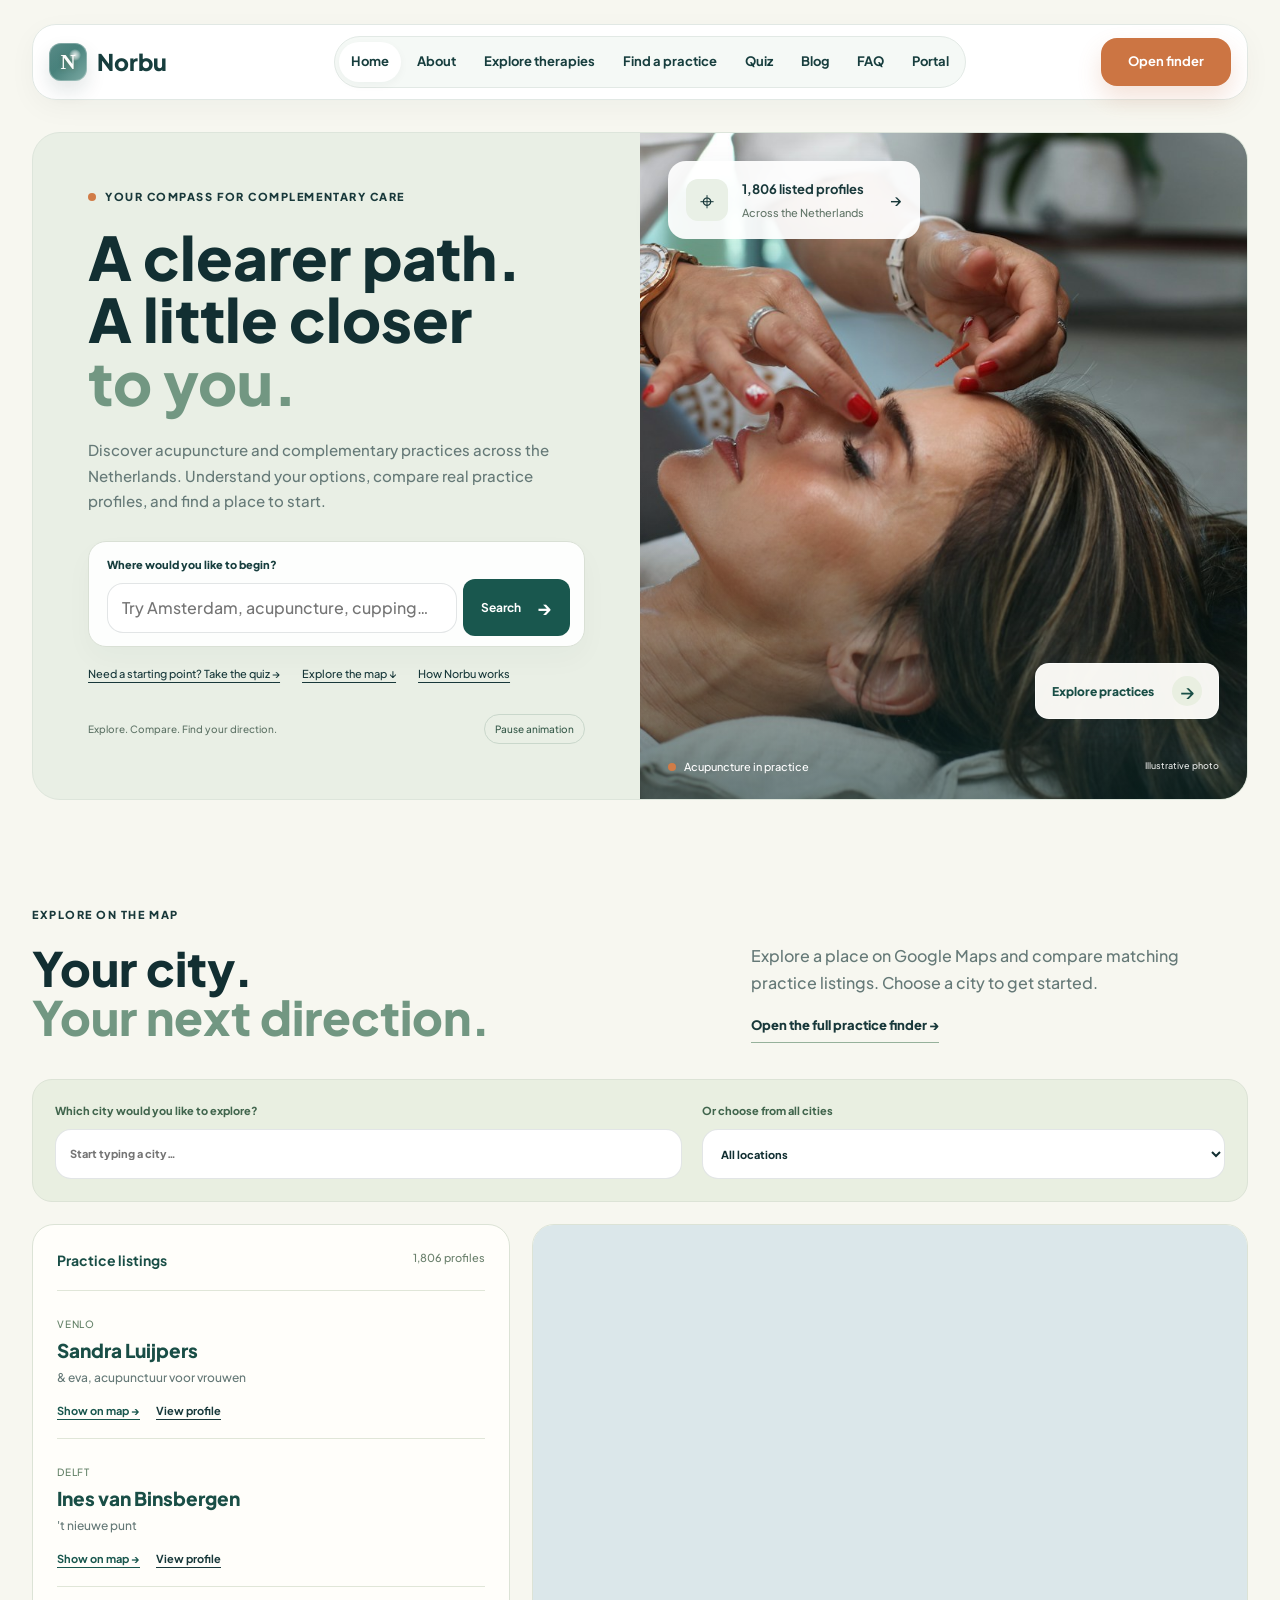
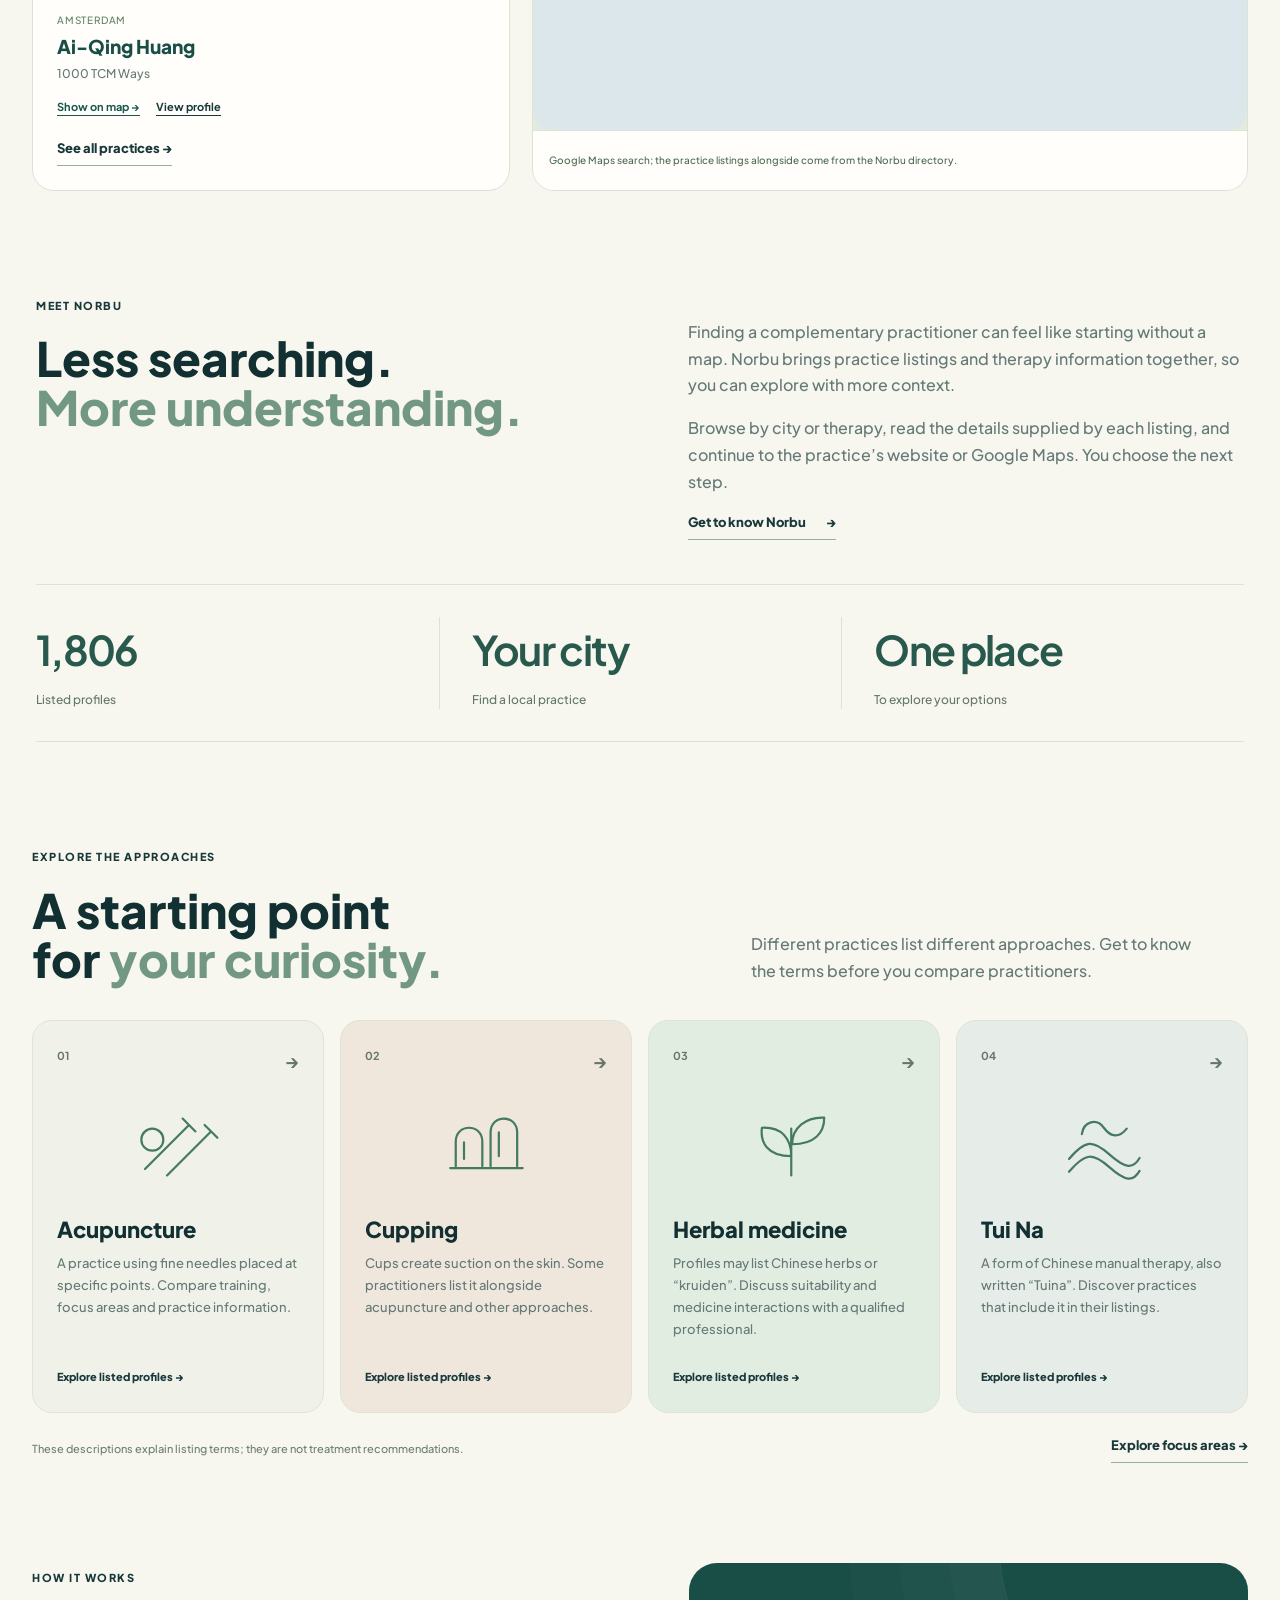
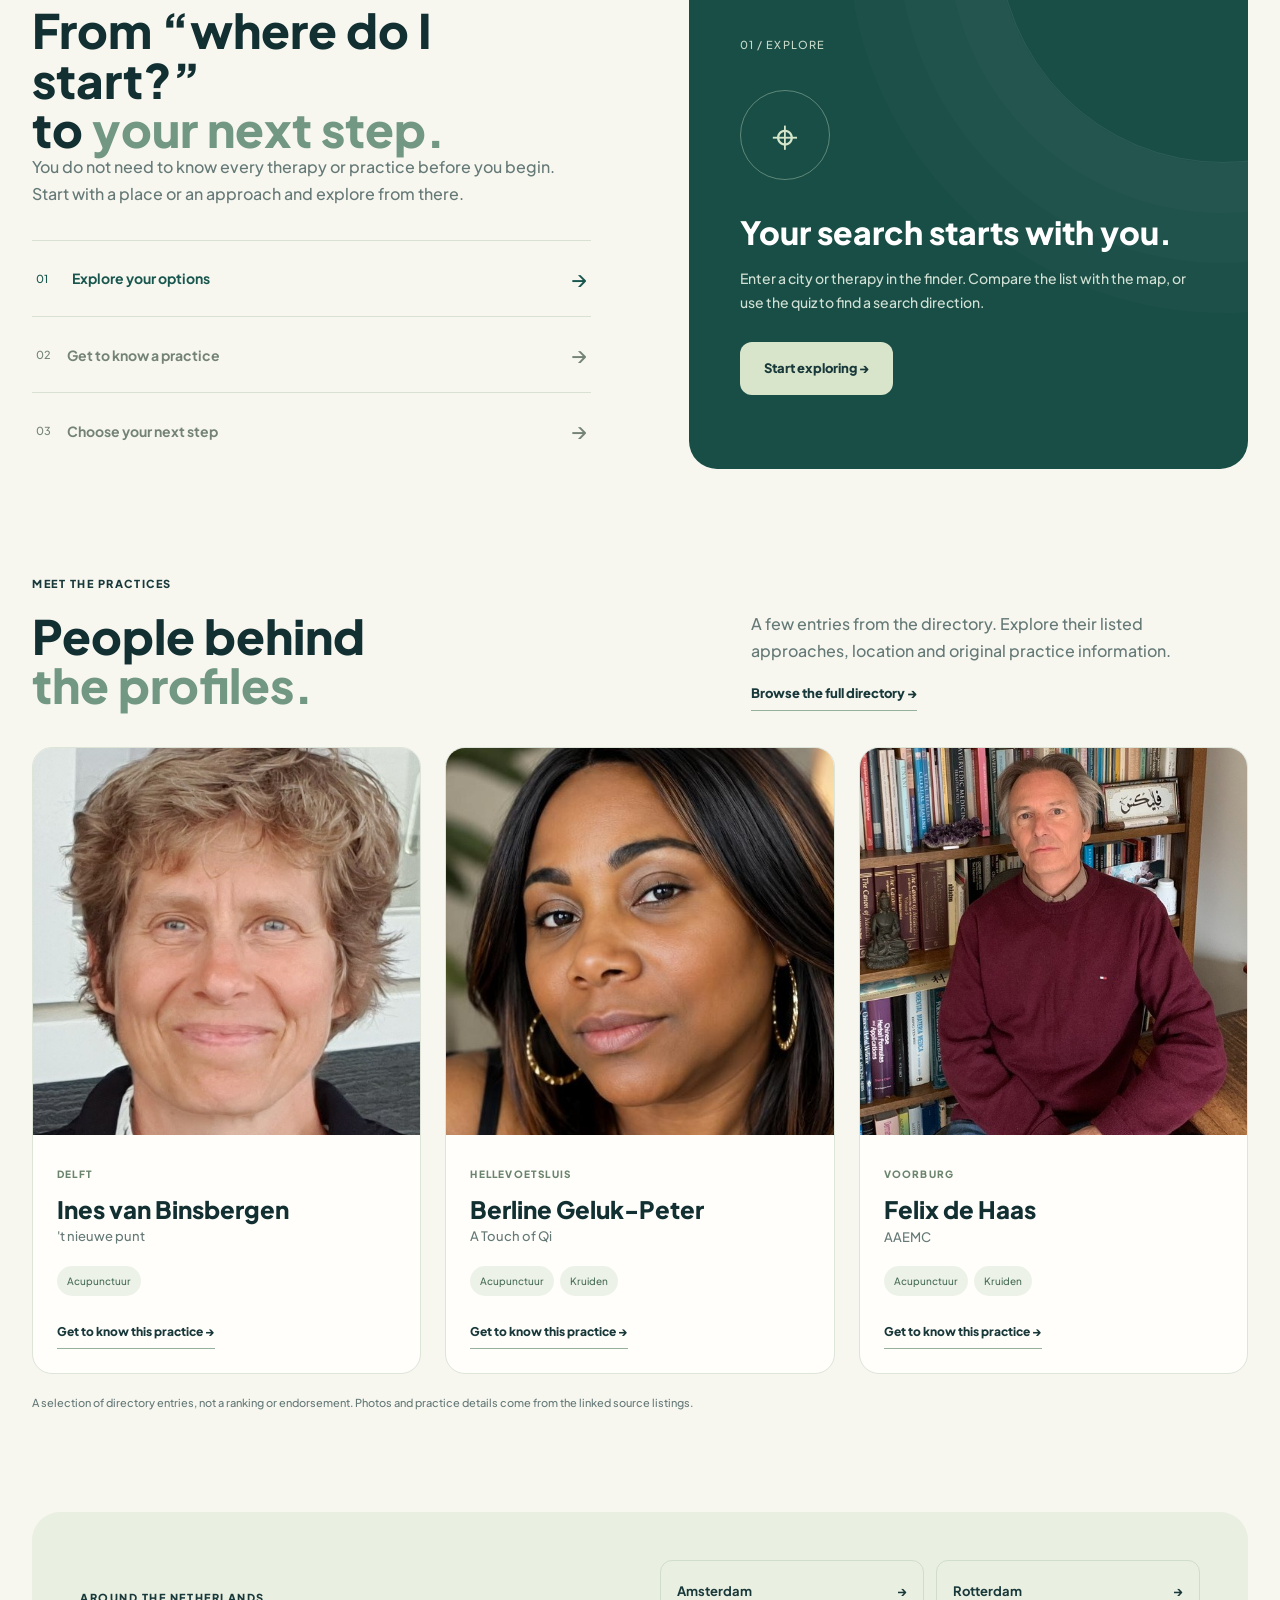
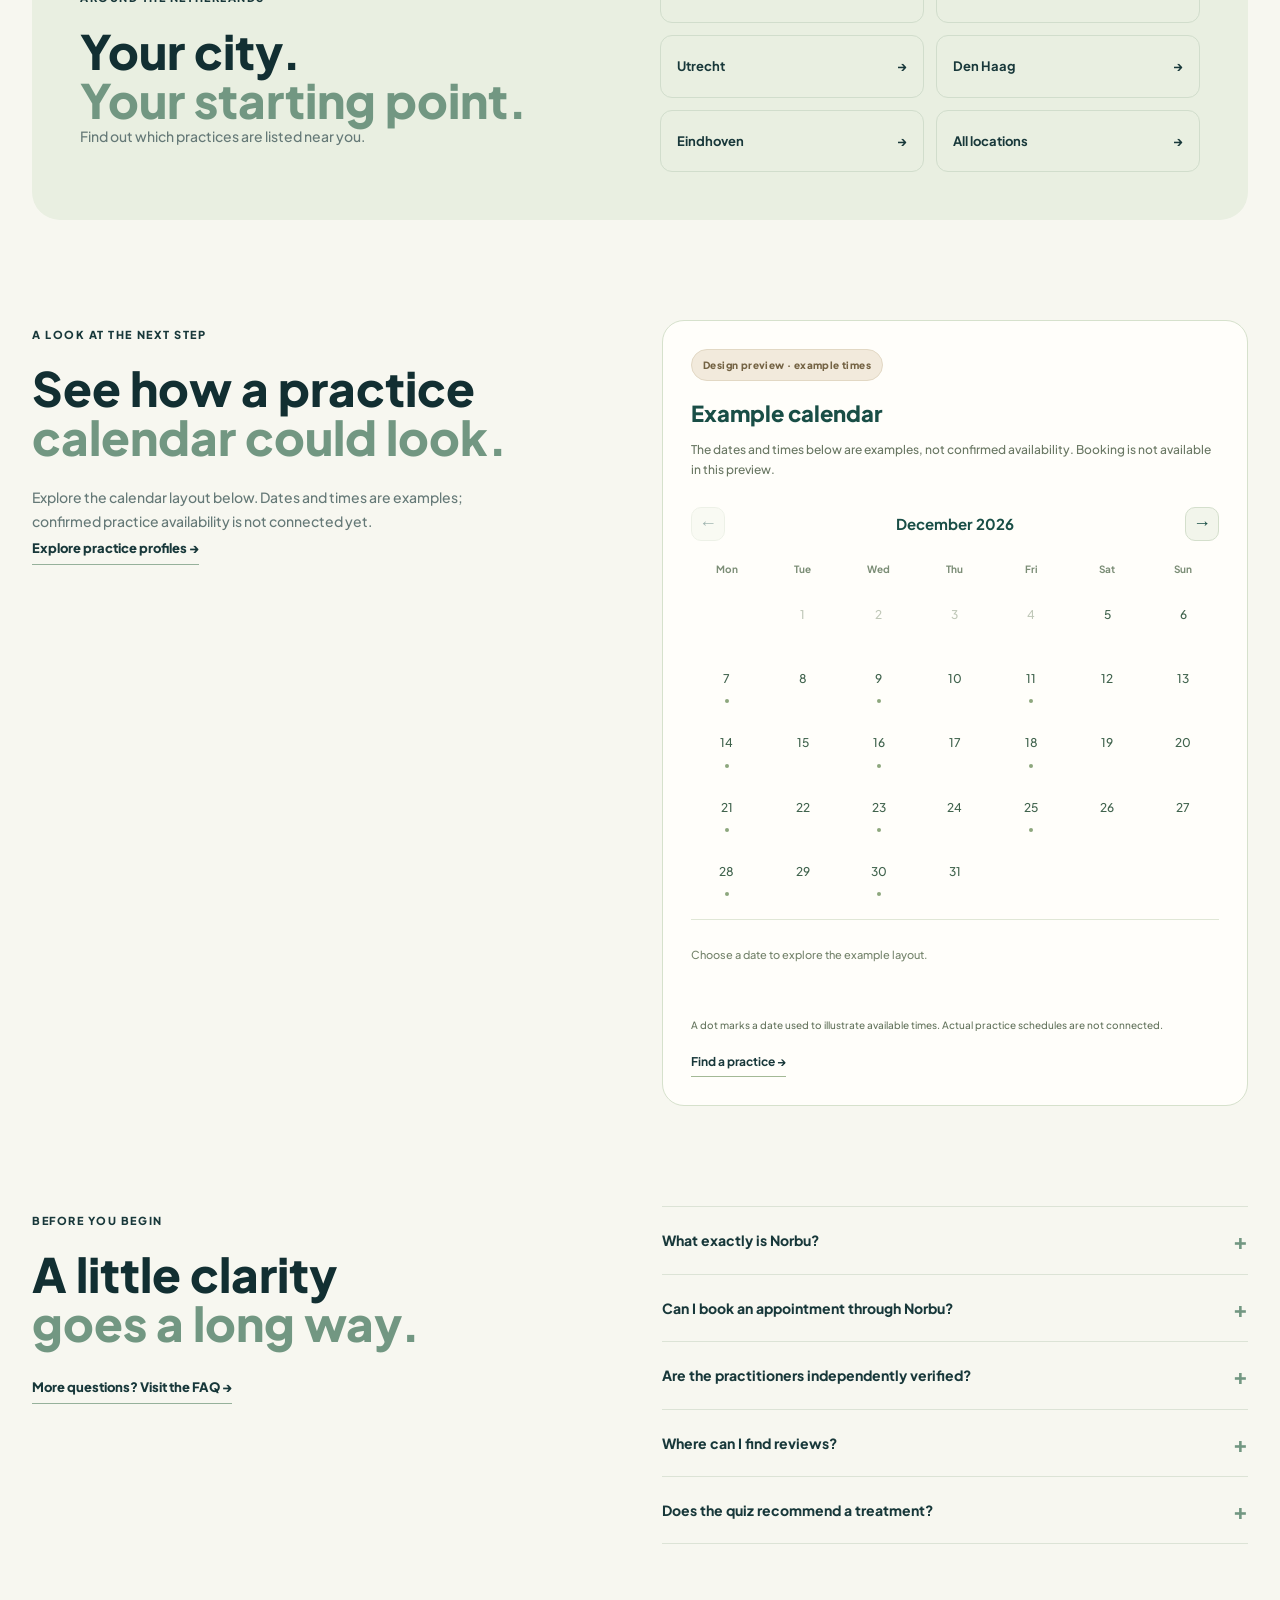
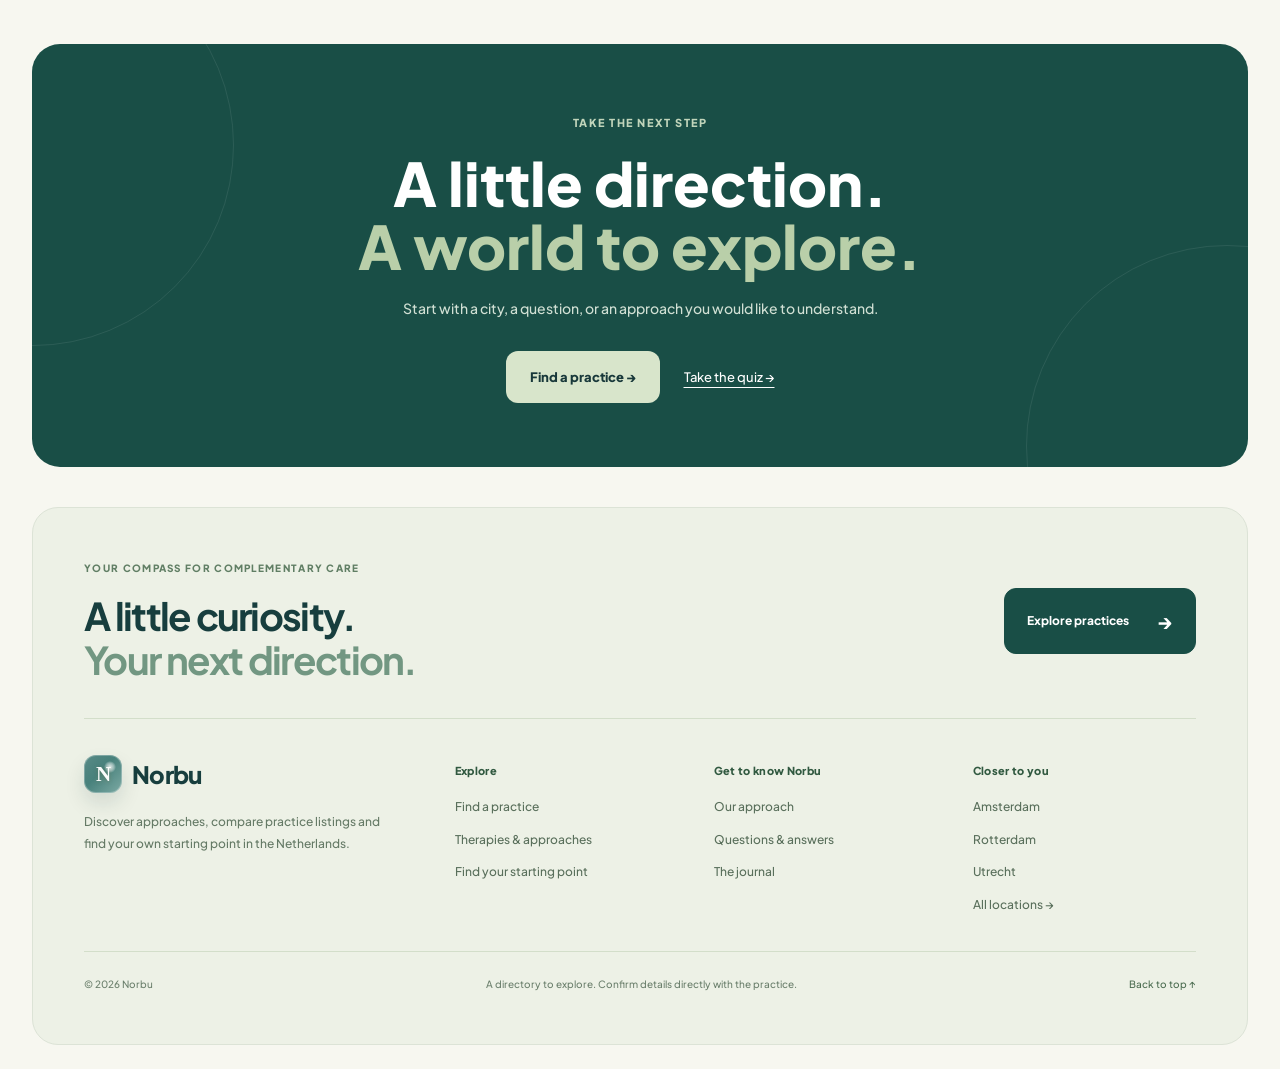
<file: index.html>
<!DOCTYPE html>
<html lang="en">
<head>
  <meta charset="UTF-8">
  <meta name="viewport" content="width=device-width, initial-scale=1.0">
  <title>Norbu | Acupuncture directory</title>
  <meta name="description" content="Browse acupuncture therapist profiles in The Netherlands by city and focus area, then continue to Google Maps for location details and any reviews available on Google.">
  <link rel="stylesheet" href="style.css">
  <link rel="icon" type="image/svg+xml" href="favicon.svg">
  <link rel="stylesheet" href="site-shell.css?v=20261116-9">
  <link rel="stylesheet" href="home.css?v=20261116-9">
  <link rel="stylesheet" href="discovery.css?v=20261117-1">
</head>
<body class="site-layout norbu-site-page home-refresh" data-home-motion="on">
  <div class="page" id="top">
<header class="topbar norbu-topbar">
      <a class="brand brand-link" href="index.html" aria-label="Norbu home"><div class="brand-mark" aria-hidden="true"></div><span>Norbu</span></a>
      <div class="shell" id="site-shell">
        <nav class="nav" id="site-nav" aria-label="Main navigation">
          <a class="active" aria-current="page" href="index.html">Home</a>
          <a href="about.html">About</a>
          <a href="therapies.html">Explore therapies</a>
          <a href="practitioners.html">Find a practice</a>
          <a href="quiz.html">Quiz</a>
          <a href="blog.html">Blog</a>
          <a href="faq.html">FAQ</a>
          <a href="platform.html">Portal</a>
        </nav>
        <button class="menu-toggle" id="menu-toggle" type="button" aria-expanded="false" aria-controls="site-nav" aria-label="Open navigation"><span></span><span></span><span></span></button>
      </div>
      <a class="book-btn" href="practitioners.html">Open finder</a>
    </header>
    <main class="compass-home">
      <section class="compass-hero" aria-labelledby="home-title">
        <div class="compass-hero-copy">
          <span class="compass-eyebrow"><span class="compass-dot"></span> Your compass for complementary care</span>
          <h1 id="home-title"><span>A clearer path.</span><span>A little closer</span><em>to you.</em></h1>
          <p>Discover acupuncture and complementary practices across the Netherlands. Understand your options, compare real practice profiles, and find a place to start.</p>
          <form class="compass-search" id="home-search" action="practitioners.html" method="get">
            <label for="home-search-input">Where would you like to begin?</label>
            <div><input id="home-search-input" name="search" type="search" placeholder="Try Amsterdam, acupuncture, cupping…"><button type="submit" aria-label="Search practices">Search <span aria-hidden="true">→</span></button></div>
          </form>
          <div class="compass-hero-links"><a href="quiz.html">Need a starting point? Take the quiz <span aria-hidden="true">→</span></a><a href="#explore-map">Explore the map ↓</a><a href="#how-it-works">How Norbu works</a></div>
          <div class="compass-hero-bottom"><span>Explore. Compare. Find your direction.</span><button id="home-motion-toggle" type="button" aria-pressed="false">Pause animation</button></div>
        </div>
        <div class="compass-hero-art">
          <div class="compass-photo-frame"><img class="compass-hero-photo" src="home-acupuncture.jpg" width="1400" height="933" alt="A practitioner carefully placing an acupuncture needle during a treatment" fetchpriority="high"></div>
          <a class="compass-orbit compass-hero-cta" href="practitioners.html"><span>Explore practices</span><span aria-hidden="true">→</span></a>
          <a class="compass-float compass-float-top" href="practitioners.html"><span class="compass-float-icon" aria-hidden="true">⌖</span><div><strong><span data-profile-count>1,806</span> listed profiles</strong><span>Across the Netherlands</span></div><span aria-hidden="true">→</span></a>
          <div class="compass-photo-note"><span class="compass-dot"></span> Acupuncture in practice <small>Illustrative photo</small></div>
        </div>
      </section>


      <section class="home-map-section" id="explore-map" aria-labelledby="home-map-title" data-home-reveal>
        <div class="compass-section-heading"><div><span class="compass-eyebrow">Explore on the map</span><h2 id="home-map-title">Your city.<br><em>Your next direction.</em></h2></div><div><p>Explore a place on Google Maps and compare matching practice listings. Choose a city to get started.</p><a class="compass-text-link" id="home-map-all-link" href="practitioners.html">Open the full practice finder →</a></div></div>
        <div class="home-map-controls"><label class="home-city-search"><span>Which city would you like to explore?</span><span data-city-picker data-city-target="home-map-city"><input class="city-picker-input" type="search" placeholder="Start typing a city…" autocomplete="off" role="combobox" aria-autocomplete="list" aria-expanded="false" aria-controls="home-city-suggestions"><ul class="city-picker-list" id="home-city-suggestions" role="listbox" aria-label="Suggested cities" hidden></ul><span class="city-picker-status" role="status"></span></span></label><label class="home-city-select"><span>Or choose from all cities</span><select id="home-map-city"><option value="all">All locations</option></select></label></div>
        <div class="directory-layout home-map-layout" data-finder-view="map"><div class="home-map-results"><div class="home-map-results-heading"><strong>Practice listings</strong><span id="home-map-results-count" role="status"></span></div><div id="home-map-practices"></div><a class="compass-text-link" id="home-map-more-link" href="practitioners.html">See all practices →</a></div><aside class="home-map-panel directory-map-panel" id="directory-map-panel"><div class="finder-map-surface"><div class="home-map-canvas"><div id="finder-google-map" aria-label="Practice overview on Google Maps" hidden></div><div class="practitioner-map-frame directory-map-frame"><iframe id="directory-map" title="Google Maps practice search" src="https://www.google.com/maps?q=acupuncture%20Netherlands&z=7&output=embed" loading="lazy" referrerpolicy="no-referrer-when-downgrade"></iframe></div></div><p class="finder-map-status" id="finder-map-status" role="status">Google Maps search; the practice listings alongside come from the Norbu directory.</p><a id="finder-location-source" class="finder-location-source" href="https://www.pdok.nl/introductie/-/article/basisregistratie-adressen-en-gebouwen-ba-1" target="_blank" rel="noopener noreferrer" hidden>Locations: PDOK / BAG</a></div><div class="home-map-preview" id="finder-map-preview" hidden><button class="finder-preview-close" type="button" aria-label="Close practice preview">×</button><span>Selected practice</span><h3 id="directory-name"></h3><p id="directory-specialty"></p><div><a id="directory-profile-link" href="practitioners.html">View practice →</a><a id="directory-map-link" href="https://www.google.com/maps/search/?api=1&query=acupuncture%20Netherlands" target="_blank" rel="noopener noreferrer">Open Google Maps →</a></div></div></aside></div>
      </section>

      <section class="compass-intro" aria-labelledby="intro-title" data-home-reveal>
        <div><span class="compass-eyebrow">Meet Norbu</span><h2 id="intro-title">Less searching.<br><em>More understanding.</em></h2></div>
        <div class="compass-intro-copy"><p>Finding a complementary practitioner can feel like starting without a map. Norbu brings practice listings and therapy information together, so you can explore with more context.</p><p>Browse by city or therapy, read the details supplied by each listing, and continue to the practice’s website or Google Maps. You choose the next step.</p><a class="compass-text-link" href="about.html">Get to know Norbu <span aria-hidden="true">→</span></a></div>
        <div class="compass-stats"><div><strong data-count-target="1806" data-count-key="profiles">1,806</strong><span>Listed profiles</span></div><div><strong>Your city</strong><span>Find a local practice</span></div><div><strong>One place</strong><span>To explore your options</span></div></div>
      </section>

      <section class="compass-therapies" aria-labelledby="therapy-title" data-home-reveal>
        <div class="compass-section-heading"><div><span class="compass-eyebrow">Explore the approaches</span><h2 id="therapy-title">A starting point<br>for <em>your curiosity.</em></h2></div><p>Different practices list different approaches. Get to know the terms before you compare practitioners.</p></div>
        <div class="compass-therapy-grid">
          <a class="compass-therapy-card" href="practitioners.html?search=acupuncture"><span class="compass-therapy-number">01 <span aria-hidden="true">→</span></span><svg viewBox="0 0 120 90" fill="none" aria-hidden="true"><path d="M24 69 72 21M48 76 96 28M65 14l14 14M89 21l14 14"/><circle cx="32" cy="37" r="12"/></svg><h3>Acupuncture</h3><p>A practice using fine needles placed at specific points. Compare training, focus areas and practice information.</p><span class="compass-card-link">Explore listed profiles →</span></a>
          <a class="compass-therapy-card" href="practitioners.html?search=cupping"><span class="compass-therapy-number">02 <span aria-hidden="true">→</span></span><svg viewBox="0 0 120 90" fill="none" aria-hidden="true"><path d="M27 66V39c0-20 29-20 29 0v27M65 66V29c0-20 29-20 29 0v37M21 68h41M59 68h41"/><path d="M36 40v18m38-29v26"/></svg><h3>Cupping</h3><p>Cups create suction on the skin. Some practitioners list it alongside acupuncture and other approaches.</p><span class="compass-card-link">Explore listed profiles →</span></a>
          <a class="compass-therapy-card" href="practitioners.html?search=herbal%20medicine"><span class="compass-therapy-number">03 <span aria-hidden="true">→</span></span><svg viewBox="0 0 120 90" fill="none" aria-hidden="true"><path d="M57 76V25m0 30C31 55 23 40 25 24c21-1 32 11 32 31Zm1-13c25 0 35-13 35-29-20-1-35 11-35 29Z"/></svg><h3>Herbal medicine</h3><p>Profiles may list Chinese herbs or “kruiden”. Discuss suitability and medicine interactions with a qualified professional.</p><span class="compass-card-link">Explore listed profiles →</span></a>
          <a class="compass-therapy-card" href="practitioners.html?search=tui%20na"><span class="compass-therapy-number">04 <span aria-hidden="true">→</span></span><svg viewBox="0 0 120 90" fill="none" aria-hidden="true"><path d="M24 58c18-21 26-21 44-5s26 16 33 4M24 72c18-21 26-21 44-5s26 16 33 4M38 31c2-14 16-18 24-7s17 11 25 1"/></svg><h3>Tui Na</h3><p>A form of Chinese manual therapy, also written “Tuina”. Discover practices that include it in their listings.</p><span class="compass-card-link">Explore listed profiles →</span></a>
        </div>
        <div class="compass-therapy-footer"><span>These descriptions explain listing terms; they are not treatment recommendations.</span><a class="compass-text-link" href="therapies.html">Explore focus areas →</a></div>
      </section>

      <section class="compass-steps" id="how-it-works" aria-labelledby="steps-title" data-home-reveal>
        <div class="compass-steps-copy"><span class="compass-eyebrow">How it works</span><h2 id="steps-title">From “where do I start?”<br>to <em>your next step.</em></h2><p>You do not need to know every therapy or practice before you begin. Start with a place or an approach and explore from there.</p><div class="compass-step-buttons" role="group" aria-label="Explore the search steps"><button type="button" data-home-step="0" aria-pressed="true"><span>01</span><strong>Explore your options</strong><span aria-hidden="true">→</span></button><button type="button" data-home-step="1" aria-pressed="false"><span>02</span><strong>Get to know a practice</strong><span aria-hidden="true">→</span></button><button type="button" data-home-step="2" aria-pressed="false"><span>03</span><strong>Choose your next step</strong><span aria-hidden="true">→</span></button></div></div>
        <div class="compass-step-stage" aria-live="polite"><div class="compass-stage-decoration" aria-hidden="true"></div><span class="compass-stage-label" id="home-step-label">01 / Explore</span><div class="compass-stage-icon" id="home-step-icon" aria-hidden="true">⌖</div><h3 id="home-step-title">Your search starts with you.</h3><p id="home-step-copy">Enter a city or therapy in the finder. Compare the list with the map, or use the quiz to find a search direction.</p><a class="compass-button" id="home-step-link" href="practitioners.html">Start exploring →</a></div>
      </section>

      <section class="compass-practices" aria-labelledby="practices-title" data-home-reveal>
        <div class="compass-section-heading"><div><span class="compass-eyebrow">Meet the practices</span><h2 id="practices-title">People behind<br><em>the profiles.</em></h2></div><div><p>A few entries from the directory. Explore their listed approaches, location and original practice information.</p><a class="compass-text-link" href="practitioners.html">Browse the full directory →</a></div></div>
        <div class="compass-practice-grid" id="home-practices"></div>
        <p class="compass-small-print">A selection of directory entries, not a ranking or endorsement. Photos and practice details come from the linked source listings.</p>
      </section>

      <section class="compass-cities" aria-labelledby="cities-title" data-home-reveal><div><span class="compass-eyebrow">Around the Netherlands</span><h2 id="cities-title">Your city.<br><em>Your starting point.</em></h2><p>Find out which practices are listed near you.</p></div><div class="compass-city-links"><a href="practitioners.html?city=Amsterdam">Amsterdam <span aria-hidden="true">→</span></a><a href="practitioners.html?city=Rotterdam">Rotterdam <span aria-hidden="true">→</span></a><a href="practitioners.html?city=Utrecht">Utrecht <span aria-hidden="true">→</span></a><a href="practitioners.html?city=Den%20Haag">Den Haag <span aria-hidden="true">→</span></a><a href="practitioners.html?city=Eindhoven">Eindhoven <span aria-hidden="true">→</span></a><a href="practitioners.html">All locations <span aria-hidden="true">→</span></a></div></section>

      <section class="availability-section" id="appointment-preview" data-home-reveal><div><span class="compass-eyebrow">A look at the next step</span><h2>See how a practice<br><em>calendar could look.</em></h2><p>Explore the calendar layout below. Dates and times are examples; confirmed practice availability is not connected yet.</p><a class="compass-text-link" href="practitioners.html">Explore practice profiles →</a></div><div data-appointment-preview></div></section>
      <section class="compass-questions" aria-labelledby="questions-title" data-home-reveal><div><span class="compass-eyebrow">Before you begin</span><h2 id="questions-title">A little clarity<br><em>goes a long way.</em></h2><a class="compass-text-link" href="faq.html">More questions? Visit the FAQ →</a></div><div class="compass-faq-list"><details><summary>What exactly is Norbu?</summary><p>Norbu is a directory for exploring acupuncture and complementary practice listings in the Netherlands. It brings together available profile information, therapy search terms and links to original sources.</p></details><details><summary>Can I book an appointment through Norbu?</summary><p>Direct booking is not available yet. Open the practice’s website or Google Maps listing to check contact details and ask the practice about appointments.</p></details><details><summary>Are the practitioners independently verified?</summary><p>Directory entries come from listed external sources. Inclusion does not mean Norbu has independently verified a practitioner’s qualifications. Check registration, training and suitability directly with the provider.</p></details><details><summary>Where can I find reviews?</summary><p>Use the Google Maps link on each practice profile to check available Google reviews. Reviews and ratings are managed by Google. Norbu does not publish its own patient reviews.</p></details><details><summary>Does the quiz recommend a treatment?</summary><p>The quiz offers a starting direction for browsing. It does not diagnose, assess suitability or replace advice from a qualified healthcare professional.</p></details></div></section>

      <section class="compass-final" data-home-reveal><span class="compass-eyebrow">Take the next step</span><h2>A little direction.<br><em>A world to explore.</em></h2><p>Start with a city, a question, or an approach you would like to understand.</p><div><a class="compass-button compass-button-light" href="practitioners.html">Find a practice →</a><a class="compass-final-secondary" href="quiz.html">Take the quiz →</a></div></section>
    </main>
    <footer class="site-footer compass-footer">
      <div class="cf-lead"><div><span class="cf-eyebrow">Your compass for complementary care</span><h2>A little curiosity.<br><em>Your next direction.</em></h2></div><a class="cf-action" href="practitioners.html">Explore practices <span aria-hidden="true">→</span></a></div>
      <div class="cf-grid"><div class="cf-brand"><a class="brand brand-link" href="index.html" aria-label="Norbu home"><div class="brand-mark" aria-hidden="true"></div><span>Norbu</span></a><p>Discover approaches, compare practice listings and find your own starting point in the Netherlands.</p></div><nav aria-label="Explore Norbu"><h3>Explore</h3><a href="practitioners.html">Find a practice</a><a href="therapies.html">Therapies & approaches</a><a href="quiz.html">Find your starting point</a></nav><nav aria-label="About Norbu"><h3>Get to know Norbu</h3><a href="about.html">Our approach</a><a href="faq.html">Questions & answers</a><a href="blog.html">The journal</a></nav><nav aria-label="Practices by city"><h3>Closer to you</h3><a href="practitioners.html?city=Amsterdam">Amsterdam</a><a href="practitioners.html?city=Rotterdam">Rotterdam</a><a href="practitioners.html?city=Utrecht">Utrecht</a><a href="practitioners.html">All locations →</a></nav></div>
      <div class="cf-bottom"><span>© <span data-footer-year>2026</span> Norbu</span><span>A directory to explore. Confirm details directly with the practice.</span><a href="#top" data-back-to-top>Back to top ↑</a></div>
    </footer>
  </div>
  <script src="practitioners-data.js?v=20261006-3" defer></script>
  <script src="script.js?v=20261116-7" defer></script>
  <script src="site-shell.js?v=20261116-9" defer></script>
  <script src="maps-config.js" defer></script>
  <script src="practitioner-locations.js?v=20261116-10" defer></script>
  <script src="map-clusters.js?v=20261116-10" defer></script>
  <script src="finder-map.js?v=20261116-10" defer></script>
  <script src="home-map.js?v=20261117-1" defer></script>
  <script src="city-picker.js?v=20261117-1" defer></script>
  <script src="appointment-preview.js?v=20261117-1" defer></script>
  <script src="home.js?v=20261116-7" defer></script>
</body>
</html>
</file>
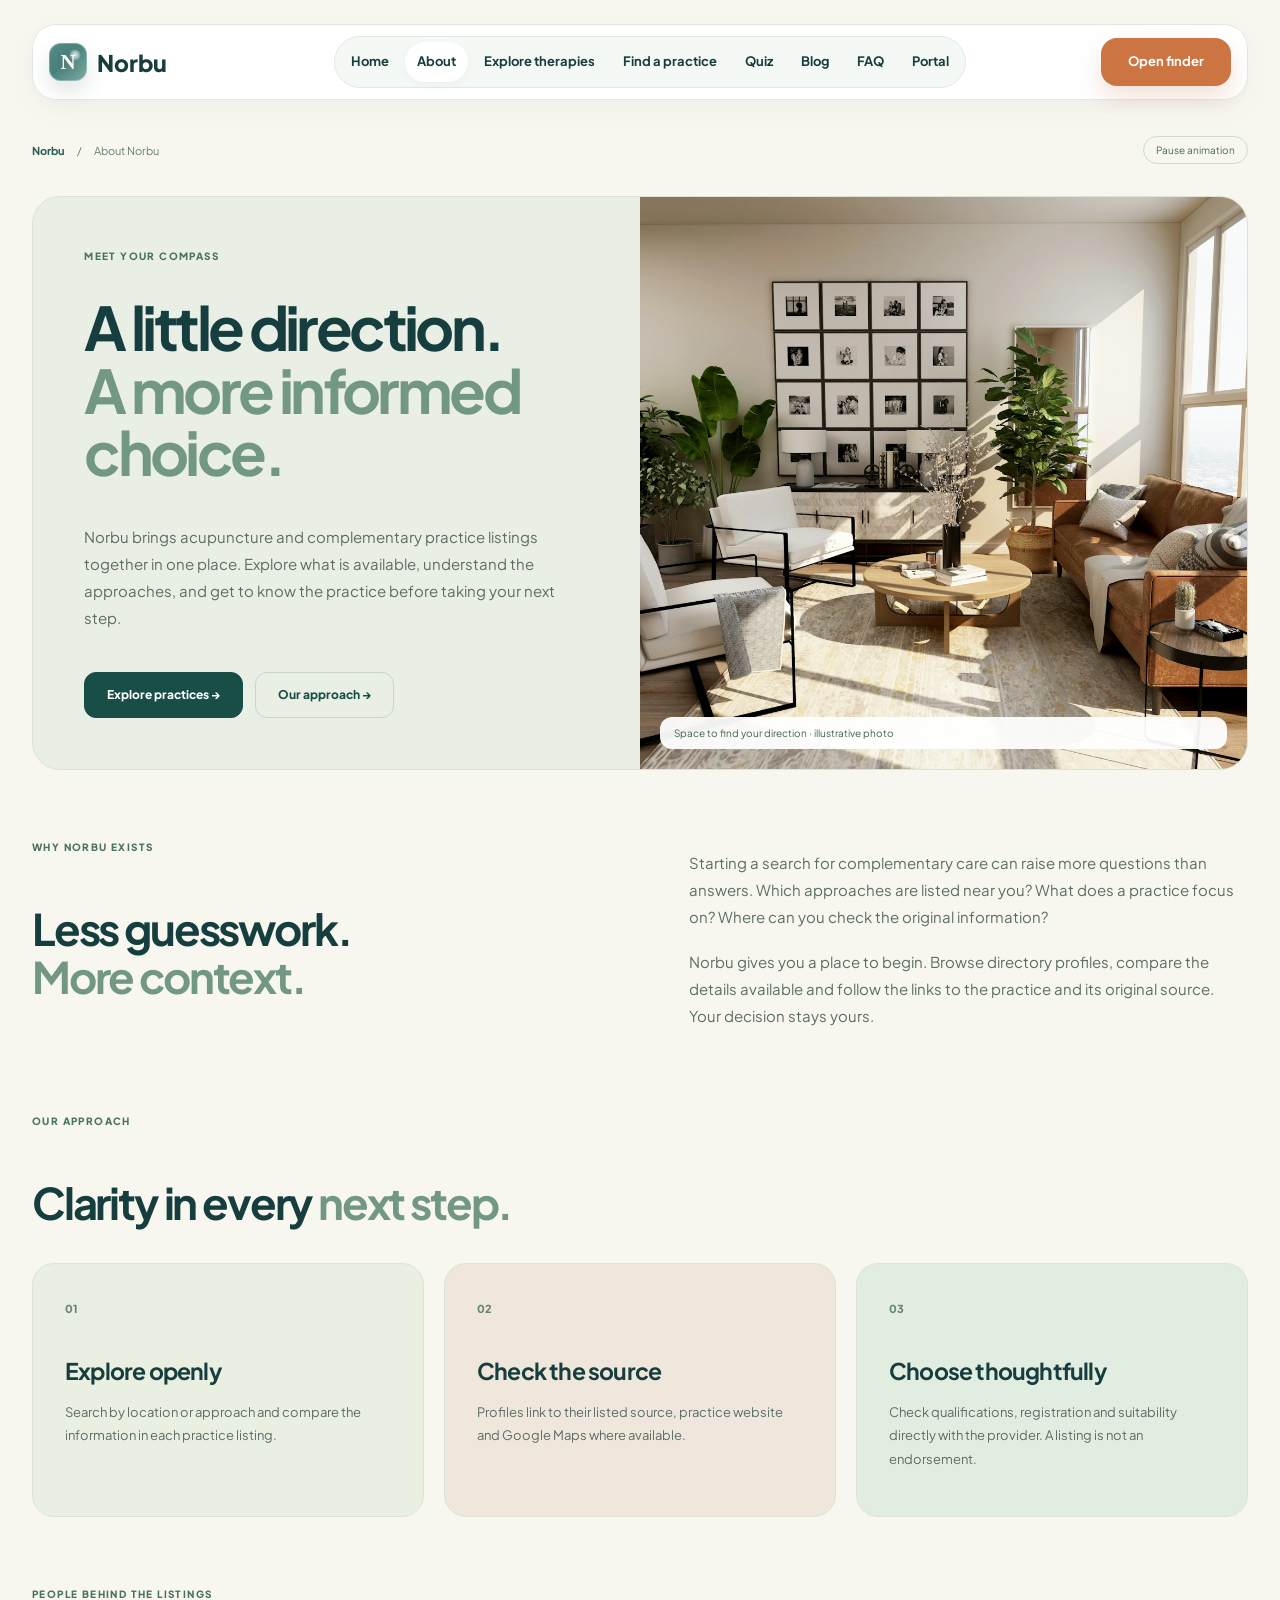
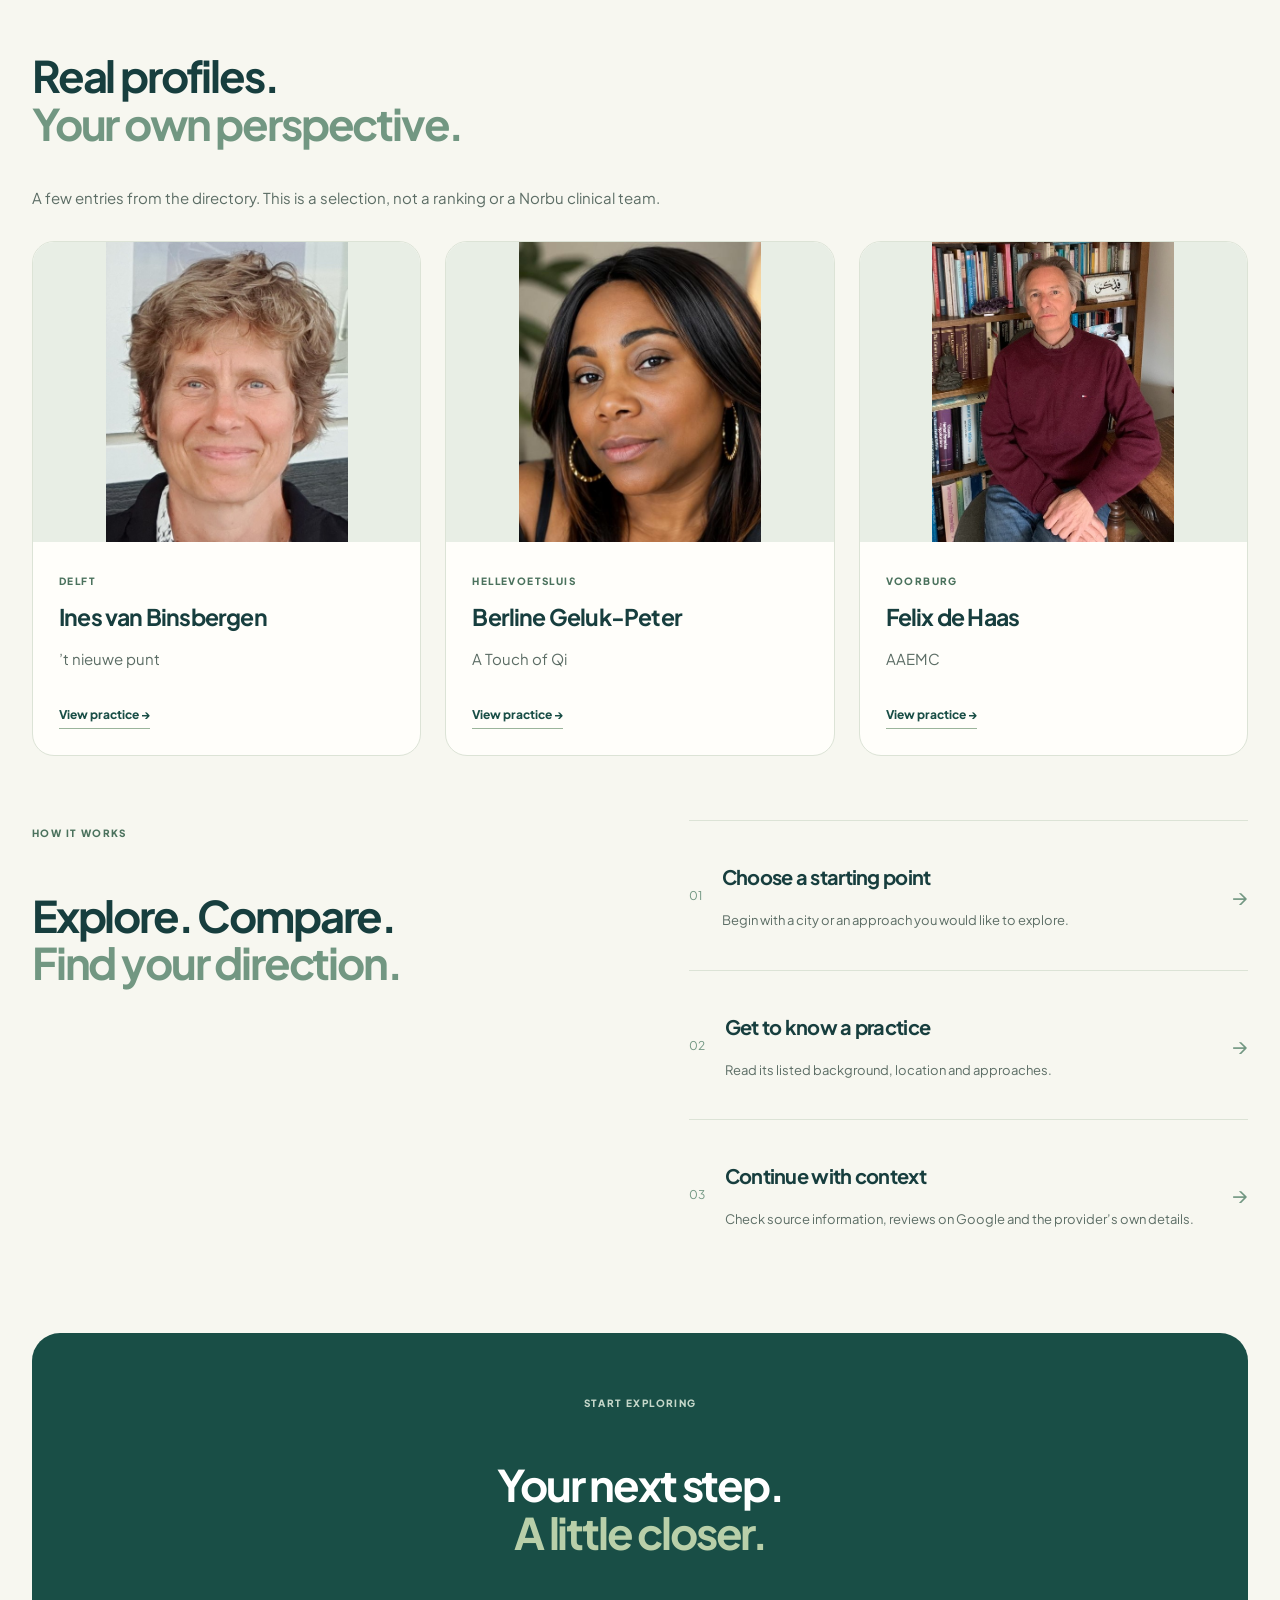
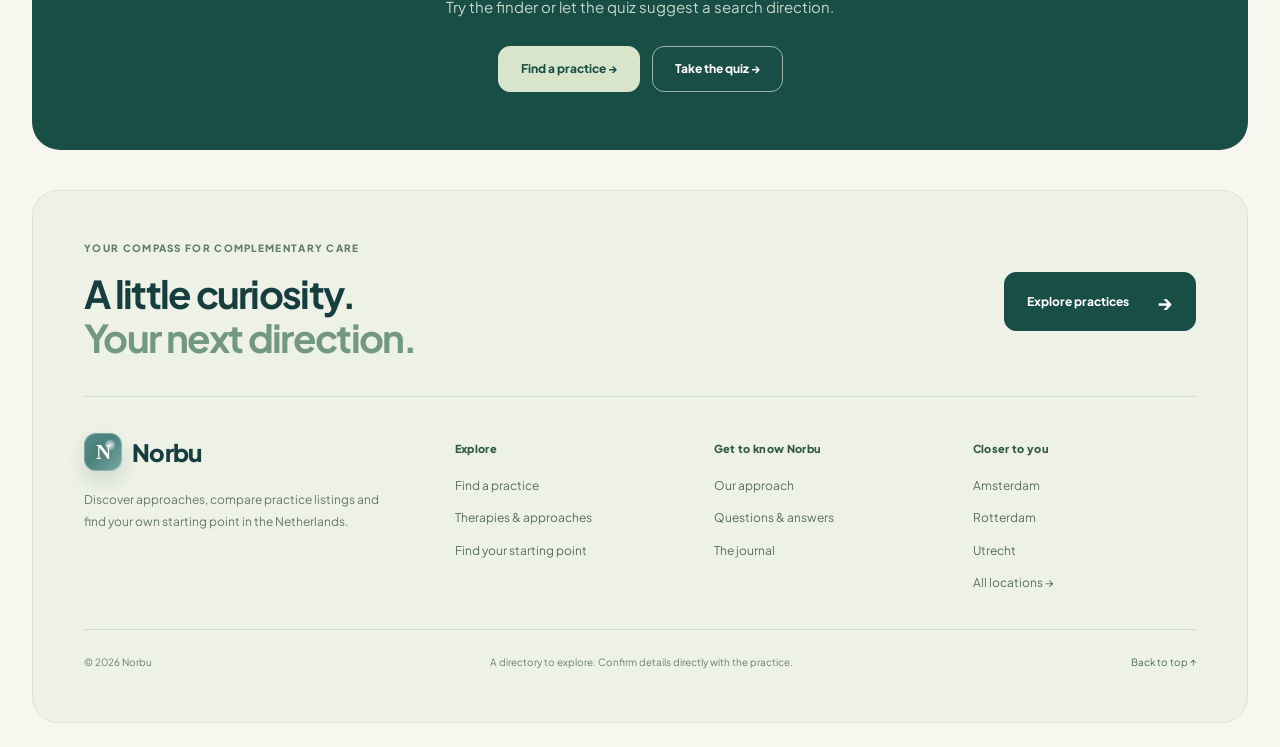
<file: about.html>
<!DOCTYPE html>
<html lang="en">
<head>
  <meta charset="UTF-8">
  <meta name="viewport" content="width=device-width, initial-scale=1.0">
  <title>About Norbu</title>
  <link rel="stylesheet" href="style.css">
  <link rel="icon" type="image/svg+xml" href="favicon.svg">
  <link rel="stylesheet" href="site-shell.css?v=20261116-9">
  <link rel="stylesheet" href="compass-pages.css?v=20261116-9">
</head>
<body id="norbu-interior" class="compass-page site-layout home-page about-page">
  <div class="page" id="top">
    <header class="topbar norbu-topbar">
      <a class="brand brand-link" href="index.html" aria-label="Norbu home"><div class="brand-mark" aria-hidden="true"></div><span>Norbu</span></a>
      <div class="shell" id="site-shell">
        <nav class="nav" id="site-nav" aria-label="Main navigation">
          <a href="index.html">Home</a>
          <a class="active" aria-current="page" href="about.html">About</a>
          <a href="therapies.html">Explore therapies</a>
          <a href="practitioners.html">Find a practice</a>
          <a href="quiz.html">Quiz</a>
          <a href="blog.html">Blog</a>
          <a href="faq.html">FAQ</a>
          <a href="platform.html">Portal</a>
        </nav>
        <button class="menu-toggle" id="menu-toggle" type="button" aria-expanded="false" aria-controls="site-nav" aria-label="Open navigation"><span></span><span></span><span></span></button>
      </div>
      <a class="book-btn" href="practitioners.html">Open finder</a>
    </header>

    <main class="about-main">
      <div class="cp-topline"><div><a href="index.html">Norbu</a><span aria-hidden="true">/</span><span>About Norbu</span></div><button type="button" id="page-motion-toggle" aria-pressed="false">Pause animation</button></div>
      <section class="cp-hero cp-about-hero"><div class="cp-hero-copy"><span class="cp-eyebrow">Meet your compass</span><h1>A little direction.<br><em>A more informed choice.</em></h1><p>Norbu brings acupuncture and complementary practice listings together in one place. Explore what is available, understand the approaches, and get to know the practice before taking your next step.</p><div class="cp-actions"><a class="btn btn-primary" href="practitioners.html">Explore practices →</a><a class="btn btn-secondary" href="#about-story">Our approach →</a></div></div><div class="cp-hero-visual"><img src="about-space.jpg" width="1400" height="1050" alt="A bright, welcoming interior with comfortable seating, plants and natural light"><span class="cp-image-note">Space to find your direction · illustrative photo</span></div></section>
      <section class="cp-editorial" id="about-story"><div><span class="cp-eyebrow">Why Norbu exists</span><h2>Less guesswork.<br><em>More context.</em></h2></div><div><p>Starting a search for complementary care can raise more questions than answers. Which approaches are listed near you? What does a practice focus on? Where can you check the original information?</p><p>Norbu gives you a place to begin. Browse directory profiles, compare the details available and follow the links to the practice and its original source. Your decision stays yours.</p></div></section>
      <section class="cp-section" id="about-values"><div class="cp-section-heading"><span class="cp-eyebrow">Our approach</span><h2>Clarity in every <em>next step.</em></h2></div><div class="cp-value-grid"><article class="cp-value-card"><span class="cp-card-number">01</span><h3>Explore openly</h3><p>Search by location or approach and compare the information in each practice listing.</p></article><article class="cp-value-card"><span class="cp-card-number">02</span><h3>Check the source</h3><p>Profiles link to their listed source, practice website and Google Maps where available.</p></article><article class="cp-value-card"><span class="cp-card-number">03</span><h3>Choose thoughtfully</h3><p>Check qualifications, registration and suitability directly with the provider. A listing is not an endorsement.</p></article></div></section>
      <section class="cp-section" id="about-team"><div class="cp-section-heading"><span class="cp-eyebrow">People behind the listings</span><h2>Real profiles.<br><em>Your own perspective.</em></h2><p>A few entries from the directory. This is a selection, not a ranking or a Norbu clinical team.</p></div><div class="cp-real-profiles"><article class="cp-real-profile"><img src="home-ines.jpg" width="527" height="653" loading="lazy" alt="Portrait from Ines van Binsbergen’s listed practice"><div><span class="cp-eyebrow">Delft</span><h3>Ines van Binsbergen</h3><p>’t nieuwe punt</p><a class="cp-text-link" href="practitioner-detail.html?id=ines-van-binsbergen-delft-t-nieuwe-punt">View practice →</a></div></article><article class="cp-real-profile"><img src="home-berline.jpg" width="516" height="640" loading="lazy" alt="Portrait from Berline Geluk-Peter’s listed practice"><div><span class="cp-eyebrow">Hellevoetsluis</span><h3>Berline Geluk-Peter</h3><p>A Touch of Qi</p><a class="cp-text-link" href="practitioner-detail.html?id=berline-geluk-peter-hellevoetsluis-a-touch-of-qi">View practice →</a></div></article><article class="cp-real-profile"><img src="home-felix.jpg" width="557" height="693" loading="lazy" alt="Portrait from Felix de Haas’s listed practice"><div><span class="cp-eyebrow">Voorburg</span><h3>Felix de Haas</h3><p>AAEMC</p><a class="cp-text-link" href="practitioner-detail.html?id=felix-de-haas-voorburg-aaemc">View practice →</a></div></article></div></section>
      <section class="cp-editorial" id="about-model"><div><span class="cp-eyebrow">How it works</span><h2>Explore. Compare.<br><em>Find your direction.</em></h2></div><div class="cp-numbered-list"><a href="practitioners.html"><span>01</span><div><h3>Choose a starting point</h3><p>Begin with a city or an approach you would like to explore.</p></div><span aria-hidden="true">→</span></a><a href="practitioners.html"><span>02</span><div><h3>Get to know a practice</h3><p>Read its listed background, location and approaches.</p></div><span aria-hidden="true">→</span></a><a href="faq.html"><span>03</span><div><h3>Continue with context</h3><p>Check source information, reviews on Google and the provider’s own details.</p></div><span aria-hidden="true">→</span></a></div></section>
      <section class="cp-final" id="about-contact"><span class="cp-eyebrow">Start exploring</span><h2>Your next step.<br><em>A little closer.</em></h2><p>Try the finder or let the quiz suggest a search direction.</p><div class="cp-actions"><a class="btn btn-primary" href="practitioners.html">Find a practice →</a><a class="btn btn-secondary" href="quiz.html">Take the quiz →</a></div></section>
    </main>

    <footer class="site-footer compass-footer">
      <div class="cf-lead"><div><span class="cf-eyebrow">Your compass for complementary care</span><h2>A little curiosity.<br><em>Your next direction.</em></h2></div><a class="cf-action" href="practitioners.html">Explore practices <span aria-hidden="true">→</span></a></div>
      <div class="cf-grid"><div class="cf-brand"><a class="brand brand-link" href="index.html" aria-label="Norbu home"><div class="brand-mark" aria-hidden="true"></div><span>Norbu</span></a><p>Discover approaches, compare practice listings and find your own starting point in the Netherlands.</p></div><nav aria-label="Explore Norbu"><h3>Explore</h3><a href="practitioners.html">Find a practice</a><a href="therapies.html">Therapies & approaches</a><a href="quiz.html">Find your starting point</a></nav><nav aria-label="About Norbu"><h3>Get to know Norbu</h3><a href="about.html">Our approach</a><a href="faq.html">Questions & answers</a><a href="blog.html">The journal</a></nav><nav aria-label="Practices by city"><h3>Closer to you</h3><a href="practitioners.html?city=Amsterdam">Amsterdam</a><a href="practitioners.html?city=Rotterdam">Rotterdam</a><a href="practitioners.html?city=Utrecht">Utrecht</a><a href="practitioners.html">All locations →</a></nav></div>
      <div class="cf-bottom"><span>© <span data-footer-year>2026</span> Norbu</span><span>A directory to explore. Confirm details directly with the practice.</span><a href="#top" data-back-to-top>Back to top ↑</a></div>
    </footer>
  </div>
  <script src="script.js?v=20261116-8" defer></script>
  <script src="site-shell.js?v=20261116-9" defer></script>
  <script src="compass-pages.js?v=20261116-8" defer></script>
</body>
</html>
</file>
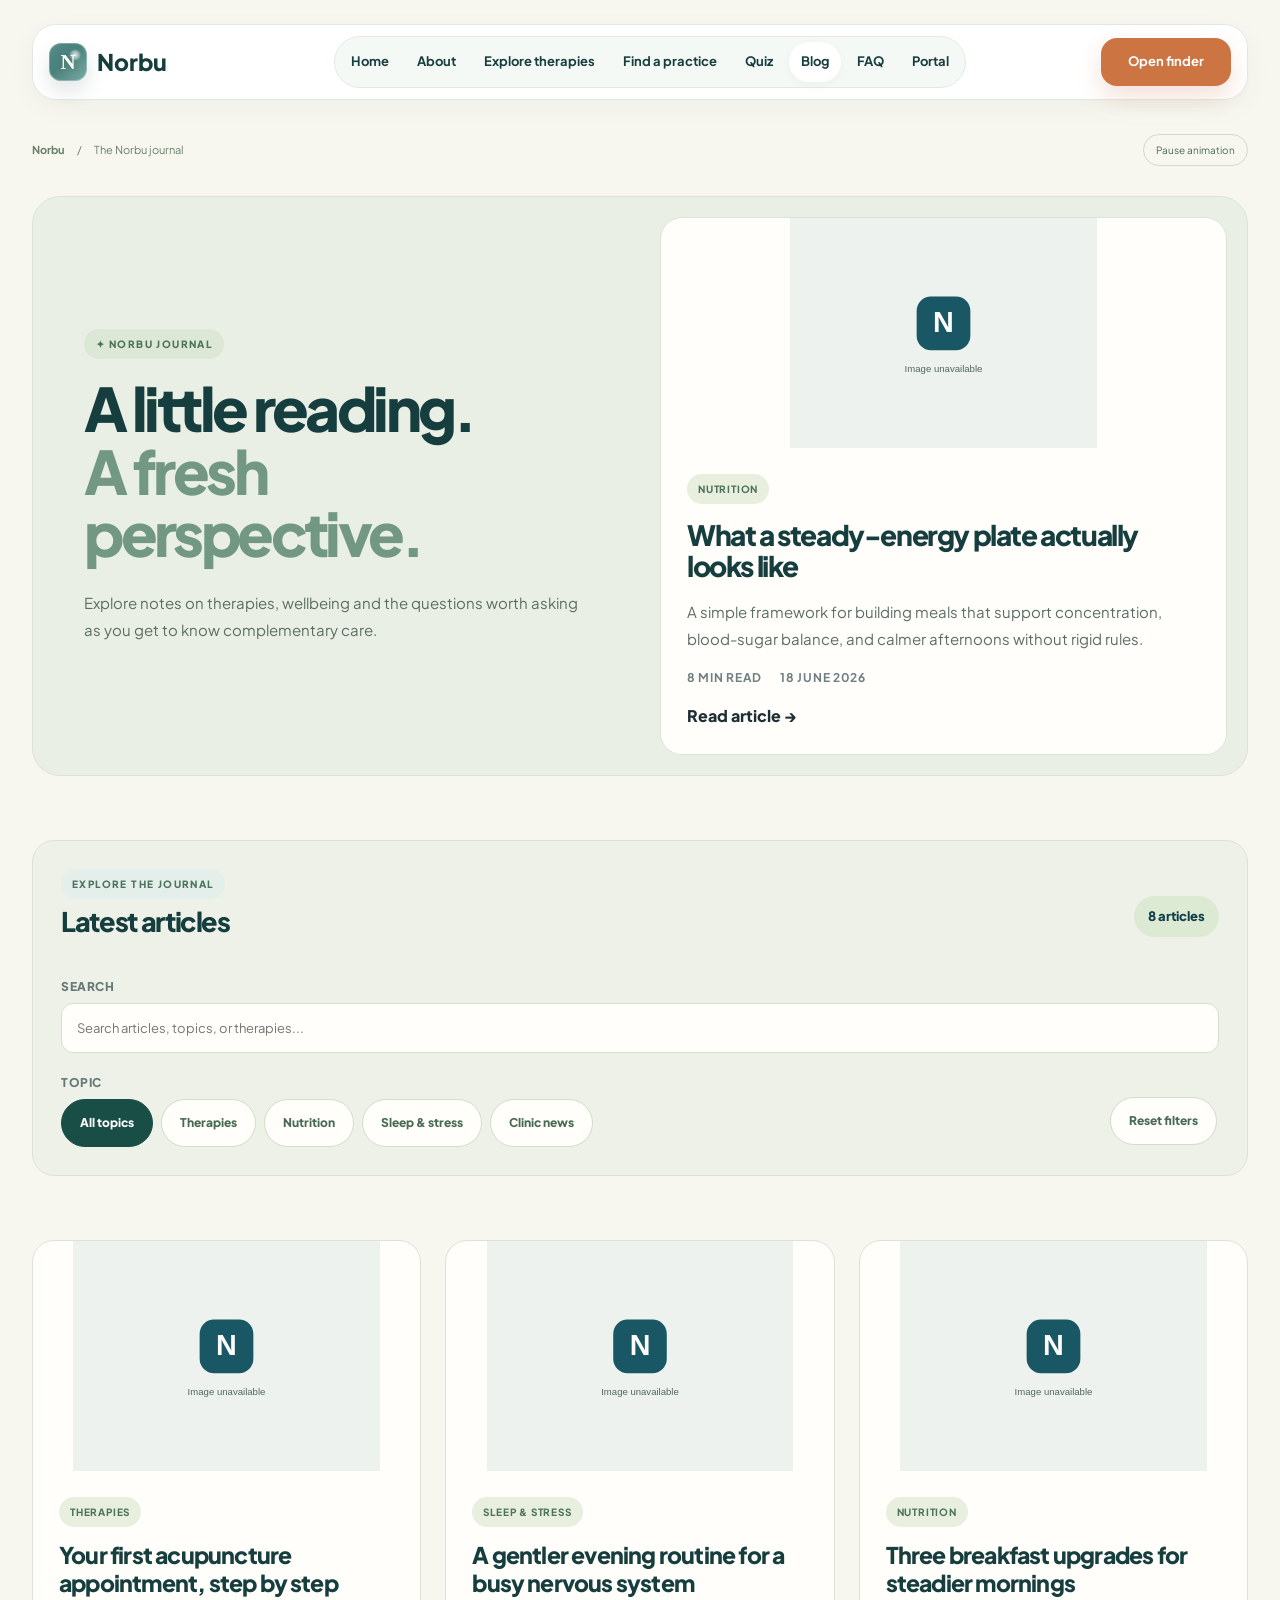
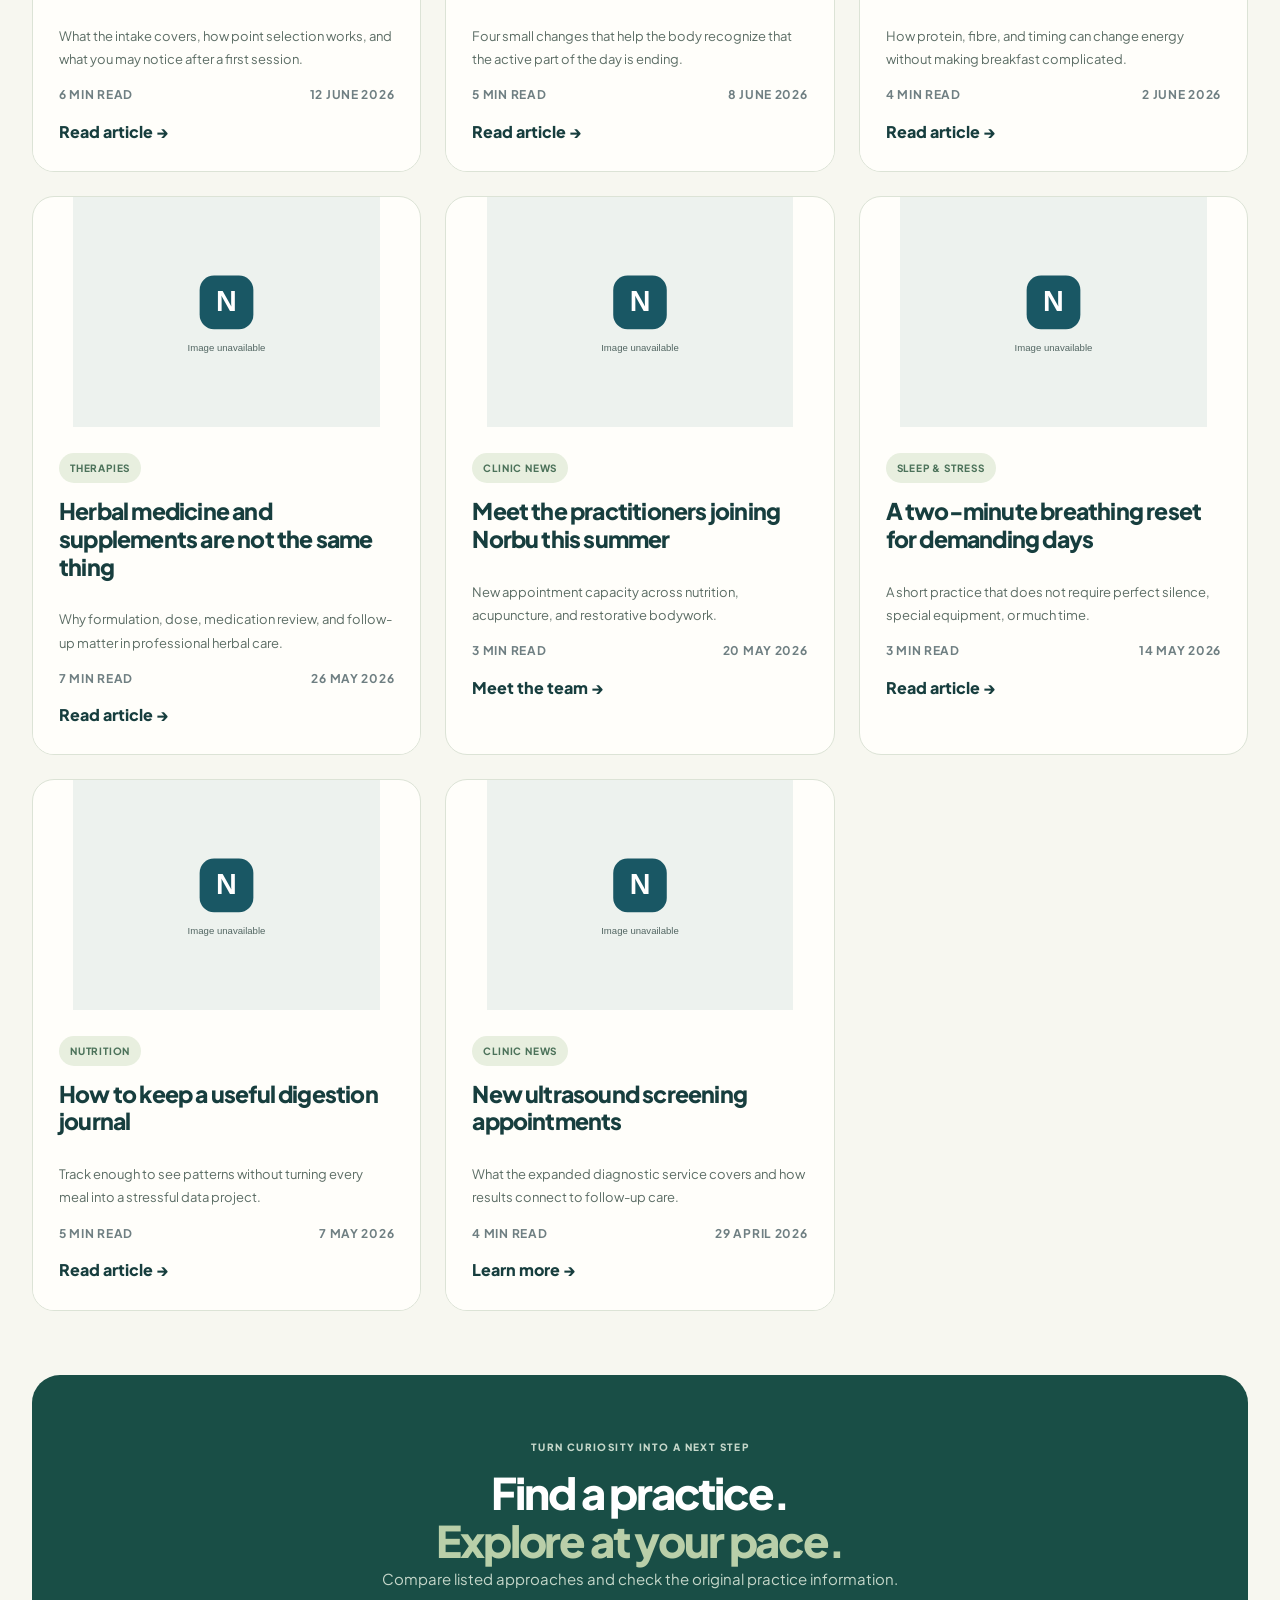
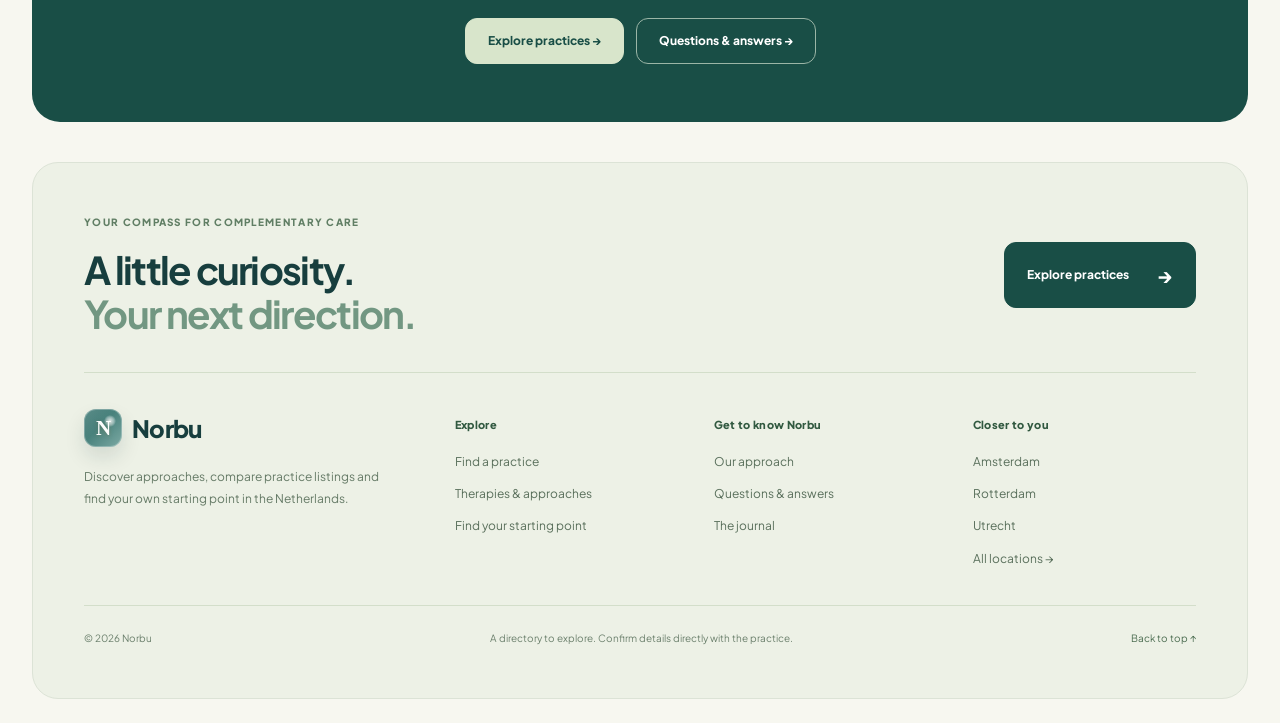
<file: blog.html>
<!DOCTYPE html>
<html lang="en">
<head>
  <meta charset="UTF-8">
  <meta name="viewport" content="width=device-width, initial-scale=1.0">
  <title>Blog | Norbu</title>
  <meta name="description" content="Practical Norbu articles on therapies, nutrition, sleep, recovery, and clinic news.">
  <link rel="stylesheet" href="style.css">
  <link rel="icon" type="image/svg+xml" href="favicon.svg">
  <link rel="stylesheet" href="site-shell.css?v=20261116-9">
  <link rel="stylesheet" href="compass-pages.css?v=20261116-9">
</head>
<body id="norbu-interior" class="compass-page site-layout catalog-page blog-page">
  <div class="page" id="top">
    <header class="topbar norbu-topbar">
      <a class="brand brand-link" href="index.html" aria-label="Norbu home"><div class="brand-mark" aria-hidden="true"></div><span>Norbu</span></a>
      <div class="shell" id="site-shell">
        <nav class="nav" id="site-nav" aria-label="Main navigation">
          <a href="index.html">Home</a>
          <a href="about.html">About</a>
          <a href="therapies.html">Explore therapies</a>
          <a href="practitioners.html">Find a practice</a>
          <a href="quiz.html">Quiz</a>
          <a class="active" aria-current="page" href="blog.html">Blog</a>
          <a href="faq.html">FAQ</a>
          <a href="platform.html">Portal</a>
        </nav>
        <button class="menu-toggle" id="menu-toggle" type="button" aria-expanded="false" aria-controls="site-nav" aria-label="Open navigation"><span></span><span></span><span></span></button>
      </div>
      <a class="book-btn" href="practitioners.html">Open finder</a>
    </header>

    <main class="catalog-main">
      <div class="cp-topline"><div><a href="index.html">Norbu</a><span aria-hidden="true">/</span><span>The Norbu journal</span></div><button type="button" id="page-motion-toggle" aria-pressed="false">Pause animation</button></div>
      <section class="blog-hero">
        <div class="blog-hero-copy"><div class="pill">&#10022; Norbu journal</div><h1>A little reading.<br><em>A fresh perspective.</em></h1><p>Explore notes on therapies, wellbeing and the questions worth asking as you get to know complementary care.</p></div>
        <article class="blog-featured">
          <img src="https://images.unsplash.com/photo-1498837167922-ddd27525d352?auto=format&fit=crop&w=1600&q=80" alt="Colourful nourishing food on a table">
          <div class="blog-featured-body"><span class="blog-category">Nutrition</span><h2>What a steady-energy plate actually looks like</h2><p>A simple framework for building meals that support concentration, blood-sugar balance, and calmer afternoons without rigid rules.</p><div class="blog-card-meta"><span>8 min read</span><span>18 June 2026</span></div><a href="#blog-library">Read article <span>&rarr;</span></a></div>
        </article>
      </section>

      <section class="catalog-toolbar blog-toolbar" id="blog-library" aria-label="Filter articles">
        <div class="catalog-toolbar-head"><div><span class="catalog-kicker">Explore the journal</span><h2>Latest articles</h2></div><span class="catalog-result-count" id="blog-result-count">8 articles</span></div>
        <label class="catalog-search"><span>Search</span><input id="blog-search" type="search" placeholder="Search articles, topics, or therapies..." autocomplete="off"></label>
        <div class="catalog-filter-group" data-filter-group="topic"><span>Topic</span><div class="catalog-filter-row"><button class="catalog-filter is-active" type="button" data-value="all">All topics</button><button class="catalog-filter" type="button" data-value="therapy">Therapies</button><button class="catalog-filter" type="button" data-value="nutrition">Nutrition</button><button class="catalog-filter" type="button" data-value="sleep">Sleep & stress</button><button class="catalog-filter" type="button" data-value="clinic">Clinic news</button></div></div>
        <button class="catalog-reset" id="blog-reset" type="button">Reset filters</button>
      </section>

      <section class="blog-grid" id="blog-grid">
        <article class="blog-card" data-topic="therapy" data-search="acupuncture first appointment needles treatment pain">
          <img src="https://images.unsplash.com/photo-1512290923902-8a9f81dc236c?auto=format&fit=crop&w=1000&q=80" alt="An acupuncture treatment in progress"><div class="blog-card-body"><span class="blog-category">Therapies</span><h3>Your first acupuncture appointment, step by step</h3><p>What the intake covers, how point selection works, and what you may notice after a first session.</p><div class="blog-card-meta"><span>6 min read</span><span>12 June 2026</span></div><a href="therapies.html">Read article <span>&rarr;</span></a></div>
        </article>
        <article class="blog-card" data-topic="sleep" data-search="sleep nervous system evening routine stress rest">
          <img src="https://images.unsplash.com/photo-1455642305367-68834a5316cb?auto=format&fit=crop&w=1000&q=80" alt="Quiet bedroom prepared for sleep"><div class="blog-card-body"><span class="blog-category">Sleep & stress</span><h3>A gentler evening routine for a busy nervous system</h3><p>Four small changes that help the body recognize that the active part of the day is ending.</p><div class="blog-card-meta"><span>5 min read</span><span>8 June 2026</span></div><a href="#">Read article <span>&rarr;</span></a></div>
        </article>
        <article class="blog-card" data-topic="nutrition" data-search="digestion breakfast fibre protein energy nutrition">
          <img src="https://images.unsplash.com/photo-1490645935967-10de6ba17061?auto=format&fit=crop&w=1000&q=80" alt="Balanced fresh meal"><div class="blog-card-body"><span class="blog-category">Nutrition</span><h3>Three breakfast upgrades for steadier mornings</h3><p>How protein, fibre, and timing can change energy without making breakfast complicated.</p><div class="blog-card-meta"><span>4 min read</span><span>2 June 2026</span></div><a href="#">Read article <span>&rarr;</span></a></div>
        </article>
        <article class="blog-card" data-topic="therapy" data-search="herbal medicine supplements safety medication plants">
          <img src="https://images.unsplash.com/photo-1512290923902-8a9f81dc236c?auto=format&fit=crop&w=1000&q=80" alt="Herbs and botanical ingredients"><div class="blog-card-body"><span class="blog-category">Therapies</span><h3>Herbal medicine and supplements are not the same thing</h3><p>Why formulation, dose, medication review, and follow-up matter in professional herbal care.</p><div class="blog-card-meta"><span>7 min read</span><span>26 May 2026</span></div><a href="therapies.html">Read article <span>&rarr;</span></a></div>
        </article>
        <article class="blog-card" data-topic="clinic" data-search="clinic practitioner team new booking appointments">
          <img src="https://images.unsplash.com/photo-1559839734-2b71ea197ec2?auto=format&fit=crop&w=1000&q=80" alt="Norbu practitioner portrait"><div class="blog-card-body"><span class="blog-category">Clinic news</span><h3>Meet the practitioners joining Norbu this summer</h3><p>New appointment capacity across nutrition, acupuncture, and restorative bodywork.</p><div class="blog-card-meta"><span>3 min read</span><span>20 May 2026</span></div><a href="practitioners.html">Meet the team <span>&rarr;</span></a></div>
        </article>
        <article class="blog-card" data-topic="sleep" data-search="breathing breathwork anxiety stress exercise calm">
          <img src="https://images.unsplash.com/photo-1506126613408-eca07ce68773?auto=format&fit=crop&w=1000&q=80" alt="Calm breathing practice"><div class="blog-card-body"><span class="blog-category">Sleep & stress</span><h3>A two-minute breathing reset for demanding days</h3><p>A short practice that does not require perfect silence, special equipment, or much time.</p><div class="blog-card-meta"><span>3 min read</span><span>14 May 2026</span></div><a href="therapies.html">Read article <span>&rarr;</span></a></div>
        </article>
        <article class="blog-card" data-topic="nutrition" data-search="gut digestion journal symptoms food nutrition tracking">
          <img src="https://images.unsplash.com/photo-1517841905240-472988babdf9?auto=format&fit=crop&w=1000&q=80" alt="Writing health notes in a journal"><div class="blog-card-body"><span class="blog-category">Nutrition</span><h3>How to keep a useful digestion journal</h3><p>Track enough to see patterns without turning every meal into a stressful data project.</p><div class="blog-card-meta"><span>5 min read</span><span>7 May 2026</span></div><a href="#">Read article <span>&rarr;</span></a></div>
        </article>
        <article class="blog-card" data-topic="clinic" data-search="ultrasound diagnostics screening clinic technology">
          <img src="https://images.unsplash.com/photo-1579154204601-01588f351e67?auto=format&fit=crop&w=1000&q=80" alt="Clinical diagnostic consultation"><div class="blog-card-body"><span class="blog-category">Clinic news</span><h3>New ultrasound screening appointments</h3><p>What the expanded diagnostic service covers and how results connect to follow-up care.</p><div class="blog-card-meta"><span>4 min read</span><span>29 April 2026</span></div><a href="faq.html">Learn more <span>&rarr;</span></a></div>
        </article>
      </section>
      <div class="catalog-empty" id="blog-empty" hidden><strong>No articles match that search.</strong><span>Try another topic or reset the filters.</span></div>

      <section class="cp-final"><span class="cp-eyebrow">Turn curiosity into a next step</span><h2>Find a practice.<br><em>Explore at your pace.</em></h2><p>Compare listed approaches and check the original practice information.</p><div class="cp-actions"><a class="btn btn-primary" href="practitioners.html">Explore practices →</a><a class="btn btn-secondary" href="faq.html">Questions & answers →</a></div></section>
    </main>

    <footer class="site-footer compass-footer">
      <div class="cf-lead"><div><span class="cf-eyebrow">Your compass for complementary care</span><h2>A little curiosity.<br><em>Your next direction.</em></h2></div><a class="cf-action" href="practitioners.html">Explore practices <span aria-hidden="true">→</span></a></div>
      <div class="cf-grid"><div class="cf-brand"><a class="brand brand-link" href="index.html" aria-label="Norbu home"><div class="brand-mark" aria-hidden="true"></div><span>Norbu</span></a><p>Discover approaches, compare practice listings and find your own starting point in the Netherlands.</p></div><nav aria-label="Explore Norbu"><h3>Explore</h3><a href="practitioners.html">Find a practice</a><a href="therapies.html">Therapies & approaches</a><a href="quiz.html">Find your starting point</a></nav><nav aria-label="About Norbu"><h3>Get to know Norbu</h3><a href="about.html">Our approach</a><a href="faq.html">Questions & answers</a><a href="blog.html">The journal</a></nav><nav aria-label="Practices by city"><h3>Closer to you</h3><a href="practitioners.html?city=Amsterdam">Amsterdam</a><a href="practitioners.html?city=Rotterdam">Rotterdam</a><a href="practitioners.html?city=Utrecht">Utrecht</a><a href="practitioners.html">All locations →</a></nav></div>
      <div class="cf-bottom"><span>© <span data-footer-year>2026</span> Norbu</span><span>A directory to explore. Confirm details directly with the practice.</span><a href="#top" data-back-to-top>Back to top ↑</a></div>
    </footer>
  </div>
  <script src="script.js?v=20261116-8" defer></script>
  <script src="site-shell.js?v=20261116-9" defer></script>
  <script src="compass-pages.js?v=20261116-8" defer></script>
</body>
</html>
</file>
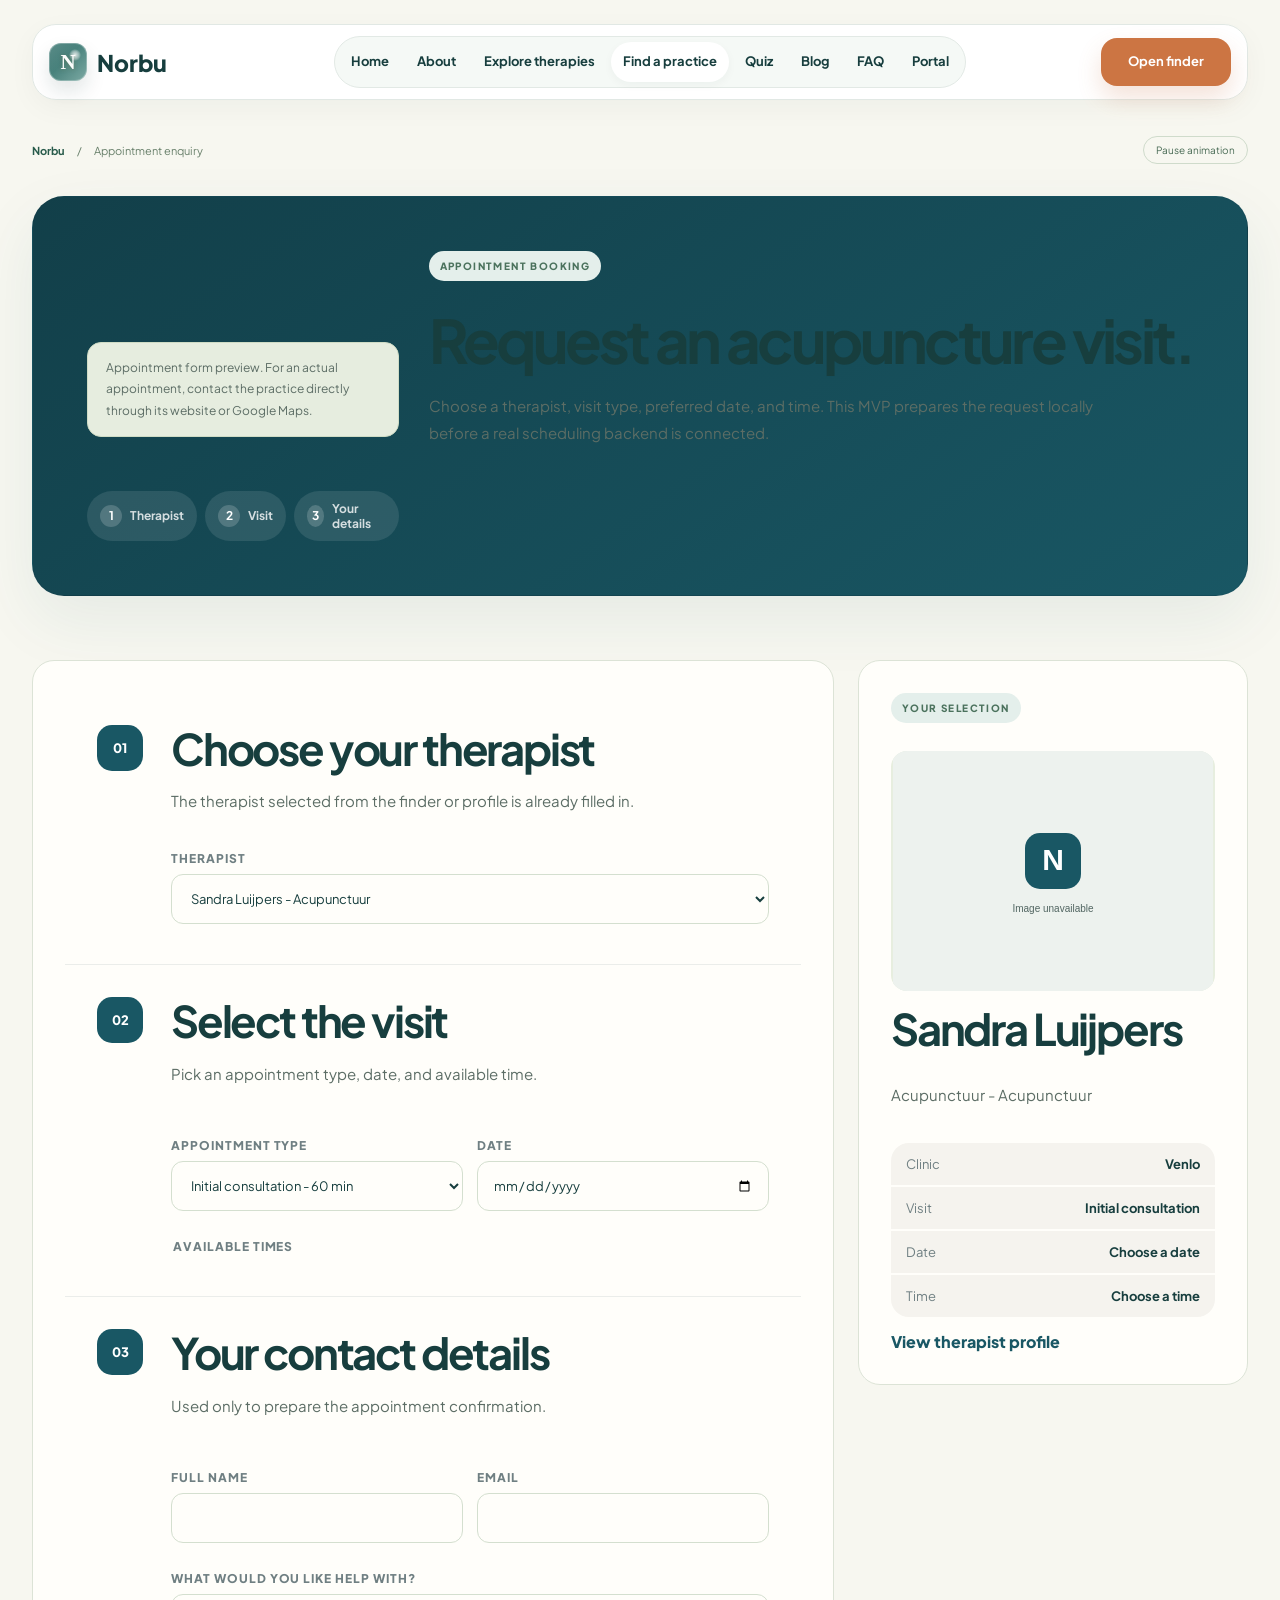
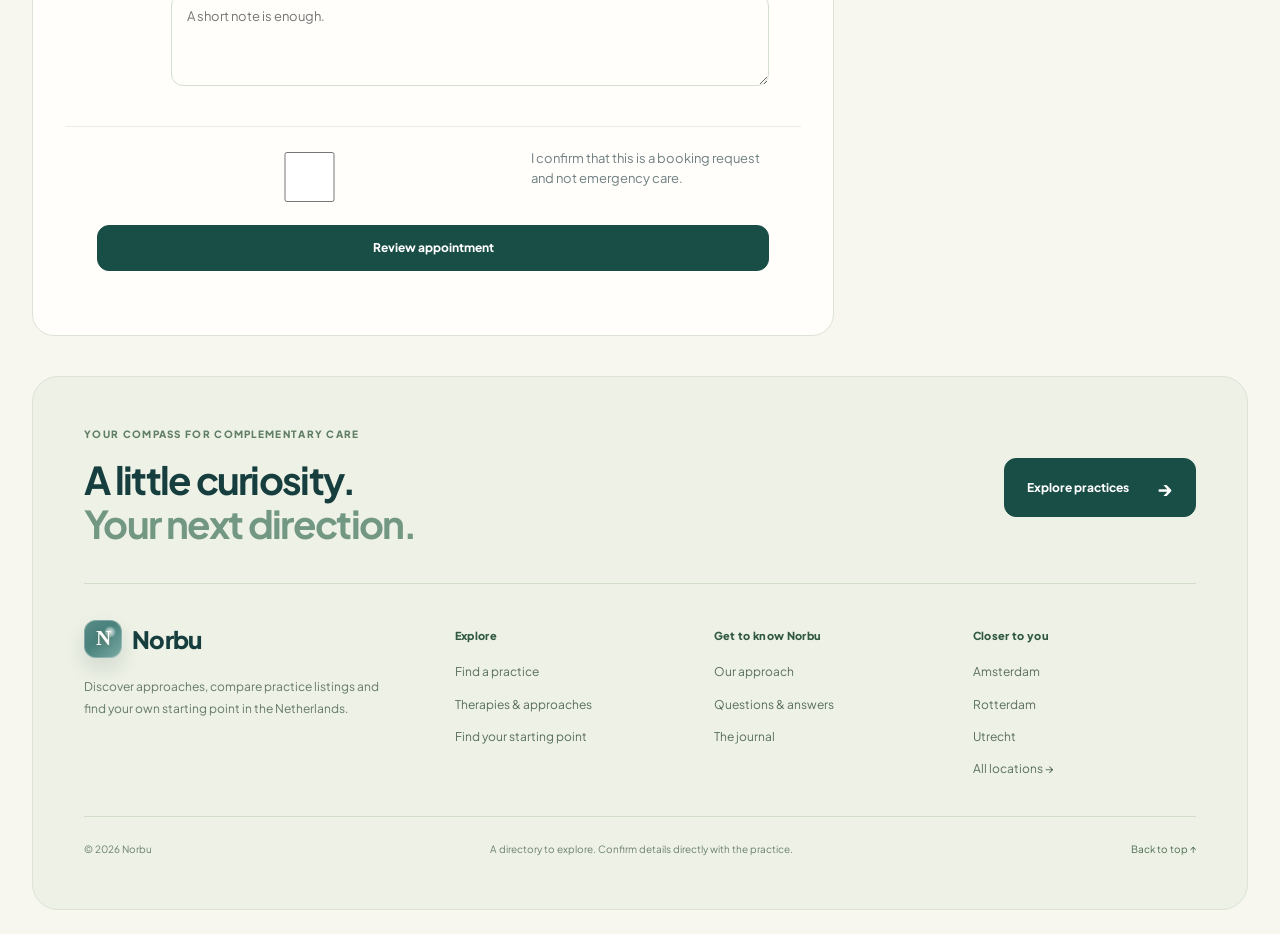
<file: booking.html>
﻿<!DOCTYPE html>
<html lang="en">
<head><meta charset="UTF-8"><meta name="viewport" content="width=device-width, initial-scale=1.0"><title>Book an Appointment | Norbu</title><meta name="description" content="Choose a Norbu therapist, appointment type, date, and time."><link rel="stylesheet" href="style.css"><link rel="icon" type="image/svg+xml" href="favicon.svg">  <link rel="stylesheet" href="site-shell.css?v=20261116-9">
  <link rel="stylesheet" href="compass-pages.css?v=20261116-9">
</head>
<body id="norbu-interior" class="compass-page site-layout booking-page mvp-profile-page"><div class="page" id="top">
<header class="topbar norbu-topbar">
      <a class="brand brand-link" href="index.html" aria-label="Norbu home"><div class="brand-mark" aria-hidden="true"></div><span>Norbu</span></a>
      <div class="shell" id="site-shell">
        <nav class="nav" id="site-nav" aria-label="Main navigation">
          <a href="index.html">Home</a>
          <a href="about.html">About</a>
          <a href="therapies.html">Explore therapies</a>
          <a class="active" aria-current="page" href="practitioners.html">Find a practice</a>
          <a href="quiz.html">Quiz</a>
          <a href="blog.html">Blog</a>
          <a href="faq.html">FAQ</a>
          <a href="platform.html">Portal</a>
        </nav>
        <button class="menu-toggle" id="menu-toggle" type="button" aria-expanded="false" aria-controls="site-nav" aria-label="Open navigation"><span></span><span></span><span></span></button>
      </div>
      <a class="book-btn" href="practitioners.html">Open finder</a>
    </header>
<main class="booking-main">
      <div class="cp-topline"><div><a href="index.html">Norbu</a><span aria-hidden="true">/</span><span>Appointment enquiry</span></div><button type="button" id="page-motion-toggle" aria-pressed="false">Pause animation</button></div>
  <section class="booking-intro"><p class="cp-notice">Appointment form preview. For an actual appointment, contact the practice directly through its website or Google Maps.</p><div><span class="profile-kicker">Appointment booking</span><h1>Request an acupuncture visit.</h1><p>Choose a therapist, visit type, preferred date, and time. This MVP prepares the request locally before a real scheduling backend is connected.</p></div><div class="booking-intro-steps"><span><strong>1</strong> Therapist</span><span><strong>2</strong> Visit</span><span><strong>3</strong> Your details</span></div></section>
  <section class="booking-layout">
    <form class="booking-form" id="booking-form">
      <div class="booking-form-section"><span class="booking-step">01</span><div><h2>Choose your therapist</h2><p>The therapist selected from the finder or profile is already filled in.</p></div><label class="booking-field booking-field--wide"><span>Therapist</span><select id="booking-practitioner" name="therapist" required></select></label></div>
      <div class="booking-form-section"><span class="booking-step">02</span><div><h2>Select the visit</h2><p>Pick an appointment type, date, and available time.</p></div><div class="booking-form-grid"><label class="booking-field"><span>Appointment type</span><select id="booking-type" name="type" required><option value="Initial consultation">Initial consultation - 60 min</option><option value="Follow-up appointment">Follow-up appointment - 30 min</option><option value="Online consultation">Online consultation - 45 min</option></select></label><label class="booking-field"><span>Date</span><input id="booking-date" name="date" type="date" required></label></div><fieldset class="booking-times"><legend>Available times</legend><div id="booking-time-options"></div></fieldset></div>
      <div class="booking-form-section"><span class="booking-step">03</span><div><h2>Your contact details</h2><p>Used only to prepare the appointment confirmation.</p></div><div class="booking-form-grid"><label class="booking-field"><span>Full name</span><input name="patientName" type="text" autocomplete="name" required></label><label class="booking-field"><span>Email</span><input name="email" type="email" autocomplete="email" required></label><label class="booking-field booking-field--wide"><span>What would you like help with?</span><textarea name="note" rows="4" placeholder="A short note is enough."></textarea></label></div></div>
      <label class="booking-consent"><input type="checkbox" required><span>I confirm that this is a booking request and not emergency care.</span></label><button class="btn btn-primary booking-submit" type="submit">Review appointment</button>
    </form>
    <aside class="booking-summary"><span class="profile-kicker">Your selection</span><img id="booking-summary-image" src="" alt=""><h2 id="booking-summary-name">Choose a therapist</h2><p id="booking-summary-specialty"></p><div class="booking-summary-list"><div><span>Clinic</span><strong id="booking-summary-clinic">-</strong></div><div><span>Visit</span><strong id="booking-summary-type">Initial consultation</strong></div><div><span>Date</span><strong id="booking-summary-date">Choose a date</strong></div><div><span>Time</span><strong id="booking-summary-time">Choose a time</strong></div></div><a id="booking-profile-link" href="practitioners.html">View therapist profile</a></aside>
  </section>
  <section class="booking-confirmation" id="booking-confirmation" hidden><span class="profile-kicker">Ready to request</span><h2>Your appointment details are prepared.</h2><p id="booking-confirmation-copy"></p><div><a class="btn btn-primary" href="index.html">Return home</a><a class="btn btn-secondary" href="practitioners.html">Browse therapists</a></div></section>
</main>
<footer class="site-footer compass-footer">
      <div class="cf-lead"><div><span class="cf-eyebrow">Your compass for complementary care</span><h2>A little curiosity.<br><em>Your next direction.</em></h2></div><a class="cf-action" href="practitioners.html">Explore practices <span aria-hidden="true">→</span></a></div>
      <div class="cf-grid"><div class="cf-brand"><a class="brand brand-link" href="index.html" aria-label="Norbu home"><div class="brand-mark" aria-hidden="true"></div><span>Norbu</span></a><p>Discover approaches, compare practice listings and find your own starting point in the Netherlands.</p></div><nav aria-label="Explore Norbu"><h3>Explore</h3><a href="practitioners.html">Find a practice</a><a href="therapies.html">Therapies & approaches</a><a href="quiz.html">Find your starting point</a></nav><nav aria-label="About Norbu"><h3>Get to know Norbu</h3><a href="about.html">Our approach</a><a href="faq.html">Questions & answers</a><a href="blog.html">The journal</a></nav><nav aria-label="Practices by city"><h3>Closer to you</h3><a href="practitioners.html?city=Amsterdam">Amsterdam</a><a href="practitioners.html?city=Rotterdam">Rotterdam</a><a href="practitioners.html?city=Utrecht">Utrecht</a><a href="practitioners.html">All locations →</a></nav></div>
      <div class="cf-bottom"><span>© <span data-footer-year>2026</span> Norbu</span><span>A directory to explore. Confirm details directly with the practice.</span><a href="#top" data-back-to-top>Back to top ↑</a></div>
    </footer>
</div><script src="practitioners-data.js?v=20261006-3" defer></script><script src="script.js?v=20261116-8" defer></script>  <script src="site-shell.js?v=20261116-9" defer></script>
  <script src="compass-pages.js?v=20261116-8" defer></script>
</body></html>
</file>
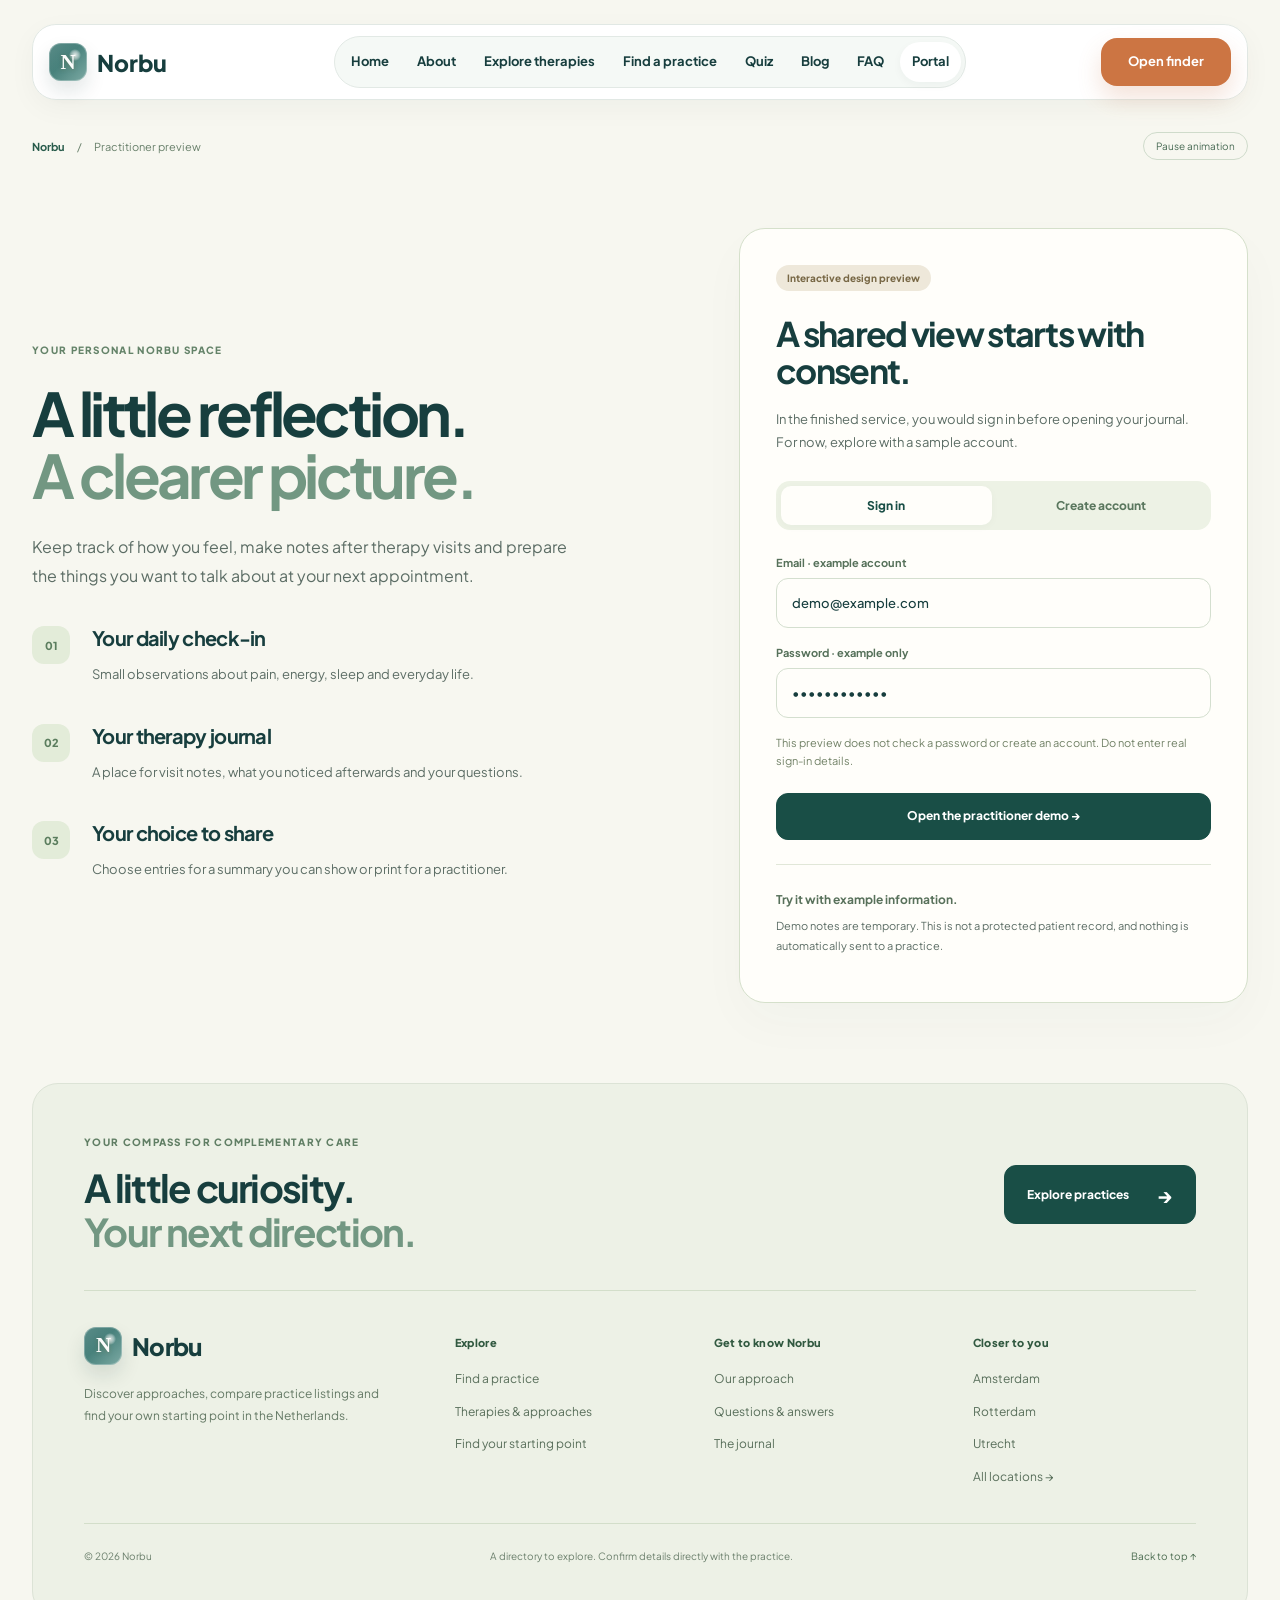
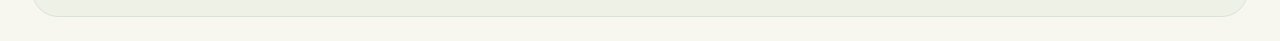
<file: doctor-dashboard.html>
<!DOCTYPE html>
<html lang="en">
<head>
  <meta charset="UTF-8">
  <meta name="viewport" content="width=device-width, initial-scale=1.0">
  <title>Doctor Dashboard | Norbu</title>
  <link rel="stylesheet" href="style.css">
  <link rel="icon" type="image/svg+xml" href="favicon.svg">
  <link rel="stylesheet" href="site-shell.css?v=20261116-9">
  <link rel="stylesheet" href="compass-pages.css?v=20261116-9">
  <link rel="stylesheet" href="portal.css?v=20261117-2">
</head>
<body id="norbu-interior" class="compass-page site-layout home-page platform-page portal-dashboard-page" data-portal-role="doctor">
  <div class="page" id="top">
    <header class="topbar norbu-topbar">
      <a class="brand brand-link" href="index.html" aria-label="Norbu home"><div class="brand-mark" aria-hidden="true"></div><span>Norbu</span></a>
      <div class="shell" id="site-shell">
        <nav class="nav" id="site-nav" aria-label="Main navigation">
          <a href="index.html">Home</a>
          <a href="about.html">About</a>
          <a href="therapies.html">Explore therapies</a>
          <a href="practitioners.html">Find a practice</a>
          <a href="quiz.html">Quiz</a>
          <a href="blog.html">Blog</a>
          <a href="faq.html">FAQ</a>
          <a class="active" aria-current="page" href="platform.html">Portal</a>
        </nav>
        <button class="menu-toggle" id="menu-toggle" type="button" aria-expanded="false" aria-controls="site-nav" aria-label="Open navigation"><span></span><span></span><span></span></button>
      </div>
      <a class="book-btn" href="practitioners.html">Open finder</a>
    </header>

    <main class="portal-main" data-portal-app data-portal-mode="practitioner"><div class="cp-topline"><div><a href="index.html">Norbu</a><span aria-hidden="true">/</span><span>Practitioner preview</span></div><button type="button" id="page-motion-toggle" aria-pressed="false">Pause animation</button></div><section class="portal-gate" id="portal-gate"><div class="portal-gate-copy"><span class="portal-eyebrow">Your personal Norbu space</span><h1>A little reflection.<br><em>A clearer picture.</em></h1><p>Keep track of how you feel, make notes after therapy visits and prepare the things you want to talk about at your next appointment.</p><div class="portal-gate-features"><article><span>01</span><div><h3>Your daily check-in</h3><p>Small observations about pain, energy, sleep and everyday life.</p></div></article><article><span>02</span><div><h3>Your therapy journal</h3><p>A place for visit notes, what you noticed afterwards and your questions.</p></div></article><article><span>03</span><div><h3>Your choice to share</h3><p>Choose entries for a summary you can show or print for a practitioner.</p></div></article></div></div><div class="portal-signin-card"><div class="portal-demo-tag">Interactive design preview</div><h2>A shared view starts with consent.</h2><p>In the finished service, you would sign in before opening your journal. For now, explore with a sample account.</p><div class="portal-auth-tabs" role="group" aria-label="Account preview"><button type="button" data-auth-tab="signin" aria-pressed="true">Sign in</button><button type="button" data-auth-tab="signup" aria-pressed="false">Create account</button></div><div class="portal-demo-fields"><label><span>Email · example account</span><input type="email" value="demo@example.com" readonly aria-label="Read-only example email"></label><label><span>Password · example only</span><input type="password" value="preview-only" readonly aria-label="Read-only example password"></label></div><p id="portal-auth-explanation" class="portal-small">This preview does not check a password or create an account. Do not enter real sign-in details.</p><button type="button" class="portal-primary" id="portal-enter">Open the practitioner demo →</button><div class="portal-gate-note"><strong>Try it with example information.</strong><p>Demo notes are temporary. This is not a protected patient record, and nothing is automatically sent to a practice.</p></div></div></section><section class="portal-workspace" id="portal-workspace" hidden><div class="portal-workspace-header"><div><span class="portal-eyebrow">Your Norbu space · demo</span><h1>A shared view.<br><em>With permission.</em></h1><p id="portal-today"></p></div><div class="portal-session-actions"><a href="platform.html" id="portal-role-link">Personal journal preview →</a><button type="button" id="portal-signout">Leave demo</button></div></div><div class="portal-session-note" role="note"><strong>Example information only.</strong><span>This is a separate set of illustrative notes, not a real patient record. Personal journal entries are not automatically accessible here.</span></div><div class="portal-layout"><aside class="portal-sidebar"><span class="portal-sidebar-label">Your space</span><a href="#portal-overview">Overview</a><a href="#portal-journal">Your entries</a><a href="#portal-sharing">Prepare a summary</a><div><span class="portal-eyebrow">Make it your own</span><p>A short note is enough. You can leave optional questions blank.</p></div></aside><div class="portal-content"><section class="portal-quote-card" id="portal-overview"><span class="portal-eyebrow">A little encouragement</span><blockquote id="portal-quote"></blockquote><button type="button" id="portal-next-quote">Another thought ↻</button></section><div class="portal-metrics"><article><strong id="portal-entry-count">0</strong><span>Journal entries</span></article><article><strong id="portal-pain-average">—</strong><span>Average of logged pain scores</span></article><article><strong id="portal-visit-count">0</strong><span>Therapy visit notes</span></article></div><section class="portal-panel" id="portal-observations"><div class="portal-panel-heading"><div><span class="portal-eyebrow">Your observations</span><h2>A picture of what you logged.</h2></div><span class="portal-example-label">Sample entries are marked</span></div><div id="portal-pain-chart"></div><p class="portal-small">Pain scores describe your own observations. They do not explain a cause or provide a clinical assessment.</p></section><section class="portal-panel" id="portal-write-panel" hidden><div class="portal-panel-heading"><div><span class="portal-eyebrow">A moment to reflect</span><h2 id="portal-form-title">What would you like to note?</h2></div></div><form id="portal-entry-form"><div class="portal-field-grid"><label><span>Date</span><input id="entry-date" name="date" type="date" required></label><label><span>Entry type</span><select id="entry-type" name="type"><option value="check-in">Daily check-in</option><option value="therapy">Therapy visit</option><option value="symptom">Symptom note</option></select></label><label><span>How do you feel? <small>optional</small></span><select name="mood"><option value="">Choose if you like</option><option>Low</option><option>Unsettled</option><option>Okay</option><option>Steady</option><option>Hopeful</option></select></label><label><span>Sleep <small>optional</small></span><select name="sleep"><option value="">Not noted</option><option>Restful</option><option>Mixed</option><option>Interrupted</option><option>Difficult</option></select></label></div><fieldset class="portal-optional-group"><legend>Pain & everyday life <span>Optional</span></legend><div class="portal-field-grid"><label><span>Pain intensity · 0 to 10</span><select name="pain"><option value="">Not recording pain</option><option value="0">0</option><option value="1">1</option><option value="2">2</option><option value="3">3</option><option value="4">4</option><option value="5">5</option><option value="6">6</option><option value="7">7</option><option value="8">8</option><option value="9">9</option><option value="10">10</option></select><small>0 = no pain; 10 = the strongest pain you can imagine.</small></label><label><span>Where do you notice it?</span><input name="location" type="text" maxlength="150" placeholder="For example: lower back, right shoulder"></label><label><span>Energy <small>optional</small></span><select name="energy"><option value="">Not noted</option><option>Very low</option><option>Low</option><option>Moderate</option><option>Good</option></select></label><label><span>What affected everyday activities?</span><input name="impact" type="text" maxlength="250" placeholder="For example: sitting, walking, concentration"></label></div></fieldset><div id="portal-therapy-fields" class="portal-field-grid" hidden><label><span>Therapy / type of visit <small>optional</small></span><input name="therapy" type="text" maxlength="150" placeholder="What kind of appointment was it?"></label><label><span>Practitioner <small>optional</small></span><input name="practitioner" type="text" maxlength="150" placeholder="Name or practice"></label></div><label class="portal-full-field"><span>Your observation</span><textarea name="note" rows="4" maxlength="5000" required placeholder="What did you notice today or after your visit? What felt different?"></textarea></label><div class="portal-field-grid"><label><span>What helped or made things harder? <small>optional</small></span><textarea name="context" rows="3" maxlength="1500" placeholder="For example: a quiet break, a busy day, a particular activity"></textarea></label><label><span>Questions for your next visit <small>optional</small></span><textarea name="questions" rows="3" maxlength="1500" placeholder="What would you like to discuss or understand better?"></textarea></label></div><div class="portal-form-actions"><button class="portal-primary" type="submit" id="portal-save-entry">Save demo entry →</button><button type="button" id="portal-cancel-edit" hidden>Cancel editing</button><span id="portal-form-status" role="status"></span></div></form></section><section class="portal-panel" id="portal-journal"><div class="portal-panel-heading"><div><span class="portal-eyebrow">Your journal</span><h2>An example of a shared journal.</h2></div><button type="button" id="portal-reset-demo">Reset demo entries</button></div><div class="portal-list-controls"><label><span>Search entries</span><input id="portal-entry-search" type="search" placeholder="Search notes, therapy or questions"></label><label><span>Show</span><select id="portal-entry-filter"><option value="all">All entries</option><option value="check-in">Daily check-ins</option><option value="therapy">Therapy visits</option><option value="symptom">Symptom notes</option></select></label></div><p id="portal-list-status" class="portal-small" role="status"></p><div id="portal-entry-list"></div></section><section class="portal-sharing-card" id="portal-sharing"><div><span class="portal-eyebrow">Your choice to share</span><h2>Take the useful parts<br>to your next visit.</h2><p>In a future connected service, a person would explicitly choose which entries to share. This example view has no access to real users or their journals.</p></div><div><button type="button" class="portal-primary" id="portal-prepare-summary" disabled>Prepare summary (0)</button><button type="button" id="portal-clear-selection">Clear selection</button><p id="portal-selection-status" role="status">No entries selected.</p></div></section></div></div></section><dialog id="portal-report" class="portal-report"><div class="portal-report-controls"><button type="button" id="portal-print-report">Print / save PDF</button><button type="button" id="portal-close-report">Close summary</button></div><div id="portal-report-content"></div></dialog></main>

    <footer class="site-footer compass-footer">
      <div class="cf-lead"><div><span class="cf-eyebrow">Your compass for complementary care</span><h2>A little curiosity.<br><em>Your next direction.</em></h2></div><a class="cf-action" href="practitioners.html">Explore practices <span aria-hidden="true">→</span></a></div>
      <div class="cf-grid"><div class="cf-brand"><a class="brand brand-link" href="index.html" aria-label="Norbu home"><div class="brand-mark" aria-hidden="true"></div><span>Norbu</span></a><p>Discover approaches, compare practice listings and find your own starting point in the Netherlands.</p></div><nav aria-label="Explore Norbu"><h3>Explore</h3><a href="practitioners.html">Find a practice</a><a href="therapies.html">Therapies & approaches</a><a href="quiz.html">Find your starting point</a></nav><nav aria-label="About Norbu"><h3>Get to know Norbu</h3><a href="about.html">Our approach</a><a href="faq.html">Questions & answers</a><a href="blog.html">The journal</a></nav><nav aria-label="Practices by city"><h3>Closer to you</h3><a href="practitioners.html?city=Amsterdam">Amsterdam</a><a href="practitioners.html?city=Rotterdam">Rotterdam</a><a href="practitioners.html?city=Utrecht">Utrecht</a><a href="practitioners.html">All locations →</a></nav></div>
      <div class="cf-bottom"><span>© <span data-footer-year>2026</span> Norbu</span><span>A directory to explore. Confirm details directly with the practice.</span><a href="#top" data-back-to-top>Back to top ↑</a></div>
    </footer>
  </div>
  <script src="script.js?v=20261116-8" defer></script>
  <script src="site-shell.js?v=20261116-9" defer></script>
  <script src="compass-pages.js?v=20261116-8" defer></script>
  <script src="portal.js?v=20261117-2" defer></script>
</body>
</html>
</file>
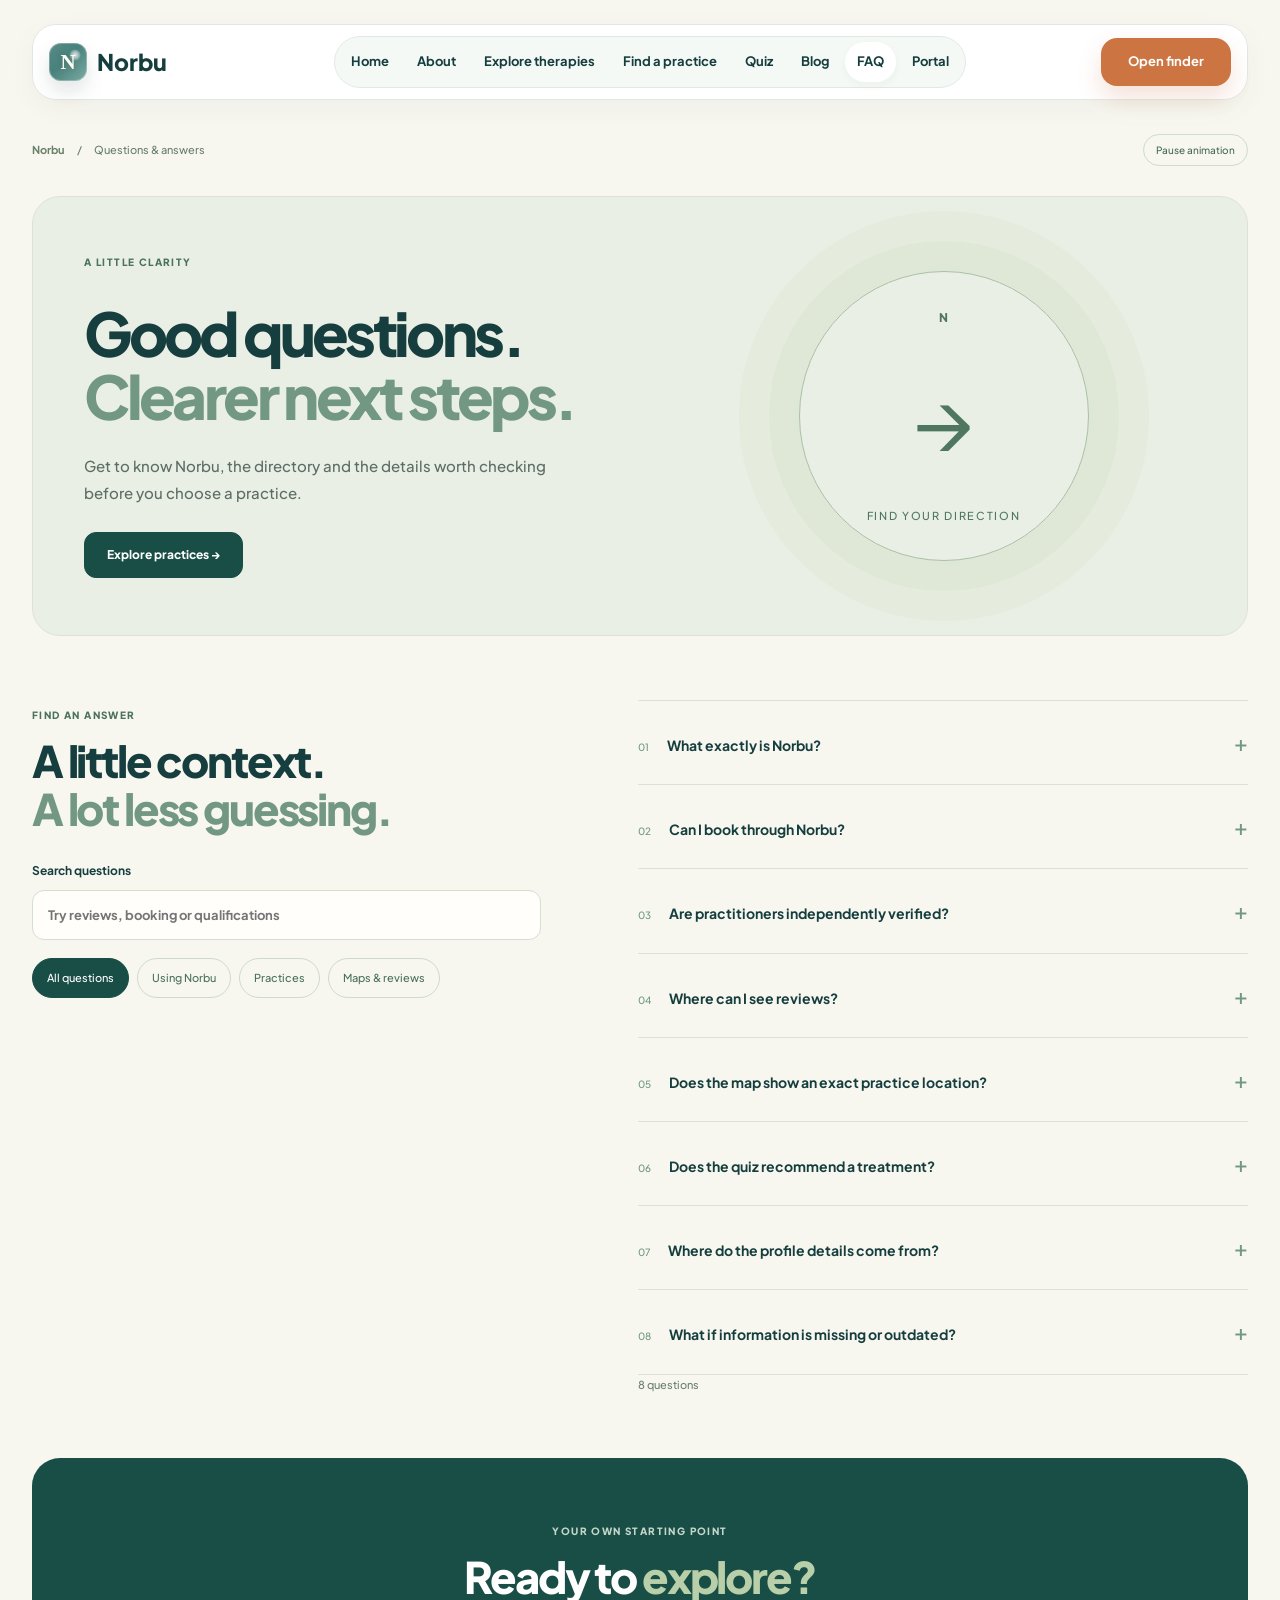
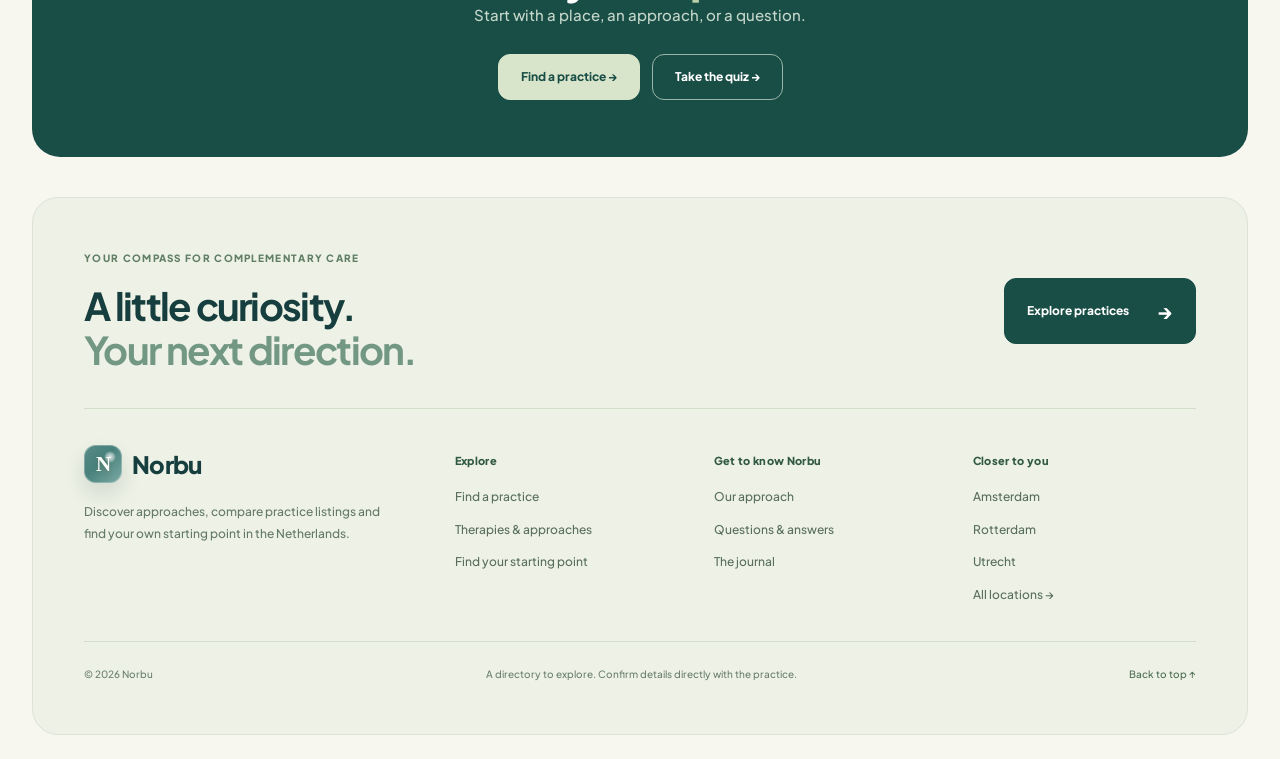
<file: faq.html>
<!DOCTYPE html>
<html lang="en">
<head>
  <meta charset="UTF-8">
  <meta name="viewport" content="width=device-width, initial-scale=1.0">
  <title>FAQ | Norbu</title>
  <meta name="description" content="Frequently asked questions about Norbu, an acupuncture directory for The Netherlands with therapist profiles and external Google Maps links.">
  <link rel="stylesheet" href="style.css">
  <link rel="icon" type="image/svg+xml" href="favicon.svg">
  <link rel="stylesheet" href="site-shell.css?v=20261116-9">
  <link rel="stylesheet" href="compass-pages.css?v=20261116-9">
</head>
<body id="norbu-interior" class="compass-page site-layout faq-page norbu-site-page norbu-faq-page">
  <div class="page" id="top">
    <header class="topbar norbu-topbar">
      <a class="brand brand-link" href="index.html" aria-label="Norbu home"><div class="brand-mark" aria-hidden="true"></div><span>Norbu</span></a>
      <div class="shell" id="site-shell">
        <nav class="nav" id="site-nav" aria-label="Main navigation">
          <a href="index.html">Home</a>
          <a href="about.html">About</a>
          <a href="therapies.html">Explore therapies</a>
          <a href="practitioners.html">Find a practice</a>
          <a href="quiz.html">Quiz</a>
          <a href="blog.html">Blog</a>
          <a class="active" aria-current="page" href="faq.html">FAQ</a>
          <a href="platform.html">Portal</a>
        </nav>
        <button class="menu-toggle" id="menu-toggle" type="button" aria-expanded="false" aria-controls="site-nav" aria-label="Open navigation"><span></span><span></span><span></span></button>
      </div>
      <a class="book-btn" href="practitioners.html">Open finder</a>
    </header>

    <main class="faq-main norbu-faq-main">
      <div class="cp-topline"><div><a href="index.html">Norbu</a><span aria-hidden="true">/</span><span>Questions & answers</span></div><button type="button" id="page-motion-toggle" aria-pressed="false">Pause animation</button></div>
      <section class="cp-hero cp-hero-text"><div class="cp-hero-copy"><span class="cp-eyebrow">A little clarity</span><h1>Good questions.<br><em>Clearer next steps.</em></h1><p>Get to know Norbu, the directory and the details worth checking before you choose a practice.</p><div class="cp-actions"><a class="btn btn-primary" href="practitioners.html">Explore practices →</a></div></div><div class="cp-compass-art" aria-hidden="true"><div><span>N</span><strong>→</strong><span>Find your direction</span></div></div></section>
      <section class="cp-faq-layout" id="faq-questions"><aside><span class="cp-eyebrow">Find an answer</span><h2>A little context.<br><em>A lot less guessing.</em></h2><label class="cp-faq-search"><span>Search questions</span><input id="faq-search" type="search" placeholder="Try reviews, booking or qualifications"></label><div class="cp-faq-filters" role="group" aria-label="Question topics"><button type="button" data-faq-filter="all" aria-pressed="true">All questions</button><button type="button" data-faq-filter="Using Norbu" aria-pressed="false">Using Norbu</button><button type="button" data-faq-filter="Practices" aria-pressed="false">Practices</button><button type="button" data-faq-filter="Maps & reviews" aria-pressed="false">Maps & reviews</button></div></aside><div><div class="cp-faq-items"><details class="cp-faq-item" data-faq-category="Using Norbu"><summary><span>01</span><strong>What exactly is Norbu?</strong></summary><p>Norbu is a directory for exploring acupuncture and complementary practice listings in the Netherlands. Compare available profile information and follow the links to the practice, its source listing or Google Maps.</p></details><details class="cp-faq-item" data-faq-category="Using Norbu"><summary><span>02</span><strong>Can I book through Norbu?</strong></summary><p>Direct booking is not available. Open the practice’s website or Google Maps listing to check contact details and ask the practice about appointments.</p></details><details class="cp-faq-item" data-faq-category="Practices"><summary><span>03</span><strong>Are practitioners independently verified?</strong></summary><p>Inclusion in the directory does not mean Norbu has independently verified qualifications or suitability. Check registration, training and treatment options directly with the practice.</p></details><details class="cp-faq-item" data-faq-category="Maps & reviews"><summary><span>04</span><strong>Where can I see reviews?</strong></summary><p>Use the Google Maps link on a practice profile to check available Google reviews. Google manages those ratings and reviews; Norbu does not publish its own patient reviews.</p></details><details class="cp-faq-item" data-faq-category="Maps & reviews"><summary><span>05</span><strong>Does the map show an exact practice location?</strong></summary><p>The map uses the location details supplied in a profile. Some listings have incomplete addresses or open a Google search rather than a verified point. Confirm the address with the practice before visiting.</p></details><details class="cp-faq-item" data-faq-category="Using Norbu"><summary><span>06</span><strong>Does the quiz recommend a treatment?</strong></summary><p>The quiz suggests a direction for browsing the directory. It does not diagnose, assess suitability or replace advice from a qualified healthcare professional.</p></details><details class="cp-faq-item" data-faq-category="Practices"><summary><span>07</span><strong>Where do the profile details come from?</strong></summary><p>Profiles contain information from the external directory sources shown on each listing. Open the original source or practice website to check the latest details.</p></details><details class="cp-faq-item" data-faq-category="Practices"><summary><span>08</span><strong>What if information is missing or outdated?</strong></summary><p>Check the source listing and the provider’s own website. Confirm important details directly with the practice, including its location, qualifications and appointment availability.</p></details></div><p id="faq-empty" hidden>No matching questions. Try another search or choose “All questions”.</p><p id="faq-count" class="cp-small" role="status">8 questions</p></div></section>
      <section class="cp-final"><span class="cp-eyebrow">Your own starting point</span><h2>Ready to <em>explore?</em></h2><p>Start with a place, an approach, or a question.</p><div class="cp-actions"><a class="btn btn-primary" href="practitioners.html">Find a practice →</a><a class="btn btn-secondary" href="quiz.html">Take the quiz →</a></div></section>
    </main>

    <footer class="site-footer compass-footer">
      <div class="cf-lead"><div><span class="cf-eyebrow">Your compass for complementary care</span><h2>A little curiosity.<br><em>Your next direction.</em></h2></div><a class="cf-action" href="practitioners.html">Explore practices <span aria-hidden="true">→</span></a></div>
      <div class="cf-grid"><div class="cf-brand"><a class="brand brand-link" href="index.html" aria-label="Norbu home"><div class="brand-mark" aria-hidden="true"></div><span>Norbu</span></a><p>Discover approaches, compare practice listings and find your own starting point in the Netherlands.</p></div><nav aria-label="Explore Norbu"><h3>Explore</h3><a href="practitioners.html">Find a practice</a><a href="therapies.html">Therapies & approaches</a><a href="quiz.html">Find your starting point</a></nav><nav aria-label="About Norbu"><h3>Get to know Norbu</h3><a href="about.html">Our approach</a><a href="faq.html">Questions & answers</a><a href="blog.html">The journal</a></nav><nav aria-label="Practices by city"><h3>Closer to you</h3><a href="practitioners.html?city=Amsterdam">Amsterdam</a><a href="practitioners.html?city=Rotterdam">Rotterdam</a><a href="practitioners.html?city=Utrecht">Utrecht</a><a href="practitioners.html">All locations →</a></nav></div>
      <div class="cf-bottom"><span>© <span data-footer-year>2026</span> Norbu</span><span>A directory to explore. Confirm details directly with the practice.</span><a href="#top" data-back-to-top>Back to top ↑</a></div>
    </footer>
  </div>
  <script src="script.js?v=20261116-8" defer></script>
  <script src="site-shell.js?v=20261116-9" defer></script>
  <script src="compass-pages.js?v=20261116-8" defer></script>
</body>
</html>
</file>
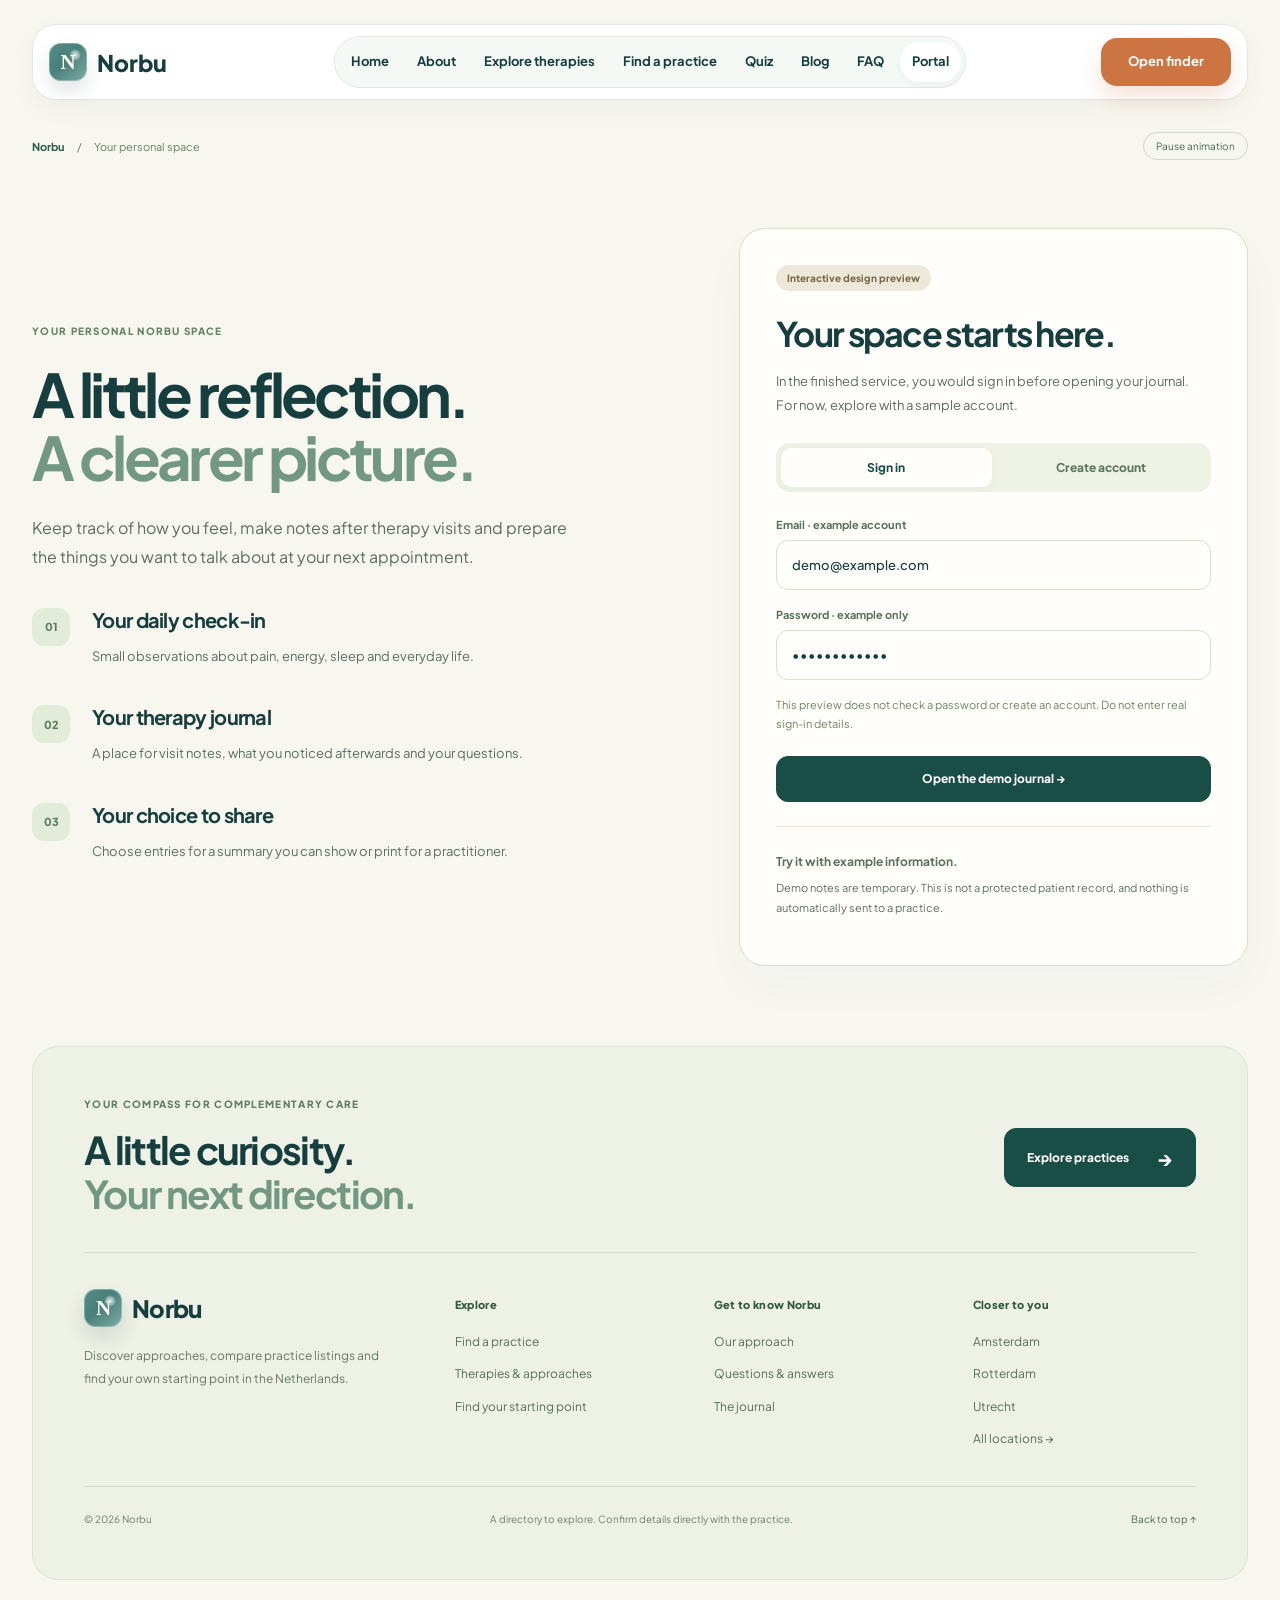
<file: platform.html>
<!DOCTYPE html>
<html lang="en">
<head>
  <meta charset="UTF-8">
  <meta name="viewport" content="width=device-width, initial-scale=1.0">
  <title>Admin Dashboard | Norbu</title>
  <link rel="stylesheet" href="style.css">
  <link rel="icon" type="image/svg+xml" href="favicon.svg">
  <link rel="stylesheet" href="site-shell.css?v=20261116-9">
  <link rel="stylesheet" href="compass-pages.css?v=20261116-9">
  <link rel="stylesheet" href="portal.css?v=20261117-2">
</head>
<body id="norbu-interior" class="compass-page site-layout home-page platform-page" data-portal-role="admin">
  <div class="page" id="top">
    <header class="topbar norbu-topbar">
      <a class="brand brand-link" href="index.html" aria-label="Norbu home"><div class="brand-mark" aria-hidden="true"></div><span>Norbu</span></a>
      <div class="shell" id="site-shell">
        <nav class="nav" id="site-nav" aria-label="Main navigation">
          <a href="index.html">Home</a>
          <a href="about.html">About</a>
          <a href="therapies.html">Explore therapies</a>
          <a href="practitioners.html">Find a practice</a>
          <a href="quiz.html">Quiz</a>
          <a href="blog.html">Blog</a>
          <a href="faq.html">FAQ</a>
          <a class="active" aria-current="page" href="platform.html">Portal</a>
        </nav>
        <button class="menu-toggle" id="menu-toggle" type="button" aria-expanded="false" aria-controls="site-nav" aria-label="Open navigation"><span></span><span></span><span></span></button>
      </div>
      <a class="book-btn" href="practitioners.html">Open finder</a>
    </header>

    <main class="portal-main" data-portal-app data-portal-mode="personal"><div class="cp-topline"><div><a href="index.html">Norbu</a><span aria-hidden="true">/</span><span>Your personal space</span></div><button type="button" id="page-motion-toggle" aria-pressed="false">Pause animation</button></div><section class="portal-gate" id="portal-gate"><div class="portal-gate-copy"><span class="portal-eyebrow">Your personal Norbu space</span><h1>A little reflection.<br><em>A clearer picture.</em></h1><p>Keep track of how you feel, make notes after therapy visits and prepare the things you want to talk about at your next appointment.</p><div class="portal-gate-features"><article><span>01</span><div><h3>Your daily check-in</h3><p>Small observations about pain, energy, sleep and everyday life.</p></div></article><article><span>02</span><div><h3>Your therapy journal</h3><p>A place for visit notes, what you noticed afterwards and your questions.</p></div></article><article><span>03</span><div><h3>Your choice to share</h3><p>Choose entries for a summary you can show or print for a practitioner.</p></div></article></div></div><div class="portal-signin-card"><div class="portal-demo-tag">Interactive design preview</div><h2>Your space starts here.</h2><p>In the finished service, you would sign in before opening your journal. For now, explore with a sample account.</p><div class="portal-auth-tabs" role="group" aria-label="Account preview"><button type="button" data-auth-tab="signin" aria-pressed="true">Sign in</button><button type="button" data-auth-tab="signup" aria-pressed="false">Create account</button></div><div class="portal-demo-fields"><label><span>Email · example account</span><input type="email" value="demo@example.com" readonly aria-label="Read-only example email"></label><label><span>Password · example only</span><input type="password" value="preview-only" readonly aria-label="Read-only example password"></label></div><p id="portal-auth-explanation" class="portal-small">This preview does not check a password or create an account. Do not enter real sign-in details.</p><button type="button" class="portal-primary" id="portal-enter">Open the demo journal →</button><div class="portal-gate-note"><strong>Try it with example information.</strong><p>Demo notes are temporary. This is not a protected patient record, and nothing is automatically sent to a practice.</p></div></div></section><section class="portal-workspace" id="portal-workspace" hidden><div class="portal-workspace-header"><div><span class="portal-eyebrow">Your Norbu space · demo</span><h1>Your journal.<br><em>At your pace.</em></h1><p id="portal-today"></p></div><div class="portal-session-actions"><a href="doctor-dashboard.html" id="portal-role-link">Practitioner preview →</a><button type="button" id="portal-signout">Leave demo</button></div></div><div class="portal-session-note" role="note"><strong>Example information only.</strong><span>Entries stay in this open page and disappear on refresh or when you leave the demo. Nothing is sent to a practice.</span></div><div class="portal-layout"><aside class="portal-sidebar"><span class="portal-sidebar-label">Your space</span><a href="#portal-overview">Overview</a><a href="#portal-entry-form">Write an entry</a><a href="#portal-journal">Your entries</a><a href="#portal-sharing">Prepare a summary</a><div><span class="portal-eyebrow">Make it your own</span><p>A short note is enough. You can leave optional questions blank.</p></div></aside><div class="portal-content"><section class="portal-quote-card" id="portal-overview"><span class="portal-eyebrow">A little encouragement</span><blockquote id="portal-quote"></blockquote><button type="button" id="portal-next-quote">Another thought ↻</button></section><div class="portal-metrics"><article><strong id="portal-entry-count">0</strong><span>Journal entries</span></article><article><strong id="portal-pain-average">—</strong><span>Average of logged pain scores</span></article><article><strong id="portal-visit-count">0</strong><span>Therapy visit notes</span></article></div><section class="portal-panel" id="portal-observations"><div class="portal-panel-heading"><div><span class="portal-eyebrow">Your observations</span><h2>A picture of what you logged.</h2></div><span class="portal-example-label">Sample entries are marked</span></div><div id="portal-pain-chart"></div><p class="portal-small">Pain scores describe your own observations. They do not explain a cause or provide a clinical assessment.</p></section><section class="portal-panel" id="portal-write-panel"><div class="portal-panel-heading"><div><span class="portal-eyebrow">A moment to reflect</span><h2 id="portal-form-title">What would you like to note?</h2></div></div><form id="portal-entry-form"><div class="portal-field-grid"><label><span>Date</span><input id="entry-date" name="date" type="date" required></label><label><span>Entry type</span><select id="entry-type" name="type"><option value="check-in">Daily check-in</option><option value="therapy">Therapy visit</option><option value="symptom">Symptom note</option></select></label><label><span>How do you feel? <small>optional</small></span><select name="mood"><option value="">Choose if you like</option><option>Low</option><option>Unsettled</option><option>Okay</option><option>Steady</option><option>Hopeful</option></select></label><label><span>Sleep <small>optional</small></span><select name="sleep"><option value="">Not noted</option><option>Restful</option><option>Mixed</option><option>Interrupted</option><option>Difficult</option></select></label></div><fieldset class="portal-optional-group"><legend>Pain & everyday life <span>Optional</span></legend><div class="portal-field-grid"><label><span>Pain intensity · 0 to 10</span><select name="pain"><option value="">Not recording pain</option><option value="0">0</option><option value="1">1</option><option value="2">2</option><option value="3">3</option><option value="4">4</option><option value="5">5</option><option value="6">6</option><option value="7">7</option><option value="8">8</option><option value="9">9</option><option value="10">10</option></select><small>0 = no pain; 10 = the strongest pain you can imagine.</small></label><label><span>Where do you notice it?</span><input name="location" type="text" maxlength="150" placeholder="For example: lower back, right shoulder"></label><label><span>Energy <small>optional</small></span><select name="energy"><option value="">Not noted</option><option>Very low</option><option>Low</option><option>Moderate</option><option>Good</option></select></label><label><span>What affected everyday activities?</span><input name="impact" type="text" maxlength="250" placeholder="For example: sitting, walking, concentration"></label></div></fieldset><div id="portal-therapy-fields" class="portal-field-grid" hidden><label><span>Therapy / type of visit <small>optional</small></span><input name="therapy" type="text" maxlength="150" placeholder="What kind of appointment was it?"></label><label><span>Practitioner <small>optional</small></span><input name="practitioner" type="text" maxlength="150" placeholder="Name or practice"></label></div><label class="portal-full-field"><span>Your observation</span><textarea name="note" rows="4" maxlength="5000" required placeholder="What did you notice today or after your visit? What felt different?"></textarea></label><div class="portal-field-grid"><label><span>What helped or made things harder? <small>optional</small></span><textarea name="context" rows="3" maxlength="1500" placeholder="For example: a quiet break, a busy day, a particular activity"></textarea></label><label><span>Questions for your next visit <small>optional</small></span><textarea name="questions" rows="3" maxlength="1500" placeholder="What would you like to discuss or understand better?"></textarea></label></div><div class="portal-form-actions"><button class="portal-primary" type="submit" id="portal-save-entry">Save demo entry →</button><button type="button" id="portal-cancel-edit" hidden>Cancel editing</button><span id="portal-form-status" role="status"></span></div></form></section><section class="portal-panel" id="portal-journal"><div class="portal-panel-heading"><div><span class="portal-eyebrow">Your journal</span><h2>One note at a time.</h2></div><button type="button" id="portal-reset-demo">Reset demo entries</button></div><div class="portal-list-controls"><label><span>Search entries</span><input id="portal-entry-search" type="search" placeholder="Search notes, therapy or questions"></label><label><span>Show</span><select id="portal-entry-filter"><option value="all">All entries</option><option value="check-in">Daily check-ins</option><option value="therapy">Therapy visits</option><option value="symptom">Symptom notes</option></select></label></div><p id="portal-list-status" class="portal-small" role="status"></p><div id="portal-entry-list"></div></section><section class="portal-sharing-card" id="portal-sharing"><div><span class="portal-eyebrow">Your choice to share</span><h2>Take the useful parts<br>to your next visit.</h2><p>Select entries in your journal and review a summary before printing or saving it as a PDF. Nothing is automatically shared.</p></div><div><button type="button" class="portal-primary" id="portal-prepare-summary" disabled>Prepare summary (0)</button><button type="button" id="portal-clear-selection">Clear selection</button><p id="portal-selection-status" role="status">No entries selected.</p></div></section></div></div></section><dialog id="portal-report" class="portal-report"><div class="portal-report-controls"><button type="button" id="portal-print-report">Print / save PDF</button><button type="button" id="portal-close-report">Close summary</button></div><div id="portal-report-content"></div></dialog></main>

    <footer class="site-footer compass-footer">
      <div class="cf-lead"><div><span class="cf-eyebrow">Your compass for complementary care</span><h2>A little curiosity.<br><em>Your next direction.</em></h2></div><a class="cf-action" href="practitioners.html">Explore practices <span aria-hidden="true">→</span></a></div>
      <div class="cf-grid"><div class="cf-brand"><a class="brand brand-link" href="index.html" aria-label="Norbu home"><div class="brand-mark" aria-hidden="true"></div><span>Norbu</span></a><p>Discover approaches, compare practice listings and find your own starting point in the Netherlands.</p></div><nav aria-label="Explore Norbu"><h3>Explore</h3><a href="practitioners.html">Find a practice</a><a href="therapies.html">Therapies & approaches</a><a href="quiz.html">Find your starting point</a></nav><nav aria-label="About Norbu"><h3>Get to know Norbu</h3><a href="about.html">Our approach</a><a href="faq.html">Questions & answers</a><a href="blog.html">The journal</a></nav><nav aria-label="Practices by city"><h3>Closer to you</h3><a href="practitioners.html?city=Amsterdam">Amsterdam</a><a href="practitioners.html?city=Rotterdam">Rotterdam</a><a href="practitioners.html?city=Utrecht">Utrecht</a><a href="practitioners.html">All locations →</a></nav></div>
      <div class="cf-bottom"><span>© <span data-footer-year>2026</span> Norbu</span><span>A directory to explore. Confirm details directly with the practice.</span><a href="#top" data-back-to-top>Back to top ↑</a></div>
    </footer>
  </div>
  <script src="script.js?v=20261116-8" defer></script>
  <script src="site-shell.js?v=20261116-9" defer></script>
  <script src="compass-pages.js?v=20261116-8" defer></script>
  <script src="portal.js?v=20261117-2" defer></script>
</body>
</html>
</file>
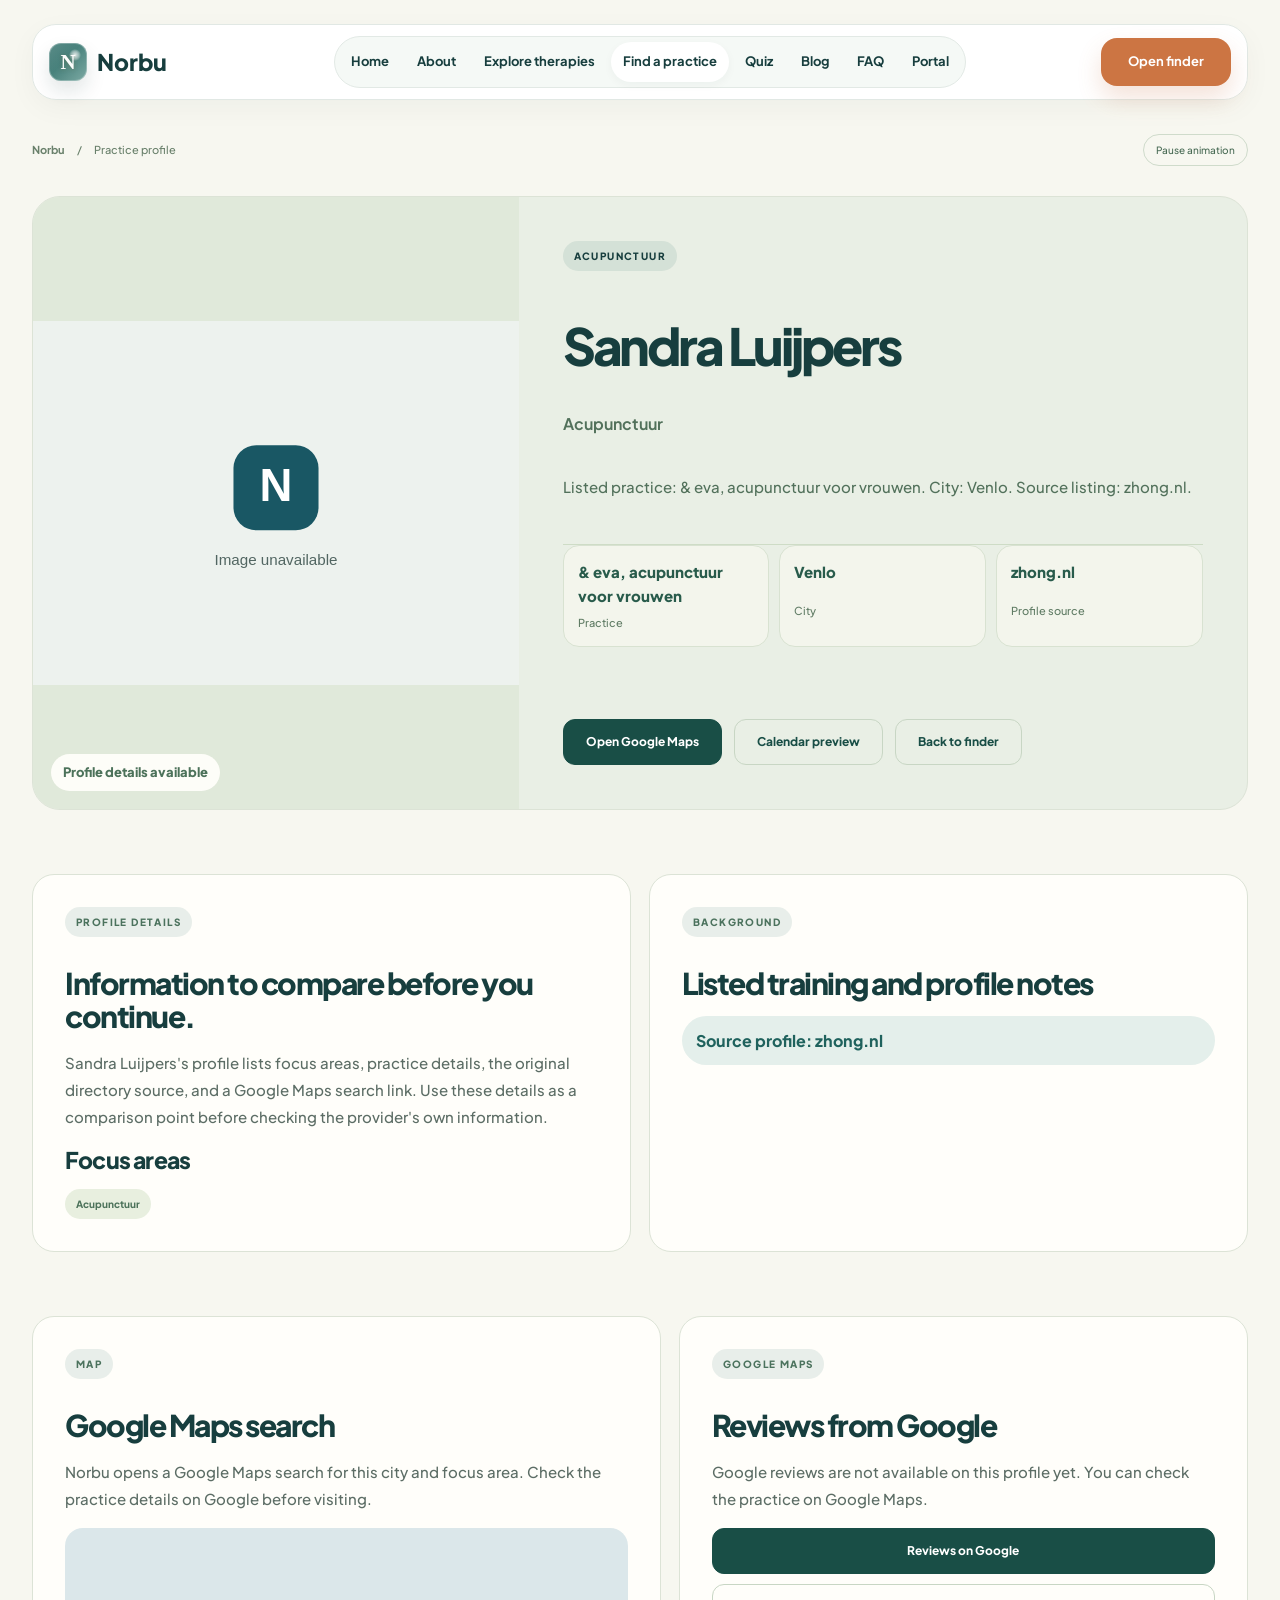
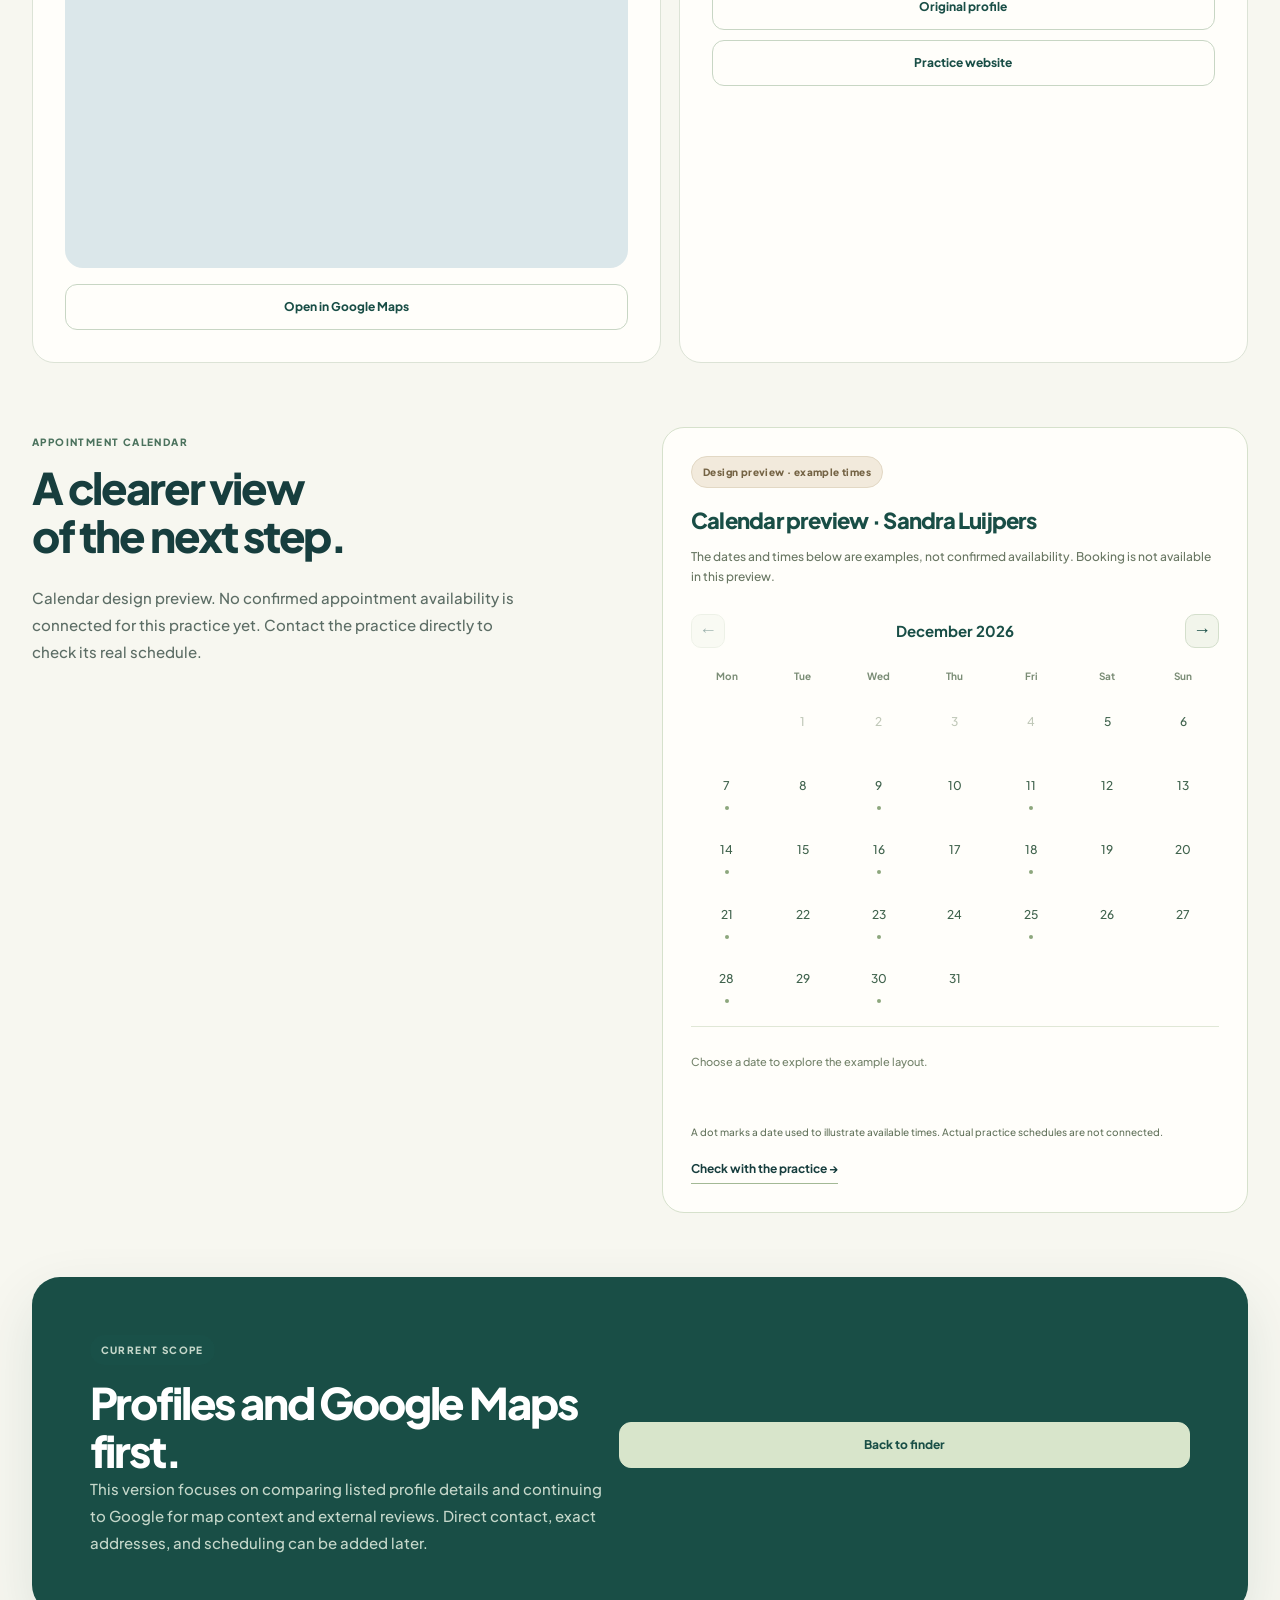
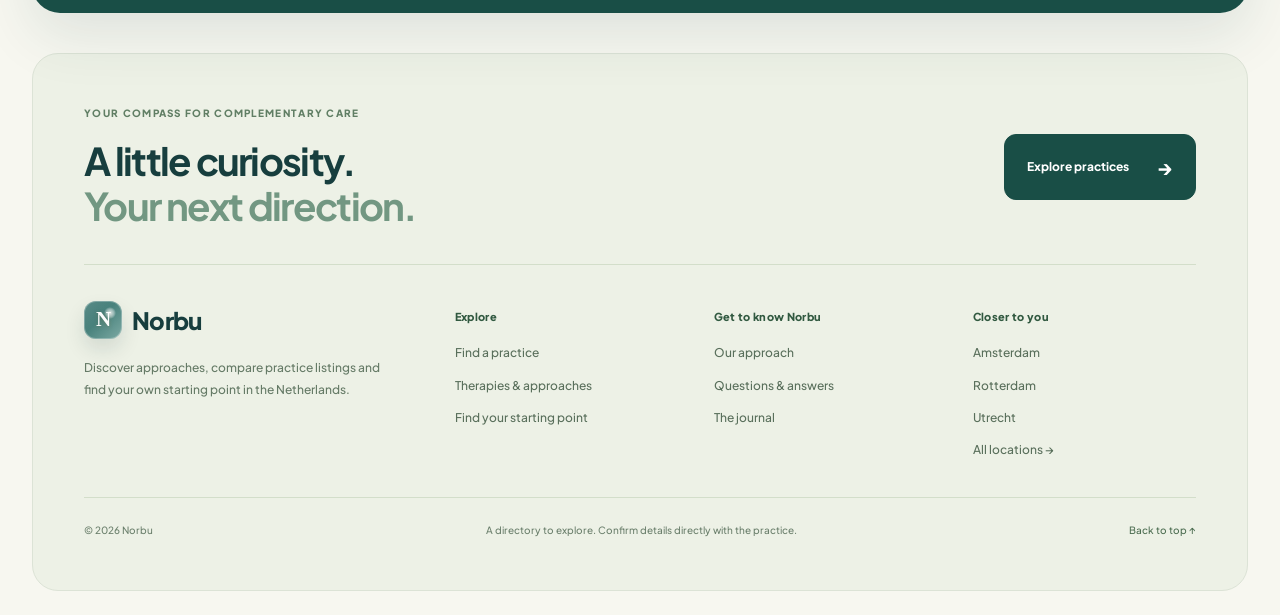
<file: practitioner-detail.html>
<!DOCTYPE html>
<html lang="en">
<head>
  <meta charset="UTF-8">
  <meta name="viewport" content="width=device-width, initial-scale=1.0">
  <title>Therapist Profile | Norbu</title>
  <meta name="description" content="View an acupuncture profile on Norbu, then continue to Google Maps for location details and any reviews available on Google.">
  <link rel="stylesheet" href="style.css">
  <link rel="stylesheet" href="profile-reviews.css">
  <link rel="icon" type="image/svg+xml" href="favicon.svg">
  <link rel="stylesheet" href="site-shell.css?v=20261116-9">
  <link rel="stylesheet" href="compass-pages.css?v=20261116-9">
  <link rel="stylesheet" href="discovery.css?v=20261117-1">
</head>
<body id="norbu-interior" class="compass-page site-layout practitioner-profile-page norbu-profile-page">
  <div class="page" id="top">
    <header class="topbar norbu-topbar">
      <a class="brand brand-link" href="index.html" aria-label="Norbu home"><div class="brand-mark" aria-hidden="true"></div><span>Norbu</span></a>
      <div class="shell" id="site-shell">
        <nav class="nav" id="site-nav" aria-label="Main navigation">
          <a href="index.html">Home</a>
          <a href="about.html">About</a>
          <a href="therapies.html">Explore therapies</a>
          <a class="active" aria-current="page" href="practitioners.html">Find a practice</a>
          <a href="quiz.html">Quiz</a>
          <a href="blog.html">Blog</a>
          <a href="faq.html">FAQ</a>
          <a href="platform.html">Portal</a>
        </nav>
        <button class="menu-toggle" id="menu-toggle" type="button" aria-expanded="false" aria-controls="site-nav" aria-label="Open navigation"><span></span><span></span><span></span></button>
      </div>
      <a class="book-btn" href="practitioners.html">Open finder</a>
    </header>

    <main class="profile-main" id="practitioner-profile">
      <div class="cp-topline"><div><a href="index.html">Norbu</a><span aria-hidden="true">/</span><span>Practice profile</span></div><button type="button" id="page-motion-toggle" aria-pressed="false">Pause animation</button></div>
      <nav class="profile-breadcrumbs" aria-label="Breadcrumb"><a href="index.html">Home</a><span>/</span><a href="practitioners.html">Find a therapist</a><span>/</span><span id="profile-breadcrumb-name">Profile</span></nav>

      <section class="profile-hero">
        <div class="profile-portrait"><img id="profile-image" src="" alt=""><span class="profile-availability" id="profile-availability"></span></div>
        <div class="profile-hero-copy">
          <span class="profile-kicker" id="profile-specialty"></span>
          <h1 id="profile-name">Therapist profile</h1>
          <p class="profile-focus" id="profile-focus"></p>
          <p id="profile-bio"></p>
          <div class="profile-facts">
            <div><strong id="profile-experience"></strong><span>Practice</span></div>
            <div><strong id="profile-clinic"></strong><span>City</span></div>
            <div><strong id="profile-source"></strong><span>Profile source</span></div>
          </div>
          <div class="profile-actions"><a class="btn btn-primary" id="profile-map-link-hero" href="https://www.google.com/maps/search/?api=1&query=acupuncture%20Netherlands" target="_blank" rel="noreferrer">Open Google Maps</a><a class="btn btn-secondary" href="#practice-calendar">Calendar preview</a><a class="btn btn-secondary" href="practitioners.html">Back to finder</a></div>
        </div>
      </section>

      <section class="profile-content-grid">
        <article class="profile-panel"><span class="profile-kicker">Profile details</span><h2>Information to compare before you continue.</h2><p id="profile-approach"></p><h3>Focus areas</h3><div class="profile-tag-list" id="profile-therapies"></div></article>
        <article class="profile-panel"><span class="profile-kicker">Background</span><h2>Listed training and profile notes</h2><ul class="profile-education" id="profile-education"></ul></article>
      </section>

      <section class="profile-content-grid profile-content-grid--map-review">
        <article class="profile-panel profile-map-card">
          <span class="profile-kicker">Map</span>
          <h2>Google Maps search</h2>
          <p>Norbu opens a Google Maps search for this city and focus area. Check the practice details on Google before visiting.</p>
          <div class="practitioner-map-frame profile-map-frame"><iframe id="profile-map" title="Therapist map location" src="https://www.google.com/maps?q=acupuncture%20Netherlands&z=12&output=embed" loading="lazy" referrerpolicy="no-referrer-when-downgrade"></iframe></div>
          <a class="btn btn-secondary" id="profile-map-link" href="https://www.google.com/maps/search/?api=1&query=acupuncture%20Netherlands" target="_blank" rel="noreferrer">Open in Google Maps</a>
        </article>

        <article class="profile-panel profile-review-card" id="profile-reviews">
          <span class="profile-kicker">Google Maps</span>
          <h2>Reviews from Google</h2>
          <p id="google-reviews-status" role="status">Google reviews are not available on this profile yet. You can check the practice on Google Maps.</p>
          <div id="google-reviews-content" hidden>
            <div class="google-review-rating" id="google-review-rating"></div>
            <p class="google-review-source">Source: Google Maps · Google provides a selection of up to five reviews.</p>
            <p id="google-review-practice"></p>
            <div id="google-review-attributions"></div>
            <div id="google-review-list"></div>
          </div>
          <div class="profile-external-actions">
            <a class="btn btn-primary" id="profile-google-review-link" href="https://www.google.com/maps/search/?api=1&query=acupuncture%20Netherlands" target="_blank" rel="noreferrer">Reviews on Google</a>
            <a class="btn btn-secondary" id="profile-source-link" href="#" target="_blank" rel="noreferrer">Original profile</a>
            <a class="btn btn-secondary" id="profile-website-link" href="#" target="_blank" rel="noreferrer">Practice website</a>
          </div>
        </article>
      </section>

      <section class="availability-section" id="practice-calendar"><div><span class="cp-eyebrow">Appointment calendar</span><h2>A clearer view<br>of the next step.</h2><p>Calendar design preview. No confirmed appointment availability is connected for this practice yet. Contact the practice directly to check its real schedule.</p></div><div data-appointment-preview data-practice-calendar></div></section>
      <section class="profile-booking-card"><div><span class="profile-kicker">Current scope</span><h2>Profiles and Google Maps first.</h2><p>This version focuses on comparing listed profile details and continuing to Google for map context and external reviews. Direct contact, exact addresses, and scheduling can be added later.</p></div><a class="btn btn-primary" href="practitioners.html">Back to finder</a></section>
    </main>

    <footer class="site-footer compass-footer">
      <div class="cf-lead"><div><span class="cf-eyebrow">Your compass for complementary care</span><h2>A little curiosity.<br><em>Your next direction.</em></h2></div><a class="cf-action" href="practitioners.html">Explore practices <span aria-hidden="true">→</span></a></div>
      <div class="cf-grid"><div class="cf-brand"><a class="brand brand-link" href="index.html" aria-label="Norbu home"><div class="brand-mark" aria-hidden="true"></div><span>Norbu</span></a><p>Discover approaches, compare practice listings and find your own starting point in the Netherlands.</p></div><nav aria-label="Explore Norbu"><h3>Explore</h3><a href="practitioners.html">Find a practice</a><a href="therapies.html">Therapies & approaches</a><a href="quiz.html">Find your starting point</a></nav><nav aria-label="About Norbu"><h3>Get to know Norbu</h3><a href="about.html">Our approach</a><a href="faq.html">Questions & answers</a><a href="blog.html">The journal</a></nav><nav aria-label="Practices by city"><h3>Closer to you</h3><a href="practitioners.html?city=Amsterdam">Amsterdam</a><a href="practitioners.html?city=Rotterdam">Rotterdam</a><a href="practitioners.html?city=Utrecht">Utrecht</a><a href="practitioners.html">All locations →</a></nav></div>
      <div class="cf-bottom"><span>© <span data-footer-year>2026</span> Norbu</span><span>A directory to explore. Confirm details directly with the practice.</span><a href="#top" data-back-to-top>Back to top ↑</a></div>
    </footer>
  </div>
  <script src="practitioners-data.js?v=20261006-3" defer></script>
  <script src="script.js?v=20261116-8" defer></script>
  <script src="maps-config.js" defer></script>
  <script src="google-places.js" defer></script>
  <script src="profile-reviews.js" defer></script>
  <script src="site-shell.js?v=20261116-9" defer></script>
  <script src="compass-pages.js?v=20261116-8" defer></script>
  <script src="appointment-preview.js?v=20261117-1" defer></script>
</body>
</html>
</file>
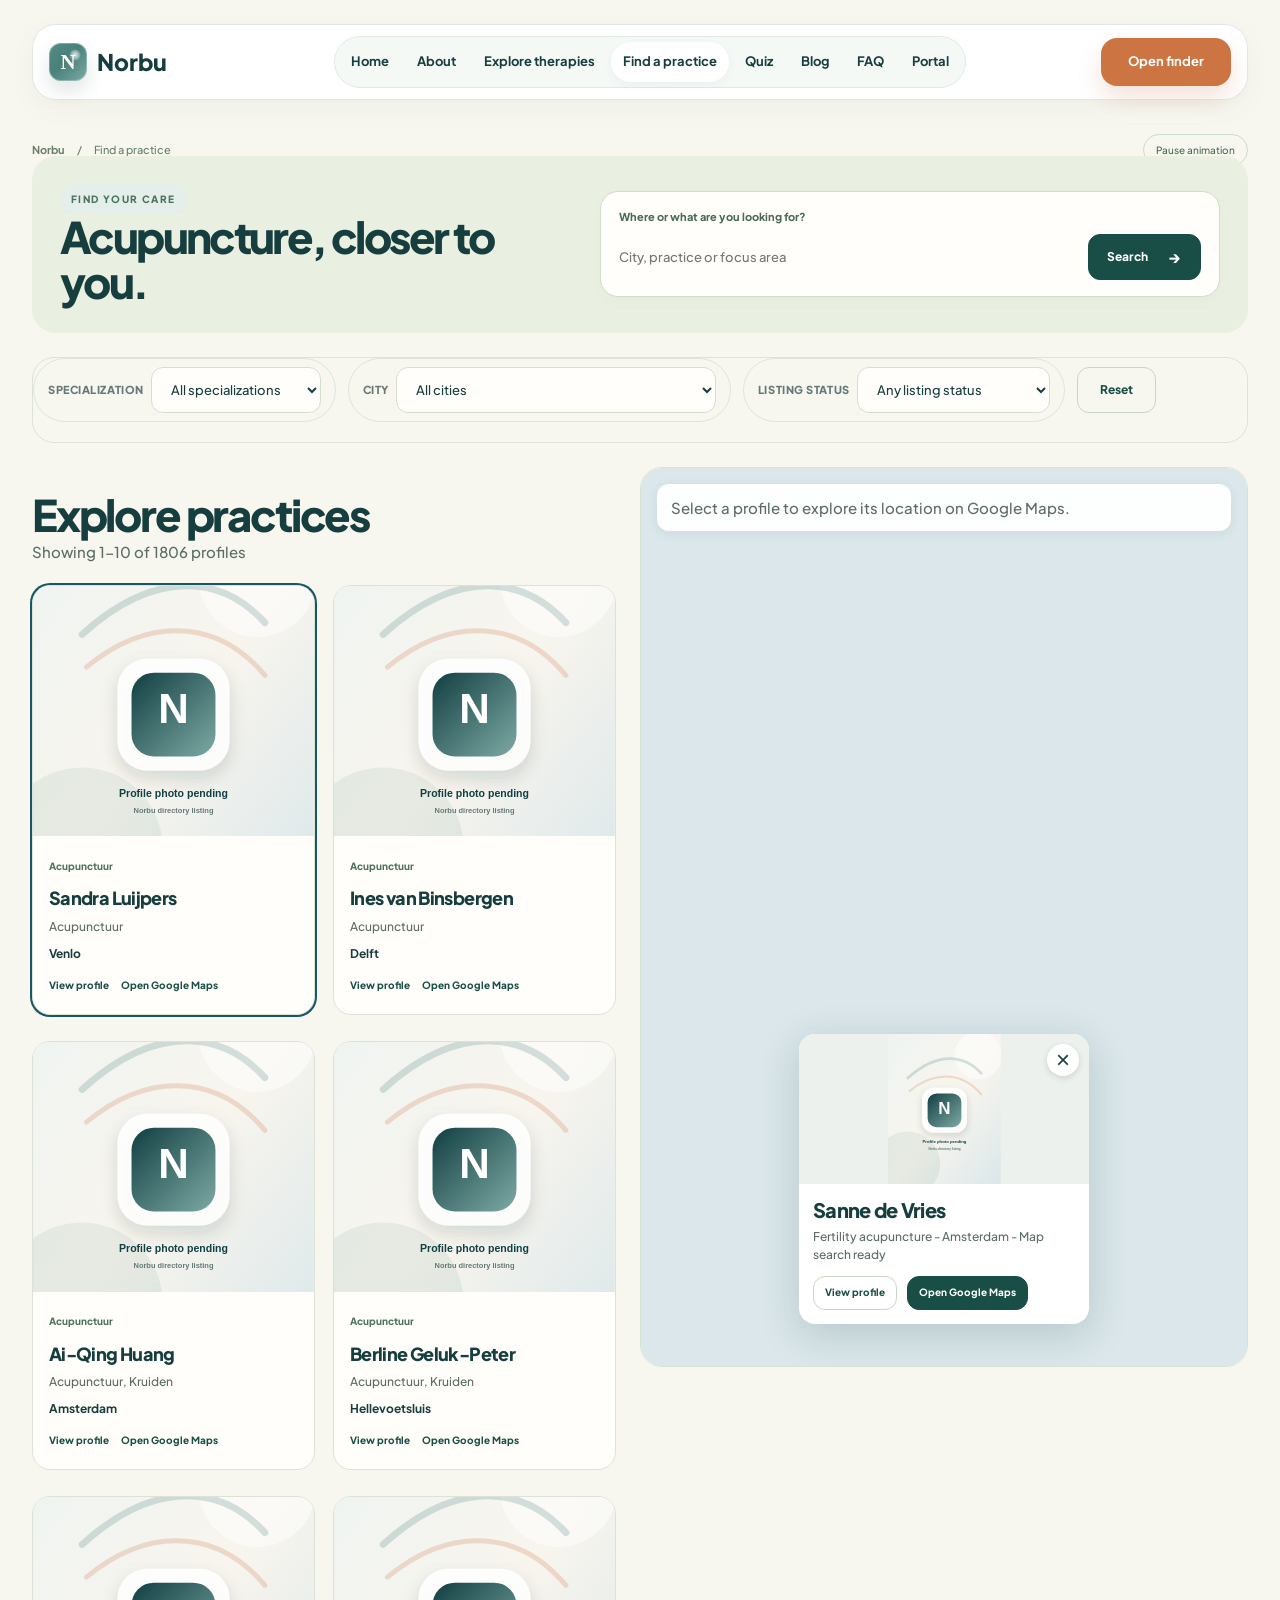
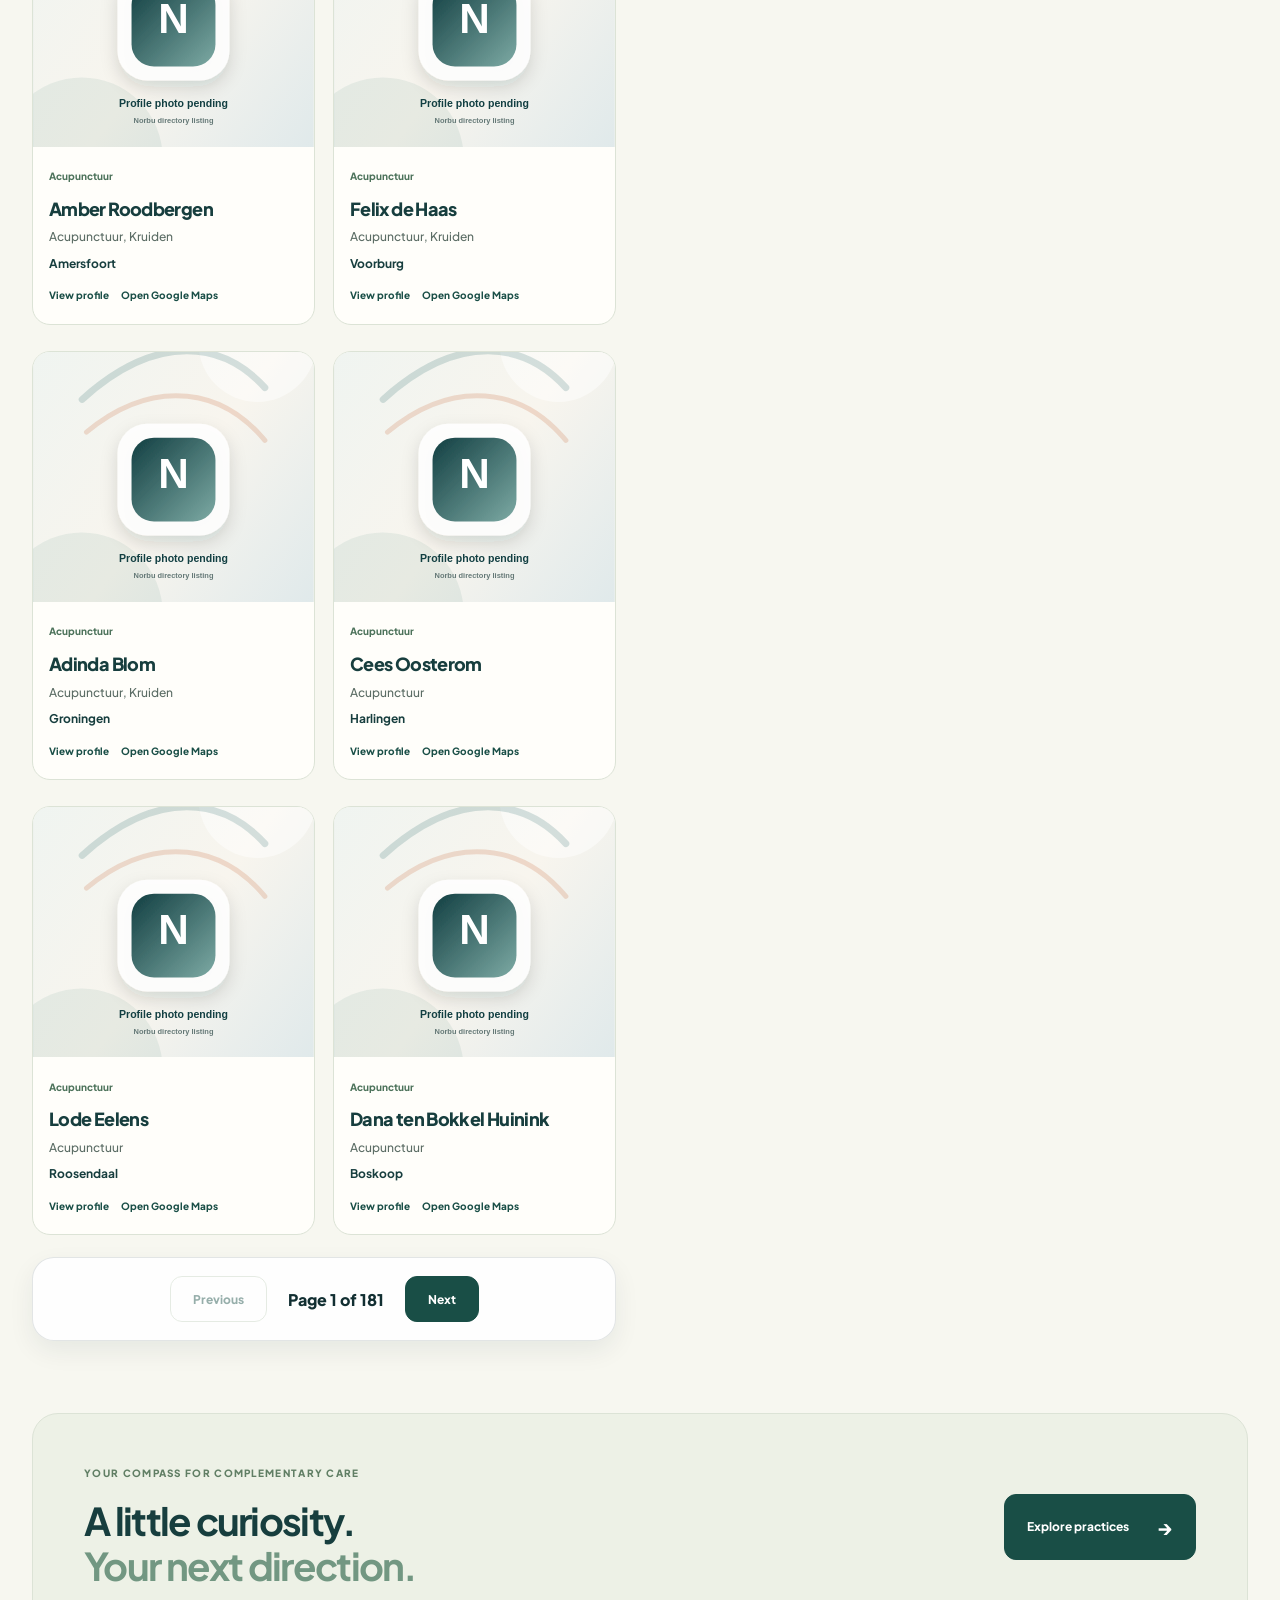
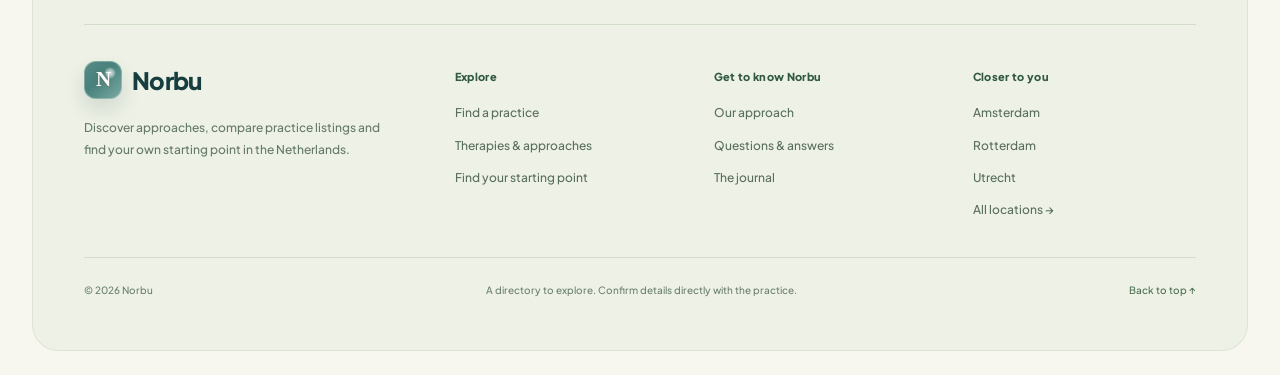
<file: practitioners.html>
<!DOCTYPE html>
<html lang="en">
<head>
  <meta charset="UTF-8">
  <meta name="viewport" content="width=device-width, initial-scale=1.0">
  <title>Find Acupuncturists in The Netherlands | Norbu</title>
  <meta name="description" content="Search acupuncture profiles in The Netherlands by city and focus area, then continue to Google Maps for location details and any reviews available on Google.">
  <link rel="stylesheet" href="style.css">
  <link rel="stylesheet" href="finder-layout.css?v=20261116-2">
  <link rel="icon" type="image/svg+xml" href="favicon.svg">
  <link rel="stylesheet" href="site-shell.css?v=20261116-9">
  <link rel="stylesheet" href="compass-pages.css?v=20261116-10">
  <link rel="stylesheet" href="discovery.css?v=20261117-1">
</head>
<body id="norbu-interior" class="compass-page site-layout directory-page norbu-finder-page">
  <div class="page" id="top">
    <header class="topbar norbu-topbar">
      <a class="brand brand-link" href="index.html" aria-label="Norbu home"><div class="brand-mark" aria-hidden="true"></div><span>Norbu</span></a>
      <div class="shell" id="site-shell">
        <nav class="nav" id="site-nav" aria-label="Main navigation">
          <a href="index.html">Home</a>
          <a href="about.html">About</a>
          <a href="therapies.html">Explore therapies</a>
          <a class="active" aria-current="page" href="practitioners.html">Find a practice</a>
          <a href="quiz.html">Quiz</a>
          <a href="blog.html">Blog</a>
          <a href="faq.html">FAQ</a>
          <a href="platform.html">Portal</a>
        </nav>
        <button class="menu-toggle" id="menu-toggle" type="button" aria-expanded="false" aria-controls="site-nav" aria-label="Open navigation"><span></span><span></span><span></span></button>
      </div>
      <a class="book-btn" href="practitioners.html">Open finder</a>
    </header>

    <main class="directory-main">
      <div class="cp-topline"><div><a href="index.html">Norbu</a><span aria-hidden="true">/</span><span>Find a practice</span></div><button type="button" id="page-motion-toggle" aria-pressed="false">Pause animation</button></div>
      <section class="finder-search-bar" aria-label="Search practices">
        <div><span class="norbu-kicker">Find your care</span><h1>Acupuncture, closer to you.</h1></div>
        <form class="norbu-quick-search finder-search-box" action="#directory-list">
          <label for="filter-search">Where or what are you looking for?</label>
          <div class="finder-search-row"><div class="finder-search-input" data-city-picker data-city-target="filter-location" data-city-free-text><input class="city-picker-input" id="filter-search" type="search" placeholder="City, practice or focus area" autocomplete="off" role="combobox" aria-autocomplete="list" aria-expanded="false" aria-controls="finder-city-suggestions"><ul class="city-picker-list" id="finder-city-suggestions" role="listbox" aria-label="Suggested cities" hidden></ul><span class="city-picker-status" role="status"></span></div><button class="btn btn-primary" type="submit">Search <span aria-hidden="true">→</span></button></div>
        </form>
      </section>

      <section class="directory-filters card" aria-label="Filter acupuncturists">
        
        <div class="directory-controls">
          <label class="filter-field"><span>Specialization</span><select id="filter-specialty"><option value="all">All specializations</option><option value="Fertility acupuncture">Fertility acupuncture</option><option value="Pain acupuncture">Pain acupuncture</option><option value="Stress and sleep acupuncture">Stress and sleep acupuncture</option><option value="Women's health acupuncture">Women's health acupuncture</option><option value="Traditional Chinese Medicine">Traditional Chinese Medicine</option><option value="Cosmetic acupuncture">Cosmetic acupuncture</option></select></label>
          <label class="filter-field"><span>City</span><select id="filter-location"><option value="all">All cities</option><option value="Amsterdam">Amsterdam</option><option value="Rotterdam">Rotterdam</option><option value="Utrecht">Utrecht</option><option value="The Hague">The Hague</option><option value="Eindhoven">Eindhoven</option></select></label>
          <label class="filter-field"><span>Listing status</span><select id="filter-availability"><option value="all">Any listing status</option><option value="Map search ready">Map search ready</option><option value="Profile details available">Profile details available</option><option value="Needs confirmation">Needs confirmation</option></select></label>
          <button id="filter-reset" class="btn btn-secondary directory-reset-btn" type="button">Reset</button>
        </div>
      </section>

      <div class="finder-view-switch" role="group" aria-label="Results view">
        <button type="button" data-finder-view="list" aria-pressed="true" aria-controls="directory-list">List</button>
        <button type="button" data-finder-view="map" aria-pressed="false" aria-controls="directory-map-panel">Map</button>
      </div>
      <section class="directory-layout" data-finder-view="list">
        <div class="directory-results-column">
          <div class="finder-results-heading"><h2>Explore practices</h2><p id="directory-results-copy" role="status">Loading profiles…</p></div>
          <div class="directory-list" id="directory-list" aria-live="polite"></div>
          <nav class="directory-pagination" id="directory-pagination" aria-label="Therapist result pages">
            <button class="btn btn-secondary" id="directory-page-previous" type="button">Previous</button>
            <span id="directory-page-status" aria-live="polite">Page 1</span>
            <button class="btn btn-primary" id="directory-page-next" type="button">Next</button>
          </nav>
        </div>
        <aside class="directory-map-panel card" id="directory-map-panel">
          <div class="finder-map-surface">
            <div id="finder-google-map" aria-label="Practices on Google Maps" hidden></div>
            <div class="practitioner-map-frame directory-map-frame"><iframe id="directory-map" title="Google Maps location for selected therapist" src="https://www.google.com/maps?q=acupuncture%20Netherlands&z=7&output=embed" loading="lazy" referrerpolicy="no-referrer-when-downgrade"></iframe></div>
            <p class="finder-map-status" id="finder-map-status" role="status">Select a profile to explore its location on Google Maps.</p><a id="finder-location-source" class="finder-location-source" href="https://www.pdok.nl/introductie/-/article/basisregistratie-adressen-en-gebouwen-ba-1" target="_blank" rel="noopener noreferrer" hidden>Locations: PDOK / BAG</a>
          </div>
          <div class="directory-map-copy" id="finder-map-preview">
            <button class="finder-preview-close" type="button" aria-label="Close selected practice preview">×</button>
            <img id="finder-preview-image" src="norbu-profile-placeholder.svg" alt="" class="finder-preview-image">
            <div class="finder-preview-body">
            <span class="practitioner-map-kicker">Selected therapist</span>
            <h3 id="directory-name">Sanne de Vries</h3>
            <p id="directory-specialty">Fertility acupuncture - Amsterdam - Map search ready</p>
            <p id="directory-bio">Select a profile to view its focus area and Google Maps search.</p>
            <div class="directory-review-summary" id="directory-review-summary"><strong>Google Maps</strong><span>Open Google Maps to check location details and any reviews available on Google.</span></div>
            <div class="directory-map-actions">
              <a id="directory-profile-link" class="btn btn-secondary" href="practitioner-detail.html?id=sanne-de-vries">View profile</a>
              <a id="directory-map-link" class="btn btn-primary practitioner-map-link" href="https://www.google.com/maps/search/?api=1&query=fertility%20acupuncture%20Amsterdam%20Netherlands" target="_blank" rel="noreferrer">Open Google Maps</a>
            </div>
          </div>
          </div>
        </aside>
      </section>
    </main>

    <footer class="site-footer compass-footer">
      <div class="cf-lead"><div><span class="cf-eyebrow">Your compass for complementary care</span><h2>A little curiosity.<br><em>Your next direction.</em></h2></div><a class="cf-action" href="practitioners.html">Explore practices <span aria-hidden="true">→</span></a></div>
      <div class="cf-grid"><div class="cf-brand"><a class="brand brand-link" href="index.html" aria-label="Norbu home"><div class="brand-mark" aria-hidden="true"></div><span>Norbu</span></a><p>Discover approaches, compare practice listings and find your own starting point in the Netherlands.</p></div><nav aria-label="Explore Norbu"><h3>Explore</h3><a href="practitioners.html">Find a practice</a><a href="therapies.html">Therapies & approaches</a><a href="quiz.html">Find your starting point</a></nav><nav aria-label="About Norbu"><h3>Get to know Norbu</h3><a href="about.html">Our approach</a><a href="faq.html">Questions & answers</a><a href="blog.html">The journal</a></nav><nav aria-label="Practices by city"><h3>Closer to you</h3><a href="practitioners.html?city=Amsterdam">Amsterdam</a><a href="practitioners.html?city=Rotterdam">Rotterdam</a><a href="practitioners.html?city=Utrecht">Utrecht</a><a href="practitioners.html">All locations →</a></nav></div>
      <div class="cf-bottom"><span>© <span data-footer-year>2026</span> Norbu</span><span>A directory to explore. Confirm details directly with the practice.</span><a href="#top" data-back-to-top>Back to top ↑</a></div>
    </footer>
  </div>
  <script src="practitioners-data.js?v=20261006-3" defer></script>
  <script src="maps-config.js" defer></script>
  <script src="practitioner-locations.js?v=20261116-10" defer></script>
  <script src="map-clusters.js?v=20261116-10" defer></script>
  <script src="finder-map.js?v=20261116-10" defer></script>
  <script src="script.js?v=20261116-8" defer></script>
  <script src="site-shell.js?v=20261116-9" defer></script>
  <script src="compass-pages.js?v=20261116-8" defer></script>
  <script src="city-picker.js?v=20261117-1" defer></script>
</body>
</html>
</file>
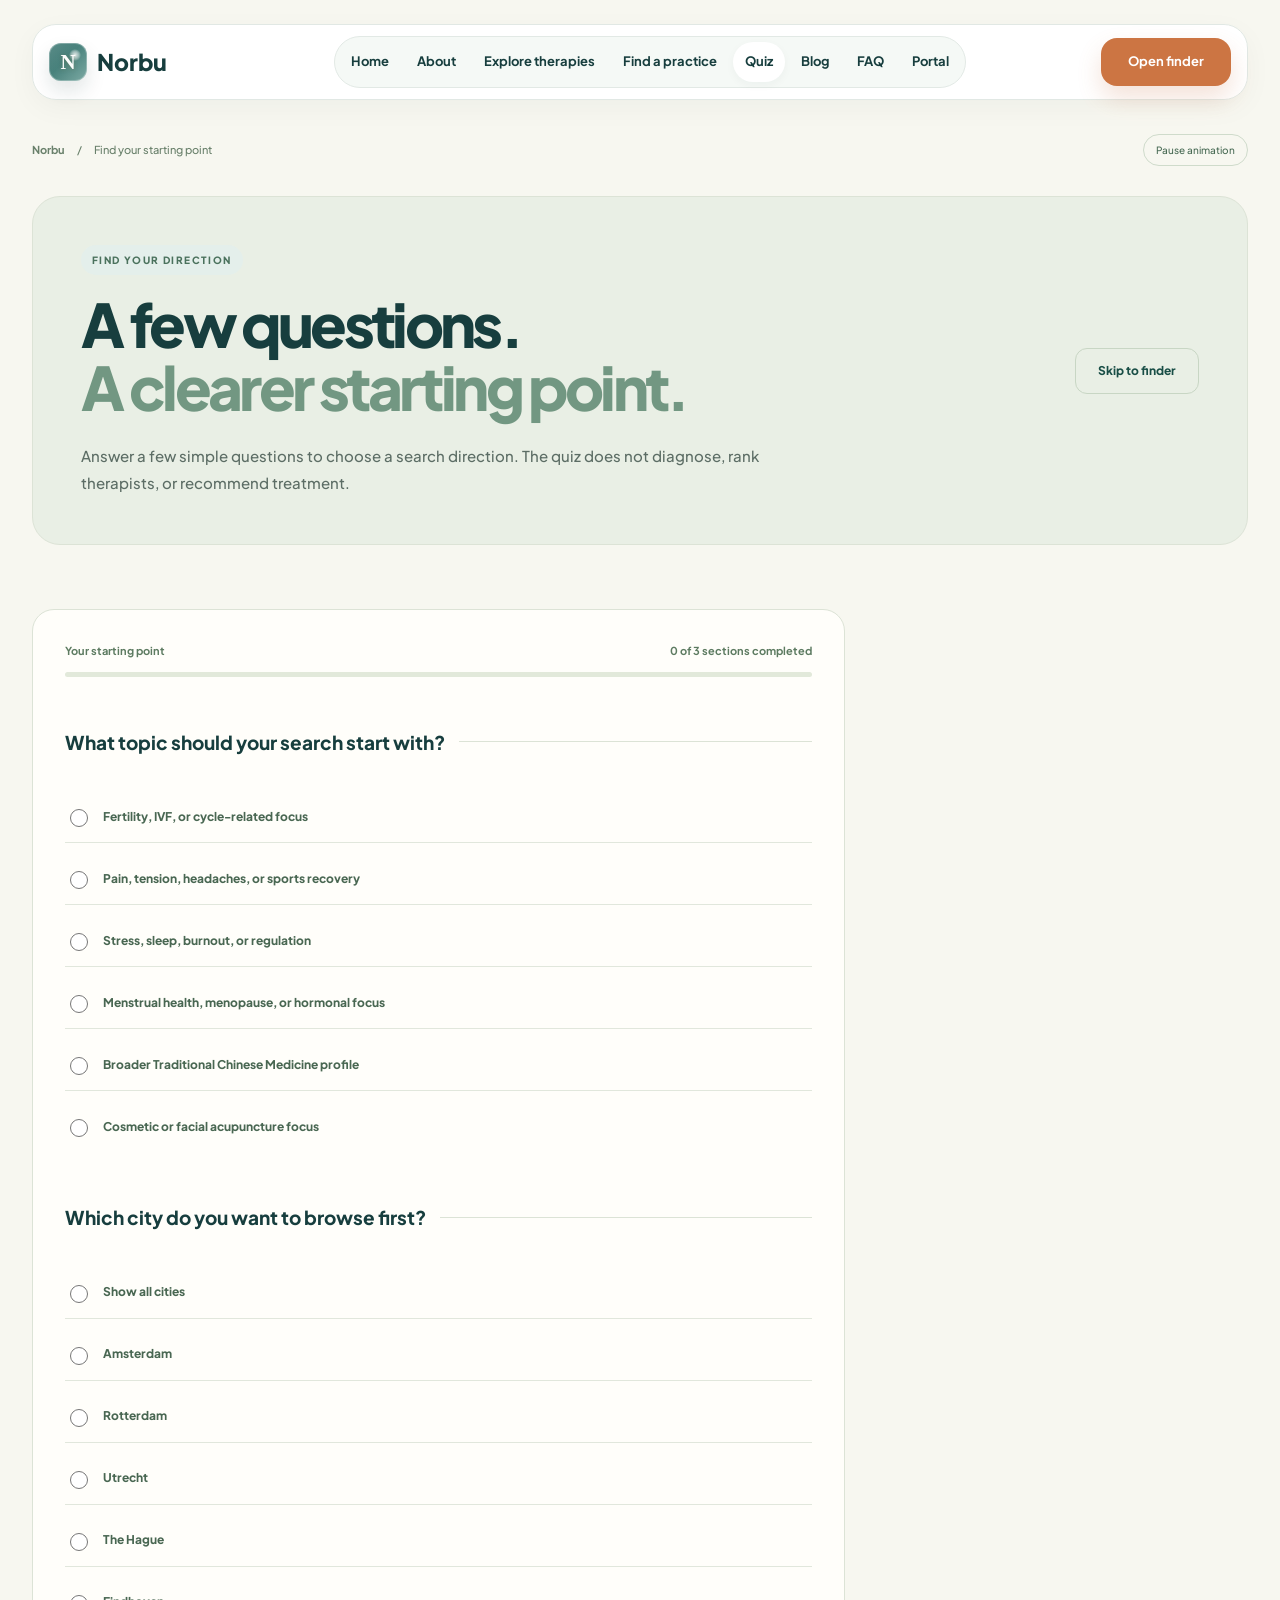
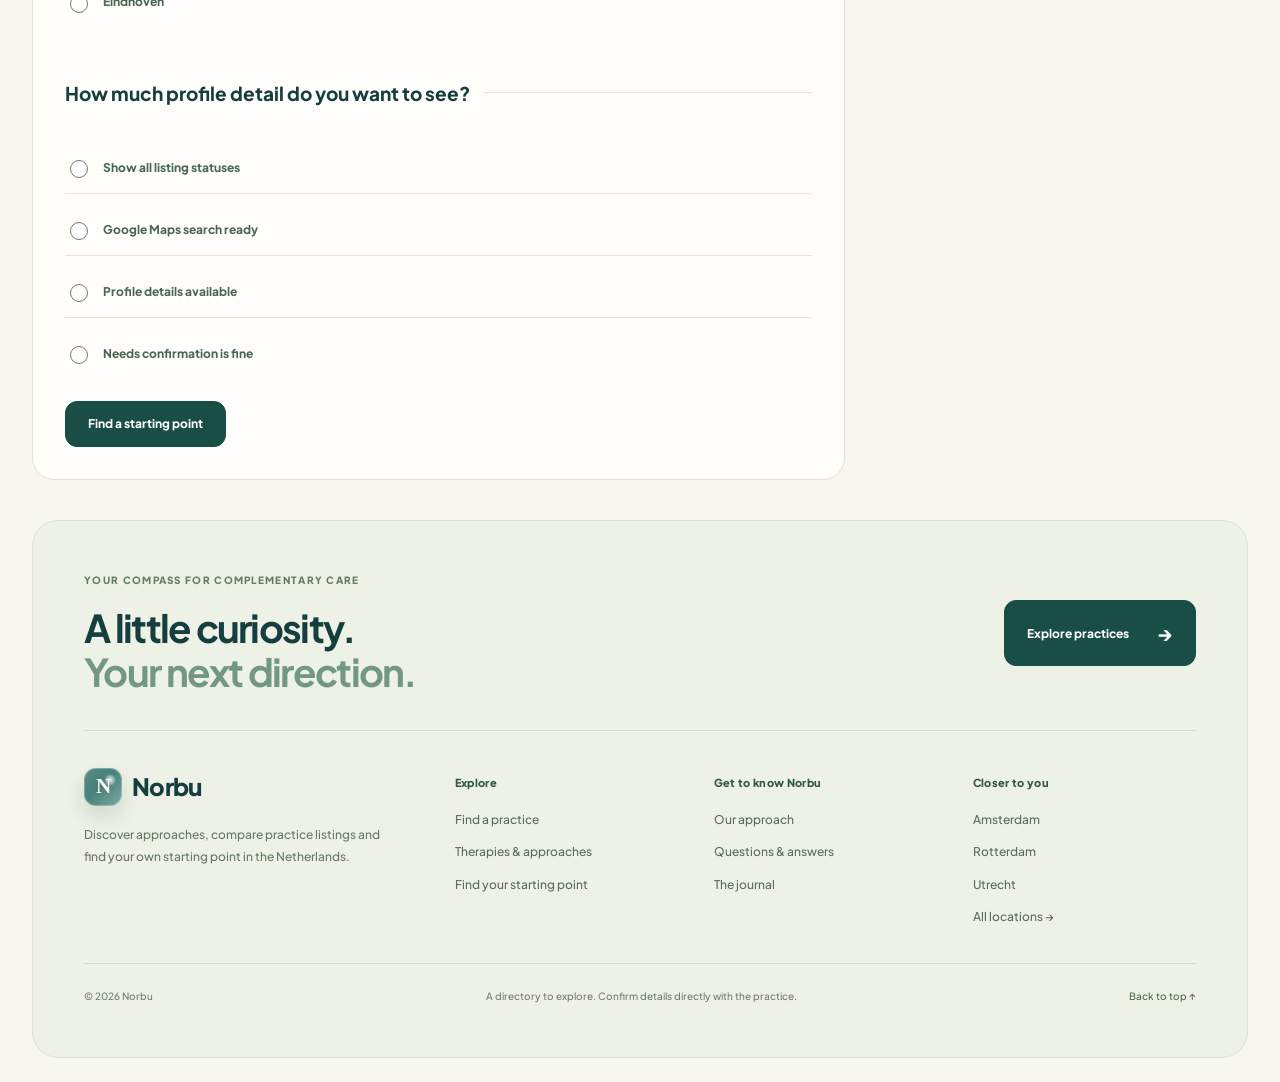
<file: quiz.html>
<!DOCTYPE html>
<html lang="en">
<head>
  <meta charset="UTF-8">
  <meta name="viewport" content="width=device-width, initial-scale=1.0">
  <title>Quiz | Norbu</title>
  <meta name="description" content="A short non-medical quiz that helps visitors choose a starting point in the Norbu acupuncture directory.">
  <link rel="stylesheet" href="style.css">
  <link rel="icon" type="image/svg+xml" href="favicon.svg">
  <link rel="stylesheet" href="site-shell.css?v=20261116-9">
  <link rel="stylesheet" href="compass-pages.css?v=20261116-9">
</head>
<body id="norbu-interior" class="compass-page site-layout quiz-page norbu-site-page">
  <div class="page" id="top">
    <header class="topbar norbu-topbar">
      <a class="brand brand-link" href="index.html" aria-label="Norbu home"><div class="brand-mark" aria-hidden="true"></div><span>Norbu</span></a>
      <div class="shell" id="site-shell">
        <nav class="nav" id="site-nav" aria-label="Main navigation">
          <a href="index.html">Home</a>
          <a href="about.html">About</a>
          <a href="therapies.html">Explore therapies</a>
          <a href="practitioners.html">Find a practice</a>
          <a class="active" aria-current="page" href="quiz.html">Quiz</a>
          <a href="blog.html">Blog</a>
          <a href="faq.html">FAQ</a>
          <a href="platform.html">Portal</a>
        </nav>
        <button class="menu-toggle" id="menu-toggle" type="button" aria-expanded="false" aria-controls="site-nav" aria-label="Open navigation"><span></span><span></span><span></span></button>
      </div>
      <a class="book-btn" href="practitioners.html">Open finder</a>
    </header>

    <main class="quiz-main">
      <div class="cp-topline"><div><a href="index.html">Norbu</a><span aria-hidden="true">/</span><span>Find your starting point</span></div><button type="button" id="page-motion-toggle" aria-pressed="false">Pause animation</button></div>
      <section class="quiz-hero card">
        <div>
          <span class="norbu-kicker">Find your direction</span>
          <h1>A few questions.<br><em>A clearer starting point.</em></h1>
          <p>Answer a few simple questions to choose a search direction. The quiz does not diagnose, rank therapists, or recommend treatment.</p>
        </div>
        <a class="btn btn-secondary" href="practitioners.html">Skip to finder</a>
      </section>

      <section class="quiz-layout">
        <form class="quiz-card card" id="quiz-form"><div class="cp-quiz-progress"><span>Your starting point</span><span id="quiz-progress-copy" role="status">0 of 3 sections completed</span><div><span id="quiz-progress-bar"></span></div></div>
          <fieldset class="quiz-step">
            <legend>What topic should your search start with?</legend>
            <label><input type="radio" name="goal" value="Fertility acupuncture" required><span>Fertility, IVF, or cycle-related focus</span></label>
            <label><input type="radio" name="goal" value="Pain acupuncture"><span>Pain, tension, headaches, or sports recovery</span></label>
            <label><input type="radio" name="goal" value="Stress and sleep acupuncture"><span>Stress, sleep, burnout, or regulation</span></label>
            <label><input type="radio" name="goal" value="Women's health acupuncture"><span>Menstrual health, menopause, or hormonal focus</span></label>
            <label><input type="radio" name="goal" value="Traditional Chinese Medicine"><span>Broader Traditional Chinese Medicine profile</span></label>
            <label><input type="radio" name="goal" value="Cosmetic acupuncture"><span>Cosmetic or facial acupuncture focus</span></label>
          </fieldset>

          <fieldset class="quiz-step">
            <legend>Which city do you want to browse first?</legend>
            <label><input type="radio" name="city" value="all" required><span>Show all cities</span></label>
            <label><input type="radio" name="city" value="Amsterdam"><span>Amsterdam</span></label>
            <label><input type="radio" name="city" value="Rotterdam"><span>Rotterdam</span></label>
            <label><input type="radio" name="city" value="Utrecht"><span>Utrecht</span></label>
            <label><input type="radio" name="city" value="Den Haag"><span>The Hague</span></label>
            <label><input type="radio" name="city" value="Eindhoven"><span>Eindhoven</span></label>
          </fieldset>

          <fieldset class="quiz-step">
            <legend>How much profile detail do you want to see?</legend>
            <label><input type="radio" name="availability" value="all" required><span>Show all listing statuses</span></label>
            <label><input type="radio" name="availability" value="Map search ready"><span>Google Maps search ready</span></label>
            <label><input type="radio" name="availability" value="Profile details available"><span>Profile details available</span></label>
            <label><input type="radio" name="availability" value="Needs confirmation"><span>Needs confirmation is fine</span></label>
          </fieldset>

          <button class="btn btn-primary quiz-submit" type="submit">Find a starting point</button>
        </form>

        <aside class="quiz-result card" id="quiz-result" hidden>
          <span class="profile-kicker">Search direction</span>
          <h2 id="quiz-result-title">Start with a category</h2>
          <p id="quiz-result-copy"></p>
          <div class="quiz-result-actions">
            <a class="btn btn-primary" id="quiz-result-link" href="practitioners.html">Open matching listings</a>
            <button class="btn btn-secondary" id="quiz-reset" type="button">Try again</button>
          </div>
        </aside>
      </section>
    </main>

    <footer class="site-footer compass-footer">
      <div class="cf-lead"><div><span class="cf-eyebrow">Your compass for complementary care</span><h2>A little curiosity.<br><em>Your next direction.</em></h2></div><a class="cf-action" href="practitioners.html">Explore practices <span aria-hidden="true">→</span></a></div>
      <div class="cf-grid"><div class="cf-brand"><a class="brand brand-link" href="index.html" aria-label="Norbu home"><div class="brand-mark" aria-hidden="true"></div><span>Norbu</span></a><p>Discover approaches, compare practice listings and find your own starting point in the Netherlands.</p></div><nav aria-label="Explore Norbu"><h3>Explore</h3><a href="practitioners.html">Find a practice</a><a href="therapies.html">Therapies & approaches</a><a href="quiz.html">Find your starting point</a></nav><nav aria-label="About Norbu"><h3>Get to know Norbu</h3><a href="about.html">Our approach</a><a href="faq.html">Questions & answers</a><a href="blog.html">The journal</a></nav><nav aria-label="Practices by city"><h3>Closer to you</h3><a href="practitioners.html?city=Amsterdam">Amsterdam</a><a href="practitioners.html?city=Rotterdam">Rotterdam</a><a href="practitioners.html?city=Utrecht">Utrecht</a><a href="practitioners.html">All locations →</a></nav></div>
      <div class="cf-bottom"><span>© <span data-footer-year>2026</span> Norbu</span><span>A directory to explore. Confirm details directly with the practice.</span><a href="#top" data-back-to-top>Back to top ↑</a></div>
    </footer>
  </div>
  <script src="script.js?v=20261116-8" defer></script>
  <script src="site-shell.js?v=20261116-9" defer></script>
  <script src="compass-pages.js?v=20261116-8" defer></script>
</body>
</html>
</file>
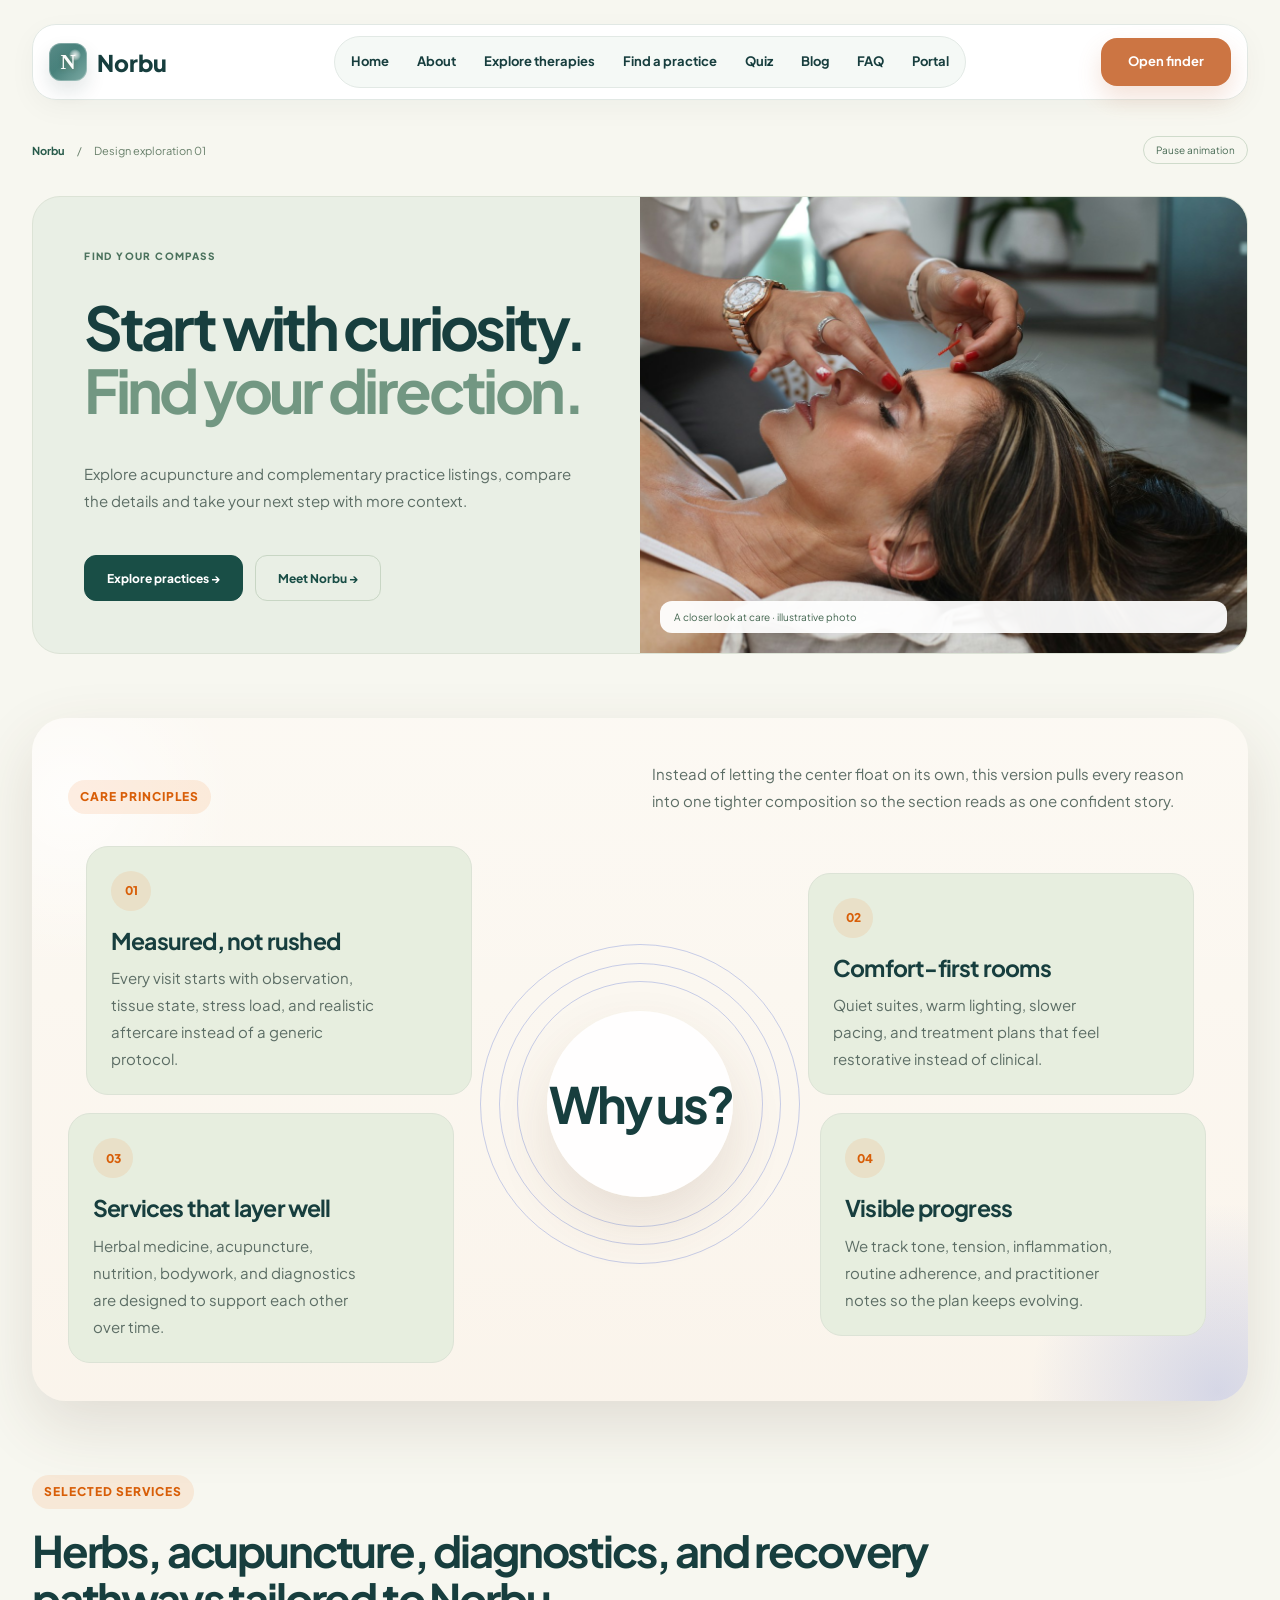
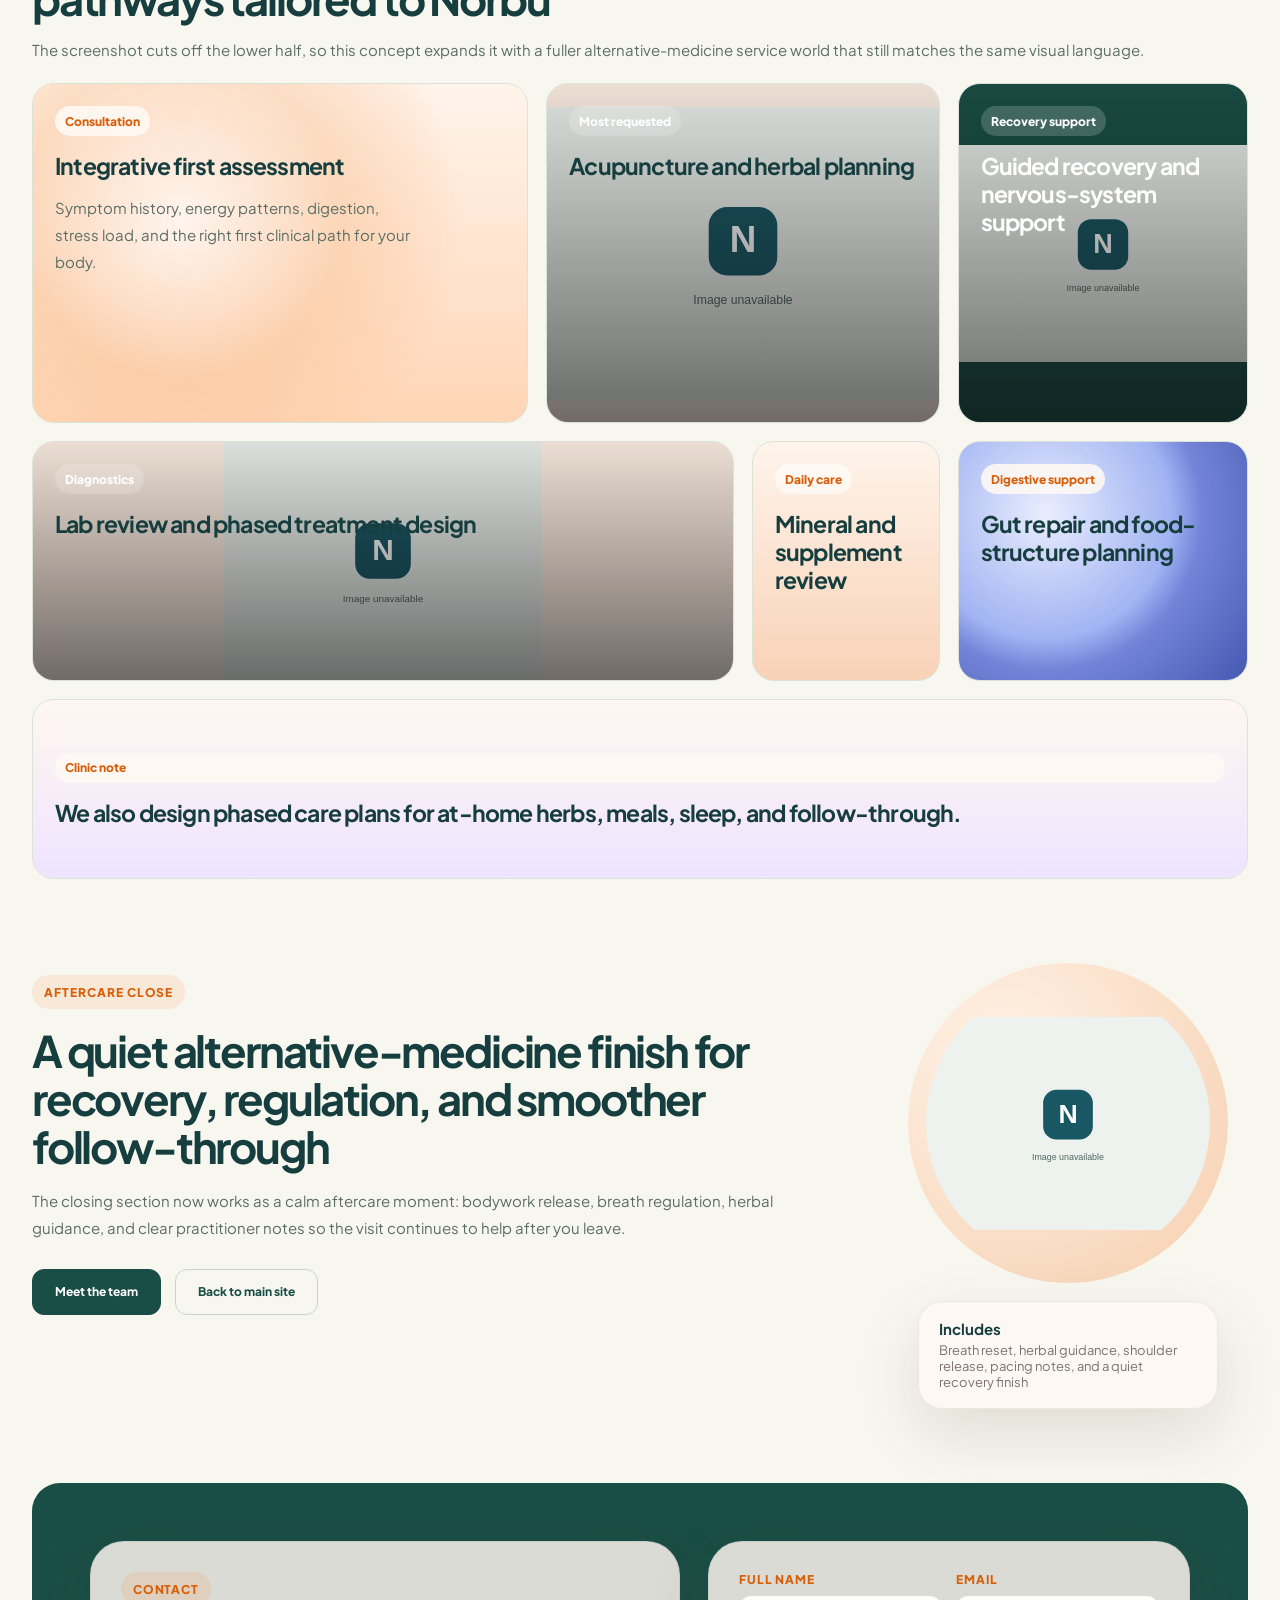
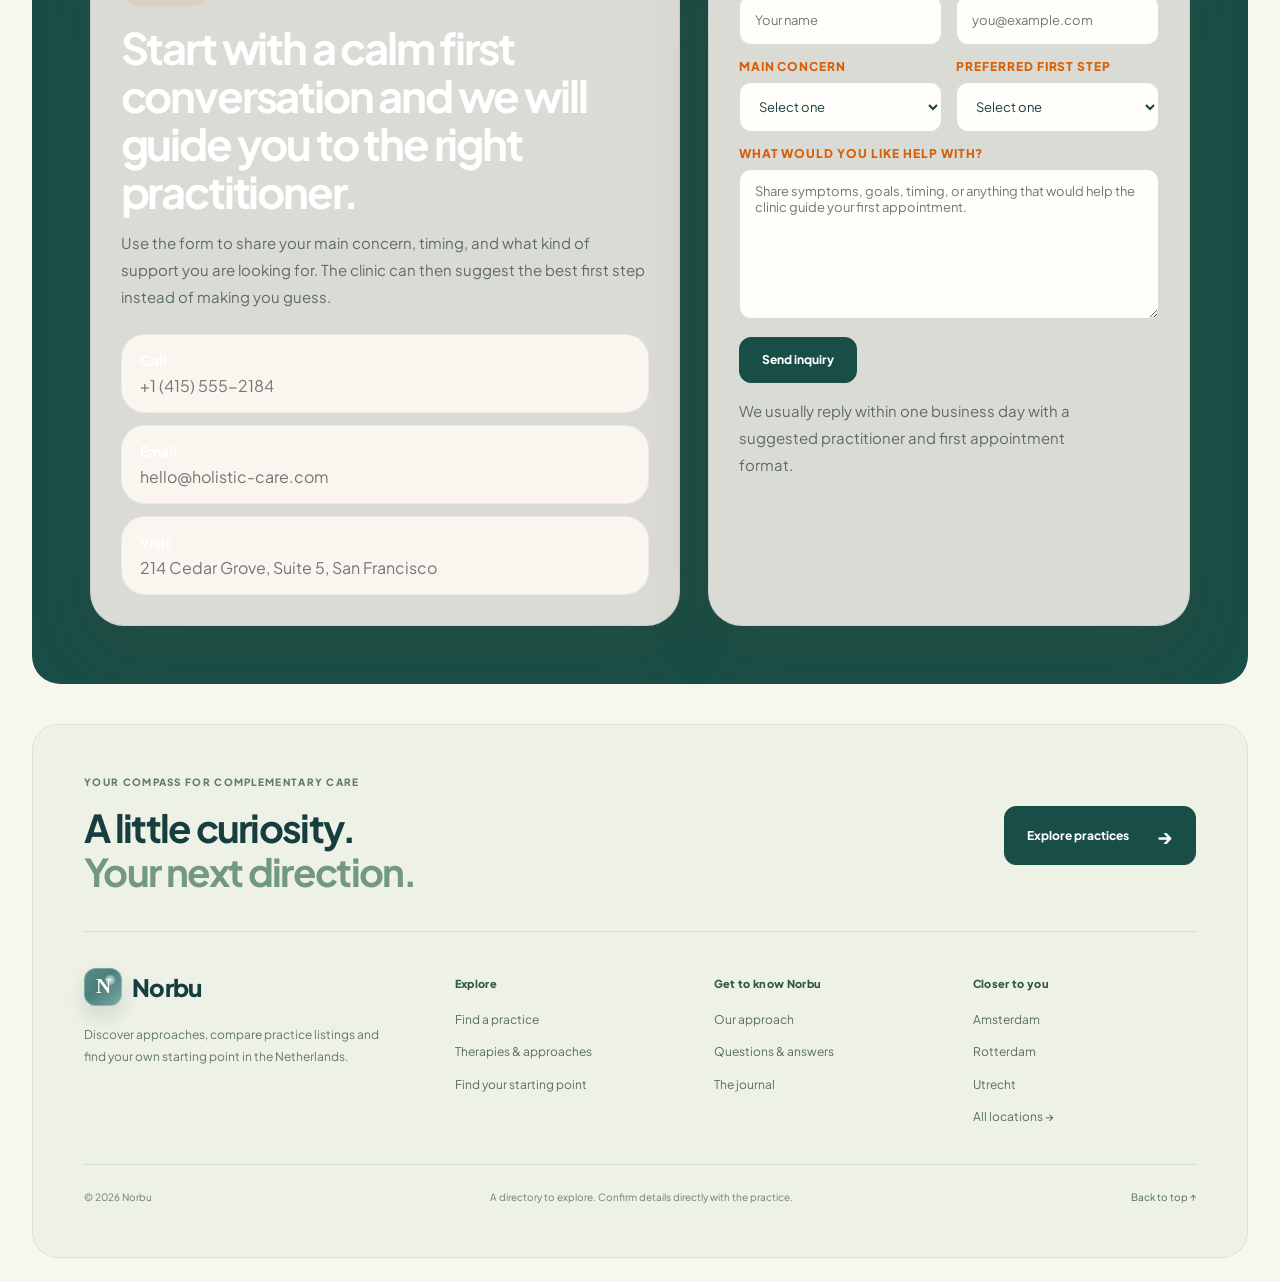
<file: style1.html>
<!DOCTYPE html>
<html lang="en">
<head>
  <meta charset="UTF-8">
  <meta name="viewport" content="width=device-width, initial-scale=1.0">
  <title>Style 1 Concept | Norbu</title>
  <link rel="stylesheet" href="style.css">
  <link rel="icon" type="image/svg+xml" href="favicon.svg">
  <link rel="stylesheet" href="site-shell.css?v=20261116-9">
  <link rel="stylesheet" href="compass-pages.css?v=20261116-9">
</head>
<body id="norbu-interior" class="compass-page site-layout style-one-page">
  <div class="page" id="top">
    <header class="topbar norbu-topbar">
      <a class="brand brand-link" href="index.html" aria-label="Norbu home"><div class="brand-mark" aria-hidden="true"></div><span>Norbu</span></a>
      <div class="shell" id="site-shell">
        <nav class="nav" id="site-nav" aria-label="Main navigation">
          <a href="index.html">Home</a>
          <a href="about.html">About</a>
          <a href="therapies.html">Explore therapies</a>
          <a href="practitioners.html">Find a practice</a>
          <a href="quiz.html">Quiz</a>
          <a href="blog.html">Blog</a>
          <a href="faq.html">FAQ</a>
          <a href="platform.html">Portal</a>
        </nav>
        <button class="menu-toggle" id="menu-toggle" type="button" aria-expanded="false" aria-controls="site-nav" aria-label="Open navigation"><span></span><span></span><span></span></button>
      </div>
      <a class="book-btn" href="practitioners.html">Open finder</a>
    </header>

    <main class="style-one-main">
      <div class="cp-topline"><div><a href="index.html">Norbu</a><span aria-hidden="true">/</span><span>Design exploration 01</span></div><button type="button" id="page-motion-toggle" aria-pressed="false">Pause animation</button></div>
      <section class="cp-hero"><div class="cp-hero-copy"><span class="cp-eyebrow">Find your compass</span><h1>Start with curiosity.<br><em>Find your direction.</em></h1><p>Explore acupuncture and complementary practice listings, compare the details and take your next step with more context.</p><div class="cp-actions"><a class="btn btn-primary" href="practitioners.html">Explore practices →</a><a class="btn btn-secondary" href="about.html">Meet Norbu →</a></div></div><div class="cp-hero-visual"><img src="home-acupuncture.jpg" width="1400" height="933" alt="An acupuncture treatment in progress"><span class="cp-image-note">A closer look at care · illustrative photo</span></div></section>

      <section class="style-one-why">
        <div class="style-one-why-intro">
          <span class="style-one-mini">Care principles</span>
          <p>Instead of letting the center float on its own, this version pulls every reason into one tighter composition so the section reads as one confident story.</p>
        </div>

        <div class="style-one-why-grid">
          <div class="style-one-why-column style-one-why-column--left">
            <article class="style-one-why-card style-one-why-card--a">
              <span>01</span>
              <h3>Measured, not rushed</h3>
              <p>Every visit starts with observation, tissue state, stress load, and realistic aftercare instead of a generic protocol.</p>
            </article>

            <article class="style-one-why-card style-one-why-card--c">
              <span>03</span>
              <h3>Services that layer well</h3>
              <p>Herbal medicine, acupuncture, nutrition, bodywork, and diagnostics are designed to support each other over time.</p>
            </article>
          </div>

          <div class="style-one-why-center">
            <div class="style-one-rings"></div>
            <div class="style-one-why-label">Why us?</div>
          </div>

          <div class="style-one-why-column style-one-why-column--right">
            <article class="style-one-why-card style-one-why-card--b">
              <span>02</span>
              <h3>Comfort-first rooms</h3>
              <p>Quiet suites, warm lighting, slower pacing, and treatment plans that feel restorative instead of clinical.</p>
            </article>

            <article class="style-one-why-card style-one-why-card--d">
              <span>04</span>
              <h3>Visible progress</h3>
              <p>We track tone, tension, inflammation, routine adherence, and practitioner notes so the plan keeps evolving.</p>
            </article>
          </div>
        </div>
      </section>

      <section class="style-one-services">
        <div class="style-one-section-head">
          <span class="style-one-mini">Selected services</span>
          <h2>Herbs, acupuncture, diagnostics, and recovery pathways tailored to Norbu</h2>
          <p>The screenshot cuts off the lower half, so this concept expands it with a fuller alternative-medicine service world that still matches the same visual language.</p>
        </div>

        <div class="style-one-mosaic">
          <article class="style-one-tile style-one-tile--soft">
            <span>Consultation</span>
            <h3>Integrative first assessment</h3>
            <p>Symptom history, energy patterns, digestion, stress load, and the right first clinical path for your body.</p>
          </article>

          <article class="style-one-tile style-one-tile--photo">
            <img src="https://images.unsplash.com/photo-1519823551278-64ac92734fb1?auto=format&fit=crop&w=1200&q=80" alt="Acupuncture and herbal medicine planning">
            <span>Most requested</span>
            <h3>Acupuncture and herbal planning</h3>
          </article>

          <article class="style-one-tile style-one-tile--dark">
            <img src="https://images.unsplash.com/photo-1515377905703-c4788e51af15?auto=format&fit=crop&w=1200&q=80" alt="Guided recovery care with botanical support">
            <span>Recovery support</span>
            <h3>Guided recovery and nervous-system support</h3>
          </article>

          <article class="style-one-tile style-one-tile--wide">
            <img src="https://images.unsplash.com/photo-1579165466741-7f35e4755660?auto=format&fit=crop&w=1200&q=80" alt="Lab diagnostics and sample review">
            <span>Diagnostics</span>
            <h3>Lab review and phased treatment design</h3>
          </article>

          <article class="style-one-tile style-one-tile--micro">
            <span>Daily care</span>
            <h3>Mineral and supplement review</h3>
          </article>

          <article class="style-one-tile style-one-tile--olive">
            <span>Digestive support</span>
            <h3>Gut repair and food-structure planning</h3>
          </article>

          <article class="style-one-tile style-one-tile--social">
            <span>Clinic note</span>
            <h3>We also design phased care plans for at-home herbs, meals, sleep, and follow-through.</h3>
          </article>
        </div>
      </section>

      <section class="style-one-signature">
        <article class="style-one-signature-copy">
          <span class="style-one-mini">Aftercare close</span>
          <h2>A quiet alternative-medicine finish for recovery, regulation, and smoother follow-through</h2>
          <p>The closing section now works as a calm aftercare moment: bodywork release, breath regulation, herbal guidance, and clear practitioner notes so the visit continues to help after you leave.</p>
          <div class="style-one-signature-actions">
            <a class="btn btn-primary" href="practitioners.html">Meet the team</a>
            <a class="btn btn-secondary" href="index.html">Back to main site</a>
          </div>
        </article>

        <div class="style-one-signature-visual">
          <div class="style-one-signature-circle">
            <img src="https://images.unsplash.com/photo-1579154204601-01588f351e67?auto=format&fit=crop&w=900&q=80" alt="Clinical holistic consultation">
          </div>
          <div class="style-one-signature-note">
            <strong>Includes</strong>
            <span>Breath reset, herbal guidance, shoulder release, pacing notes, and a quiet recovery finish</span>
          </div>
        </div>
      </section>

      <section class="style-one-contact" id="style-one-contact">
        <article class="style-one-contact-copy">
          <span class="style-one-mini">Contact</span>
          <h2>Start with a calm first conversation and we will guide you to the right practitioner.</h2>
          <p>Use the form to share your main concern, timing, and what kind of support you are looking for. The clinic can then suggest the best first step instead of making you guess.</p>

          <div class="style-one-contact-points">
            <div>
              <strong>Call</strong>
              <span>+1 (415) 555-2184</span>
            </div>
            <div>
              <strong>Email</strong>
              <span>hello@holistic-care.com</span>
            </div>
            <div>
              <strong>Visit</strong>
              <span>214 Cedar Grove, Suite 5, San Francisco</span>
            </div>
          </div>
        </article>

        <form class="style-one-contact-form">
          <div class="style-one-field-grid">
            <label class="style-one-field">
              <span>Full name</span>
              <input type="text" name="name" placeholder="Your name">
            </label>
            <label class="style-one-field">
              <span>Email</span>
              <input type="email" name="email" placeholder="you@example.com">
            </label>
            <label class="style-one-field">
              <span>Main concern</span>
              <select name="concern">
                <option value="">Select one</option>
                <option>Fatigue and low energy</option>
                <option>Digestive support</option>
                <option>Hormone and cycle care</option>
                <option>Stress and sleep recovery</option>
                <option>Pain and body tension</option>
              </select>
            </label>
            <label class="style-one-field">
              <span>Preferred first step</span>
              <select name="pathway">
                <option value="">Select one</option>
                <option>Functional medicine intake</option>
                <option>Acupuncture consultation</option>
                <option>Diagnostics review</option>
                <option>I need guidance</option>
              </select>
            </label>
          </div>

          <label class="style-one-field style-one-field--full">
            <span>What would you like help with?</span>
            <textarea name="message" placeholder="Share symptoms, goals, timing, or anything that would help the clinic guide your first appointment."></textarea>
          </label>

          <div class="style-one-contact-actions">
            <button class="btn btn-primary" type="button">Send inquiry</button>
            <p>We usually reply within one business day with a suggested practitioner and first appointment format.</p>
          </div>
        </form>
      </section>
    </main>

    <footer class="site-footer compass-footer">
      <div class="cf-lead"><div><span class="cf-eyebrow">Your compass for complementary care</span><h2>A little curiosity.<br><em>Your next direction.</em></h2></div><a class="cf-action" href="practitioners.html">Explore practices <span aria-hidden="true">→</span></a></div>
      <div class="cf-grid"><div class="cf-brand"><a class="brand brand-link" href="index.html" aria-label="Norbu home"><div class="brand-mark" aria-hidden="true"></div><span>Norbu</span></a><p>Discover approaches, compare practice listings and find your own starting point in the Netherlands.</p></div><nav aria-label="Explore Norbu"><h3>Explore</h3><a href="practitioners.html">Find a practice</a><a href="therapies.html">Therapies & approaches</a><a href="quiz.html">Find your starting point</a></nav><nav aria-label="About Norbu"><h3>Get to know Norbu</h3><a href="about.html">Our approach</a><a href="faq.html">Questions & answers</a><a href="blog.html">The journal</a></nav><nav aria-label="Practices by city"><h3>Closer to you</h3><a href="practitioners.html?city=Amsterdam">Amsterdam</a><a href="practitioners.html?city=Rotterdam">Rotterdam</a><a href="practitioners.html?city=Utrecht">Utrecht</a><a href="practitioners.html">All locations →</a></nav></div>
      <div class="cf-bottom"><span>© <span data-footer-year>2026</span> Norbu</span><span>A directory to explore. Confirm details directly with the practice.</span><a href="#top" data-back-to-top>Back to top ↑</a></div>
    </footer>
  </div>
  <script src="script.js?v=20261116-8" defer></script>
  <script src="site-shell.js?v=20261116-9" defer></script>
  <script src="compass-pages.js?v=20261116-8" defer></script>
</body>
</html>
</file>
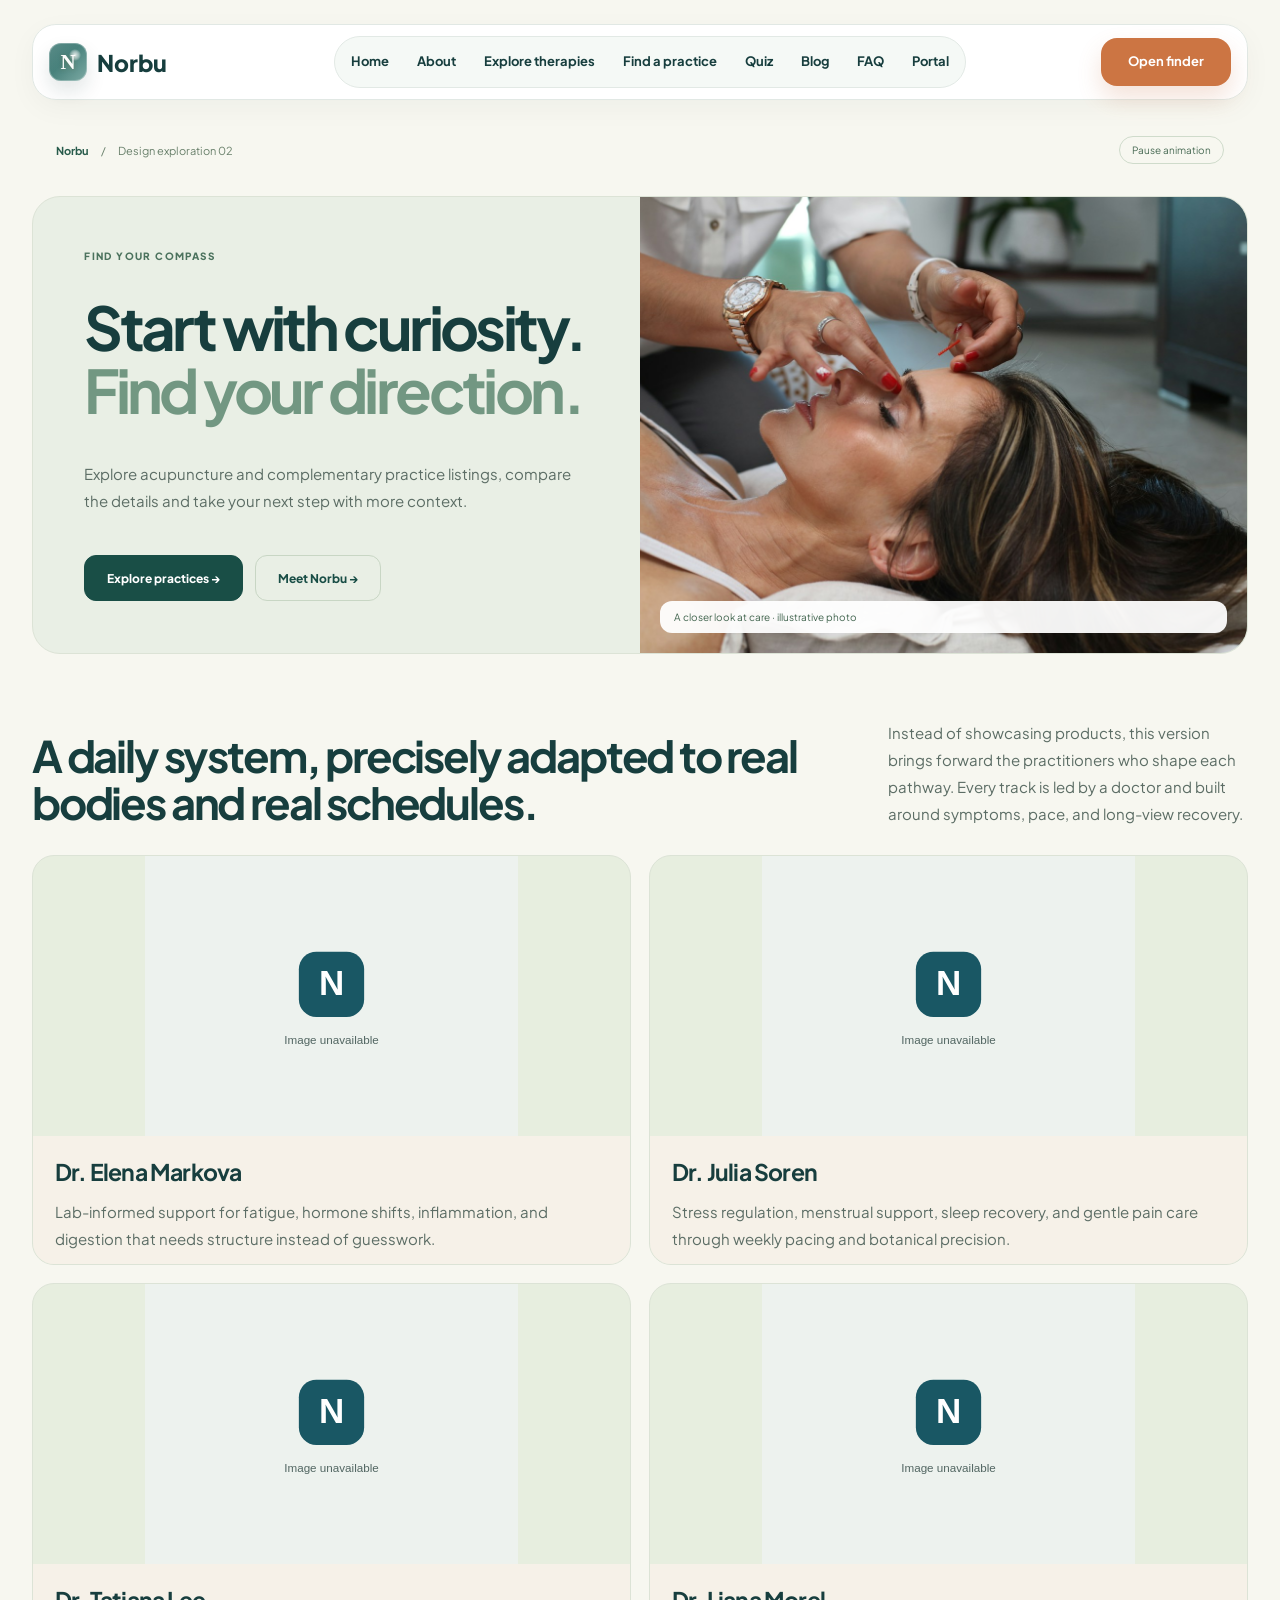
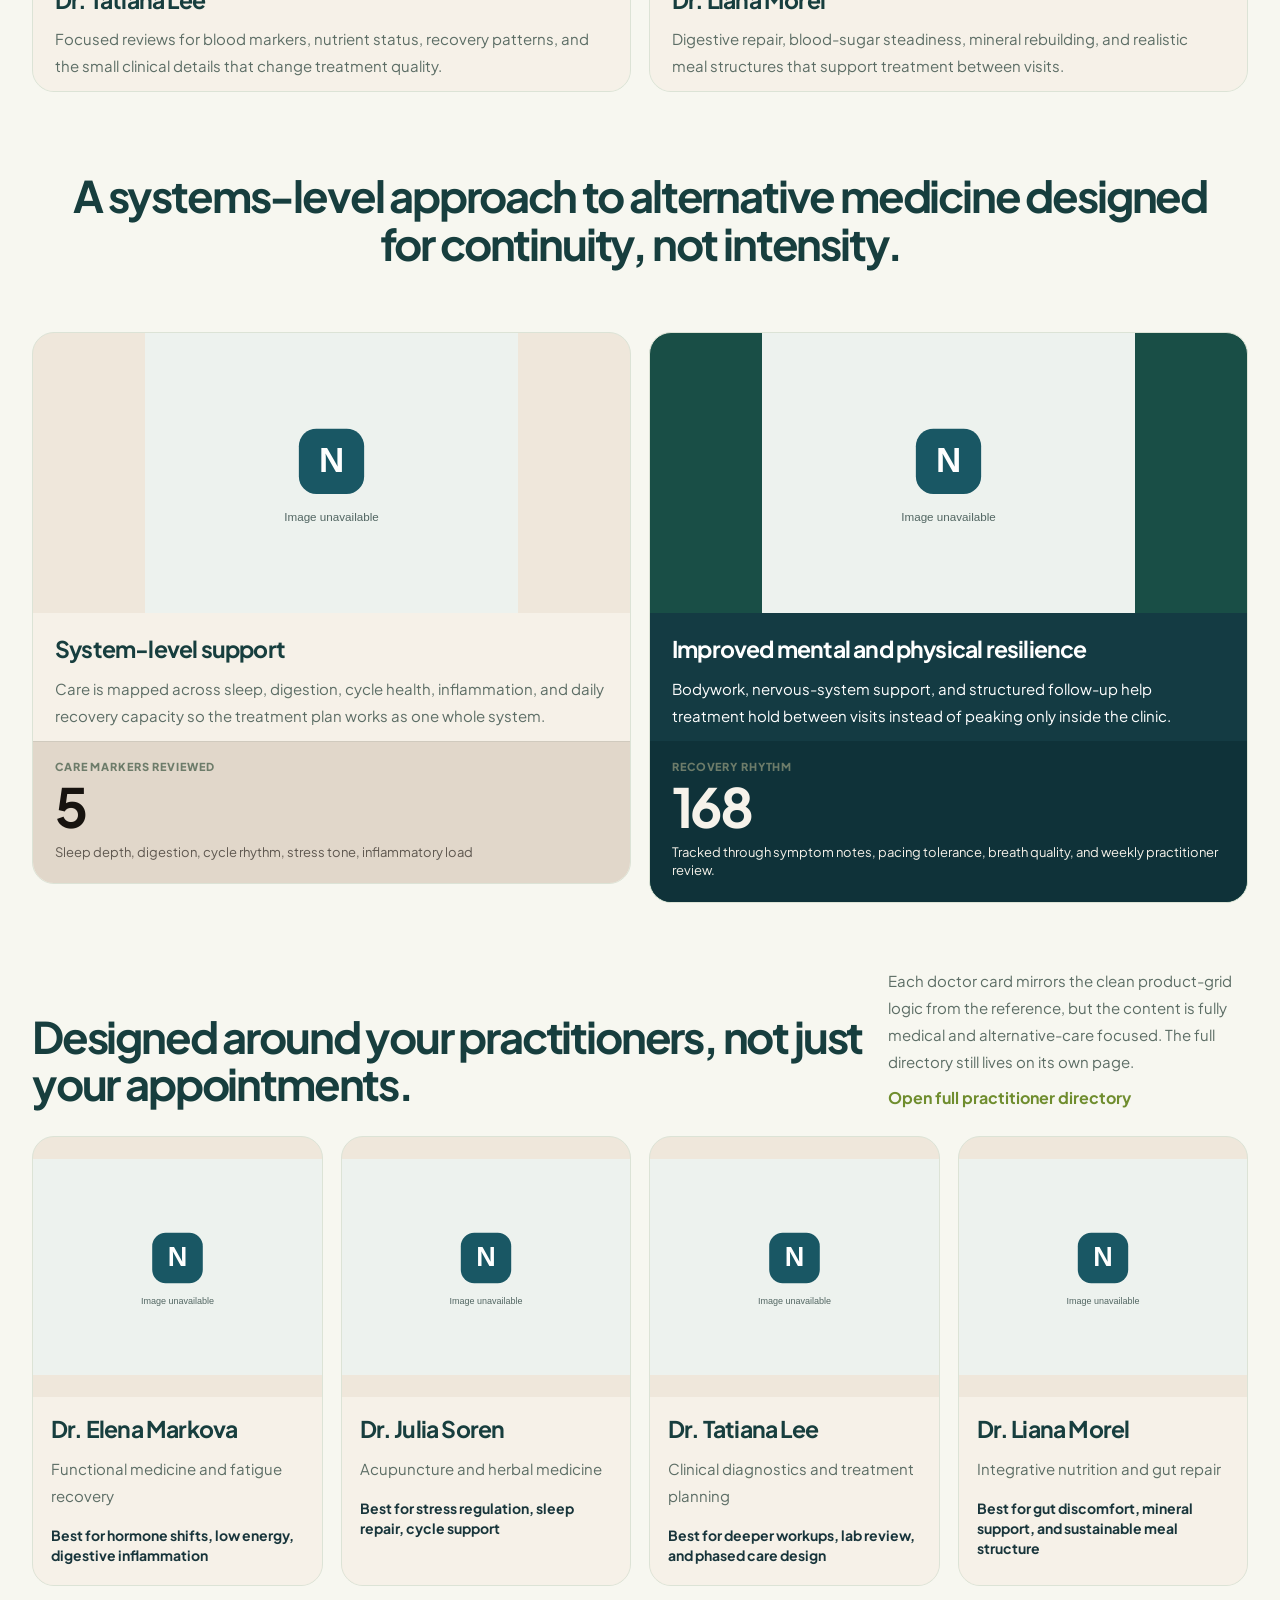
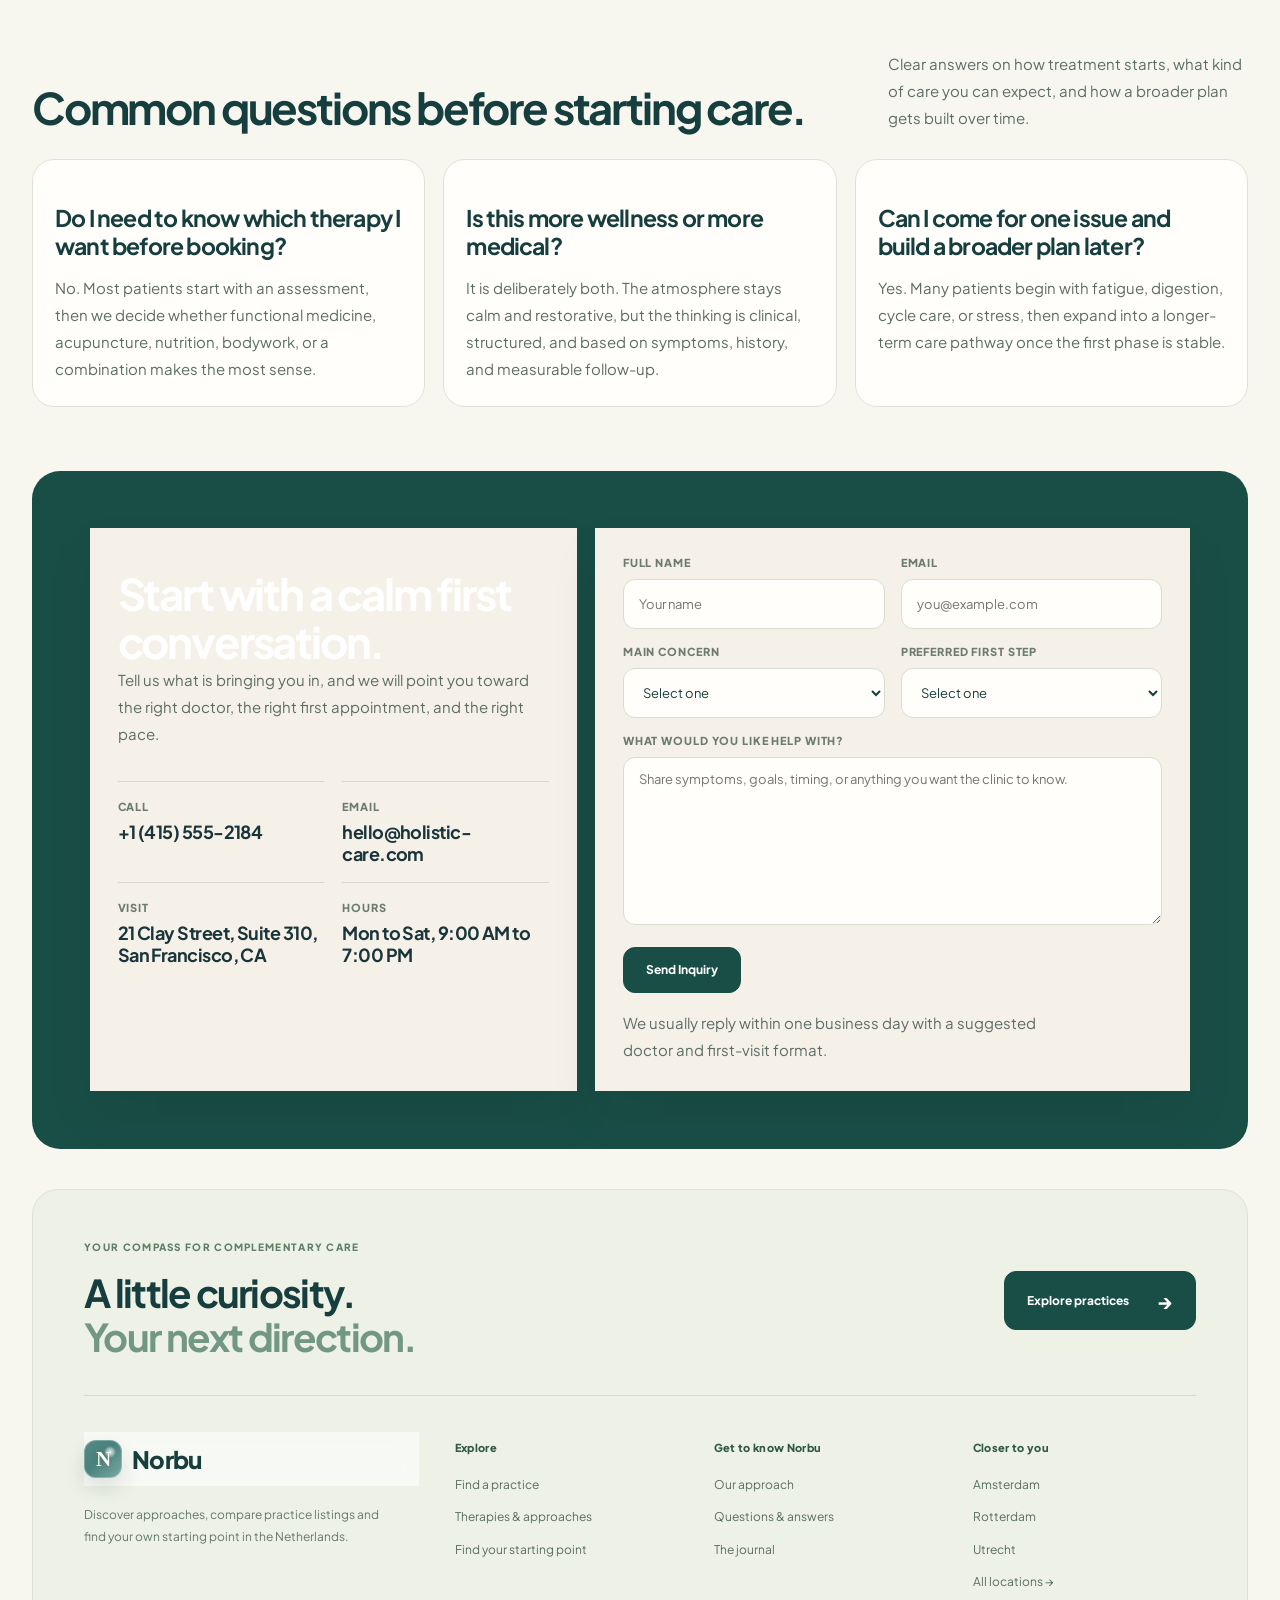
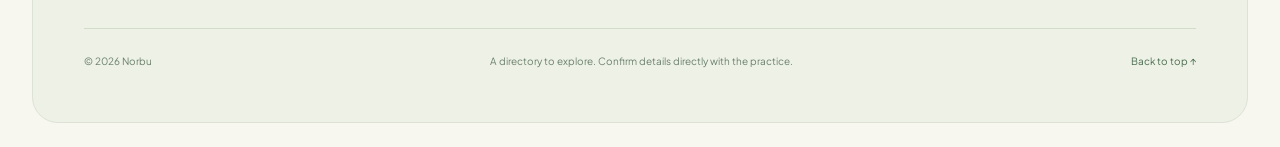
<file: style2.html>
<!DOCTYPE html>
<html lang="en">
<head>
  <meta charset="UTF-8">
  <meta name="viewport" content="width=device-width, initial-scale=1.0">
  <title>Style 2 Concept | Norbu</title>
  <link rel="stylesheet" href="style.css">
  <link rel="icon" type="image/svg+xml" href="favicon.svg">
  <link rel="stylesheet" href="site-shell.css?v=20261116-9">
  <link rel="stylesheet" href="compass-pages.css?v=20261116-9">
</head>
<body id="norbu-interior" class="compass-page site-layout style-two-page">
  <div class="page" id="top">
    <header class="topbar norbu-topbar">
      <a class="brand brand-link" href="index.html" aria-label="Norbu home"><div class="brand-mark" aria-hidden="true"></div><span>Norbu</span></a>
      <div class="shell" id="site-shell">
        <nav class="nav" id="site-nav" aria-label="Main navigation">
          <a href="index.html">Home</a>
          <a href="about.html">About</a>
          <a href="therapies.html">Explore therapies</a>
          <a href="practitioners.html">Find a practice</a>
          <a href="quiz.html">Quiz</a>
          <a href="blog.html">Blog</a>
          <a href="faq.html">FAQ</a>
          <a href="platform.html">Portal</a>
        </nav>
        <button class="menu-toggle" id="menu-toggle" type="button" aria-expanded="false" aria-controls="site-nav" aria-label="Open navigation"><span></span><span></span><span></span></button>
      </div>
      <a class="book-btn" href="practitioners.html">Open finder</a>
    </header>
    <main class="style-two-main">
      <div class="cp-topline"><div><a href="index.html">Norbu</a><span aria-hidden="true">/</span><span>Design exploration 02</span></div><button type="button" id="page-motion-toggle" aria-pressed="false">Pause animation</button></div>
            <section class="cp-hero"><div class="cp-hero-copy"><span class="cp-eyebrow">Find your compass</span><h1>Start with curiosity.<br><em>Find your direction.</em></h1><p>Explore acupuncture and complementary practice listings, compare the details and take your next step with more context.</p><div class="cp-actions"><a class="btn btn-primary" href="practitioners.html">Explore practices →</a><a class="btn btn-secondary" href="about.html">Meet Norbu →</a></div></div><div class="cp-hero-visual"><img src="home-acupuncture.jpg" width="1400" height="933" alt="An acupuncture treatment in progress"><span class="cp-image-note">A closer look at care · illustrative photo</span></div></section>

      <section class="style-two-framework" id="style-two-therapies">
        <div class="style-two-section-head">
          <span class="style-two-section-kicker">Guided pathways</span>
          <h2>A daily system, precisely adapted to real bodies and real schedules.</h2>
          <p>Instead of showcasing products, this version brings forward the practitioners who shape each pathway. Every track is led by a doctor and built around symptoms, pace, and long-view recovery.</p>
        </div>

        <div class="style-two-path-grid">
          <article class="style-two-path-card">
            <img src="https://images.unsplash.com/photo-1559839734-2b71ea197ec2?auto=format&fit=crop&w=1200&q=80" alt="Functional medicine doctor consulting a patient">
            <div class="style-two-path-copy">
              <span>Functional medicine</span>
              <h3>Dr. Elena Markova</h3>
              <p>Lab-informed support for fatigue, hormone shifts, inflammation, and digestion that needs structure instead of guesswork.</p>
            </div>
          </article>

          <article class="style-two-path-card">
            <img src="https://images.unsplash.com/photo-1519823551278-64ac92734fb1?auto=format&fit=crop&w=1200&q=80" alt="Acupuncture and herbal medicine consultation setup">
            <div class="style-two-path-copy">
              <span>Acupuncture and herbs</span>
              <h3>Dr. Julia Soren</h3>
              <p>Stress regulation, menstrual support, sleep recovery, and gentle pain care through weekly pacing and botanical precision.</p>
            </div>
          </article>

          <article class="style-two-path-card">
            <img src="https://images.unsplash.com/photo-1579154204601-01588f351e67?auto=format&fit=crop&w=1200&q=80" alt="Integrative diagnostics review">
            <div class="style-two-path-copy">
              <span>Clinical diagnostics</span>
              <h3>Dr. Tatiana Lee</h3>
              <p>Focused reviews for blood markers, nutrient status, recovery patterns, and the small clinical details that change treatment quality.</p>
            </div>
          </article>

          <article class="style-two-path-card">
            <img src="https://images.unsplash.com/photo-1515377905703-c4788e51af15?auto=format&fit=crop&w=1200&q=80" alt="Nutrition planning consultation">
            <div class="style-two-path-copy">
              <span>Integrative nutrition</span>
              <h3>Dr. Liana Morel</h3>
              <p>Digestive repair, blood-sugar steadiness, mineral rebuilding, and realistic meal structures that support treatment between visits.</p>
            </div>
          </article>
        </div>
      </section>

      <section class="style-two-manifesto">
        <span class="style-two-manifesto-kicker">Feels considered. Built to last.</span>
        <h2>A systems-level approach to alternative medicine designed for continuity, not intensity.</h2>
      </section>

      <section class="style-two-evidence-grid">
        <article class="style-two-evidence-card style-two-evidence-card--light">
            <img src="https://images.unsplash.com/photo-1579154204601-01588f351e67?auto=format&fit=crop&w=1400&q=80" alt="Clinical consultation and diagnostics review">
          <div class="style-two-evidence-copy">
            <h3>System-level support</h3>
            <p>Care is mapped across sleep, digestion, cycle health, inflammation, and daily recovery capacity so the treatment plan works as one whole system.</p>
          </div>
          <div class="style-two-metric-box">
            <span>Care markers reviewed</span>
            <strong>5</strong>
            <small>Sleep depth, digestion, cycle rhythm, stress tone, inflammatory load</small>
          </div>
        </article>

        <article class="style-two-evidence-card style-two-evidence-card--dark">
            <img src="https://images.unsplash.com/photo-1515377905703-c4788e51af15?auto=format&fit=crop&w=1400&q=80" alt="Therapeutic recovery care">
          <div class="style-two-evidence-copy">
            <h3>Improved mental and physical resilience</h3>
            <p>Bodywork, nervous-system support, and structured follow-up help treatment hold between visits instead of peaking only inside the clinic.</p>
          </div>
          <div class="style-two-metric-box style-two-metric-box--dark">
            <span>Recovery rhythm</span>
            <strong>168</strong>
            <small>Tracked through symptom notes, pacing tolerance, breath quality, and weekly practitioner review.</small>
          </div>
        </article>
      </section>

      <section class="style-two-directory" id="style-two-practitioners">
        <div class="style-two-directory-head">
          <div>
            <span class="style-two-section-kicker">Clinic doctors</span>
            <h2>Designed around your practitioners, not just your appointments.</h2>
          </div>
          <div class="style-two-directory-side">
            <p>Each doctor card mirrors the clean product-grid logic from the reference, but the content is fully medical and alternative-care focused. The full directory still lives on its own page.</p>
            <a class="style-two-inline-link" href="practitioners.html">Open full practitioner directory</a>
          </div>
        </div>

        <div class="style-two-practitioner-grid">
          <article class="style-two-practitioner-card">
            <span class="style-two-doctor-badge">Lead clinician</span>
            <img src="https://images.unsplash.com/photo-1559839734-2b71ea197ec2?auto=format&fit=crop&w=800&q=80" alt="Portrait of Dr. Elena Markova">
            <div class="style-two-practitioner-copy">
              <h3>Dr. Elena Markova</h3>
              <p>Functional medicine and fatigue recovery</p>
              <strong>Best for hormone shifts, low energy, digestive inflammation</strong>
            </div>
          </article>

          <article class="style-two-practitioner-card">
            <span class="style-two-doctor-badge">Most booked</span>
            <img src="https://images.unsplash.com/photo-1598256989800-fe5f95da9787?auto=format&fit=crop&w=800&q=80" alt="Portrait of Dr. Julia Soren">
            <div class="style-two-practitioner-copy">
              <h3>Dr. Julia Soren</h3>
              <p>Acupuncture and herbal medicine</p>
              <strong>Best for stress regulation, sleep repair, cycle support</strong>
            </div>
          </article>

          <article class="style-two-practitioner-card">
            <span class="style-two-doctor-badge">Diagnostics</span>
            <img src="https://images.unsplash.com/photo-1614608682850-e0d6ed316d47?auto=format&fit=crop&w=800&q=80" alt="Portrait of Dr. Tatiana Lee">
            <div class="style-two-practitioner-copy">
              <h3>Dr. Tatiana Lee</h3>
              <p>Clinical diagnostics and treatment planning</p>
              <strong>Best for deeper workups, lab review, and phased care design</strong>
            </div>
          </article>

          <article class="style-two-practitioner-card">
            <span class="style-two-doctor-badge">Nutrition</span>
            <img src="https://images.unsplash.com/photo-1537368910025-700350fe46c7?auto=format&fit=crop&w=800&q=80" alt="Portrait of Dr. Liana Morel">
            <div class="style-two-practitioner-copy">
              <h3>Dr. Liana Morel</h3>
              <p>Integrative nutrition and gut repair</p>
              <strong>Best for gut discomfort, mineral support, and sustainable meal structure</strong>
            </div>
          </article>
        </div>
      </section>

      <section class="style-two-faq" id="style-two-faq">
        <div class="style-two-section-head style-two-section-head--compact">
          <div>
            <h2>Common questions before starting care.</h2>
          </div>
          <p>Clear answers on how treatment starts, what kind of care you can expect, and how a broader plan gets built over time.</p>
        </div>
        <div class="style-two-faq-grid">
          <article class="style-two-faq-card">
            <h3>Do I need to know which therapy I want before booking?</h3>
            <p>No. Most patients start with an assessment, then we decide whether functional medicine, acupuncture, nutrition, bodywork, or a combination makes the most sense.</p>
          </article>

          <article class="style-two-faq-card">
            <h3>Is this more wellness or more medical?</h3>
            <p>It is deliberately both. The atmosphere stays calm and restorative, but the thinking is clinical, structured, and based on symptoms, history, and measurable follow-up.</p>
          </article>

          <article class="style-two-faq-card">
            <h3>Can I come for one issue and build a broader plan later?</h3>
            <p>Yes. Many patients begin with fatigue, digestion, cycle care, or stress, then expand into a longer-term care pathway once the first phase is stable.</p>
          </article>
        </div>
      </section>

      <section class="style-two-contact" id="style-two-contact">
        <div class="style-two-contact-info">
          <span class="style-two-section-kicker">Contact</span>
          <h2>Start with a calm first conversation.</h2>
          <p>Tell us what is bringing you in, and we will point you toward the right doctor, the right first appointment, and the right pace.</p>

          <div class="style-two-contact-list">
            <div>
              <span>Call</span>
              <strong>+1 (415) 555-2184</strong>
            </div>
            <div>
              <span>Email</span>
              <strong>hello@holistic-care.com</strong>
            </div>
            <div>
              <span>Visit</span>
              <strong>21 Clay Street, Suite 310, San Francisco, CA</strong>
            </div>
            <div>
              <span>Hours</span>
              <strong>Mon to Sat, 9:00 AM to 7:00 PM</strong>
            </div>
          </div>
        </div>

        <form class="style-two-contact-form">
          <div class="style-two-field-grid">
            <label class="style-two-field">
              <span>Full name</span>
              <input type="text" name="name" placeholder="Your name">
            </label>
            <label class="style-two-field">
              <span>Email</span>
              <input type="email" name="email" placeholder="you@example.com">
            </label>
            <label class="style-two-field">
              <span>Main concern</span>
              <select name="concern">
                <option value="">Select one</option>
                <option>Fatigue and low energy</option>
                <option>Digestive health</option>
                <option>Hormone and cycle support</option>
                <option>Stress and sleep recovery</option>
                <option>General integrative care</option>
              </select>
            </label>
            <label class="style-two-field">
              <span>Preferred first step</span>
              <select name="pathway">
                <option value="">Select one</option>
                <option>Functional medicine assessment</option>
                <option>Acupuncture intake</option>
                <option>Nutrition consultation</option>
                <option>I need guidance</option>
              </select>
            </label>
          </div>

          <label class="style-two-field style-two-field--full">
            <span>What would you like help with?</span>
            <textarea name="message" placeholder="Share symptoms, goals, timing, or anything you want the clinic to know."></textarea>
          </label>

          <div class="style-two-form-actions">
            <button class="btn btn-primary" type="button">Send Inquiry</button>
            <p>We usually reply within one business day with a suggested doctor and first-visit format.</p>
          </div>
        </form>
      </section>
    </main>

    <footer class="site-footer compass-footer">
      <div class="cf-lead"><div><span class="cf-eyebrow">Your compass for complementary care</span><h2>A little curiosity.<br><em>Your next direction.</em></h2></div><a class="cf-action" href="practitioners.html">Explore practices <span aria-hidden="true">→</span></a></div>
      <div class="cf-grid"><div class="cf-brand"><a class="brand brand-link" href="index.html" aria-label="Norbu home"><div class="brand-mark" aria-hidden="true"></div><span>Norbu</span></a><p>Discover approaches, compare practice listings and find your own starting point in the Netherlands.</p></div><nav aria-label="Explore Norbu"><h3>Explore</h3><a href="practitioners.html">Find a practice</a><a href="therapies.html">Therapies & approaches</a><a href="quiz.html">Find your starting point</a></nav><nav aria-label="About Norbu"><h3>Get to know Norbu</h3><a href="about.html">Our approach</a><a href="faq.html">Questions & answers</a><a href="blog.html">The journal</a></nav><nav aria-label="Practices by city"><h3>Closer to you</h3><a href="practitioners.html?city=Amsterdam">Amsterdam</a><a href="practitioners.html?city=Rotterdam">Rotterdam</a><a href="practitioners.html?city=Utrecht">Utrecht</a><a href="practitioners.html">All locations →</a></nav></div>
      <div class="cf-bottom"><span>© <span data-footer-year>2026</span> Norbu</span><span>A directory to explore. Confirm details directly with the practice.</span><a href="#top" data-back-to-top>Back to top ↑</a></div>
    </footer>
  </div>
  <script src="script.js?v=20261116-8" defer></script>
  <script src="site-shell.js?v=20261116-9" defer></script>
  <script src="compass-pages.js?v=20261116-8" defer></script>
</body>
</html>
</file>
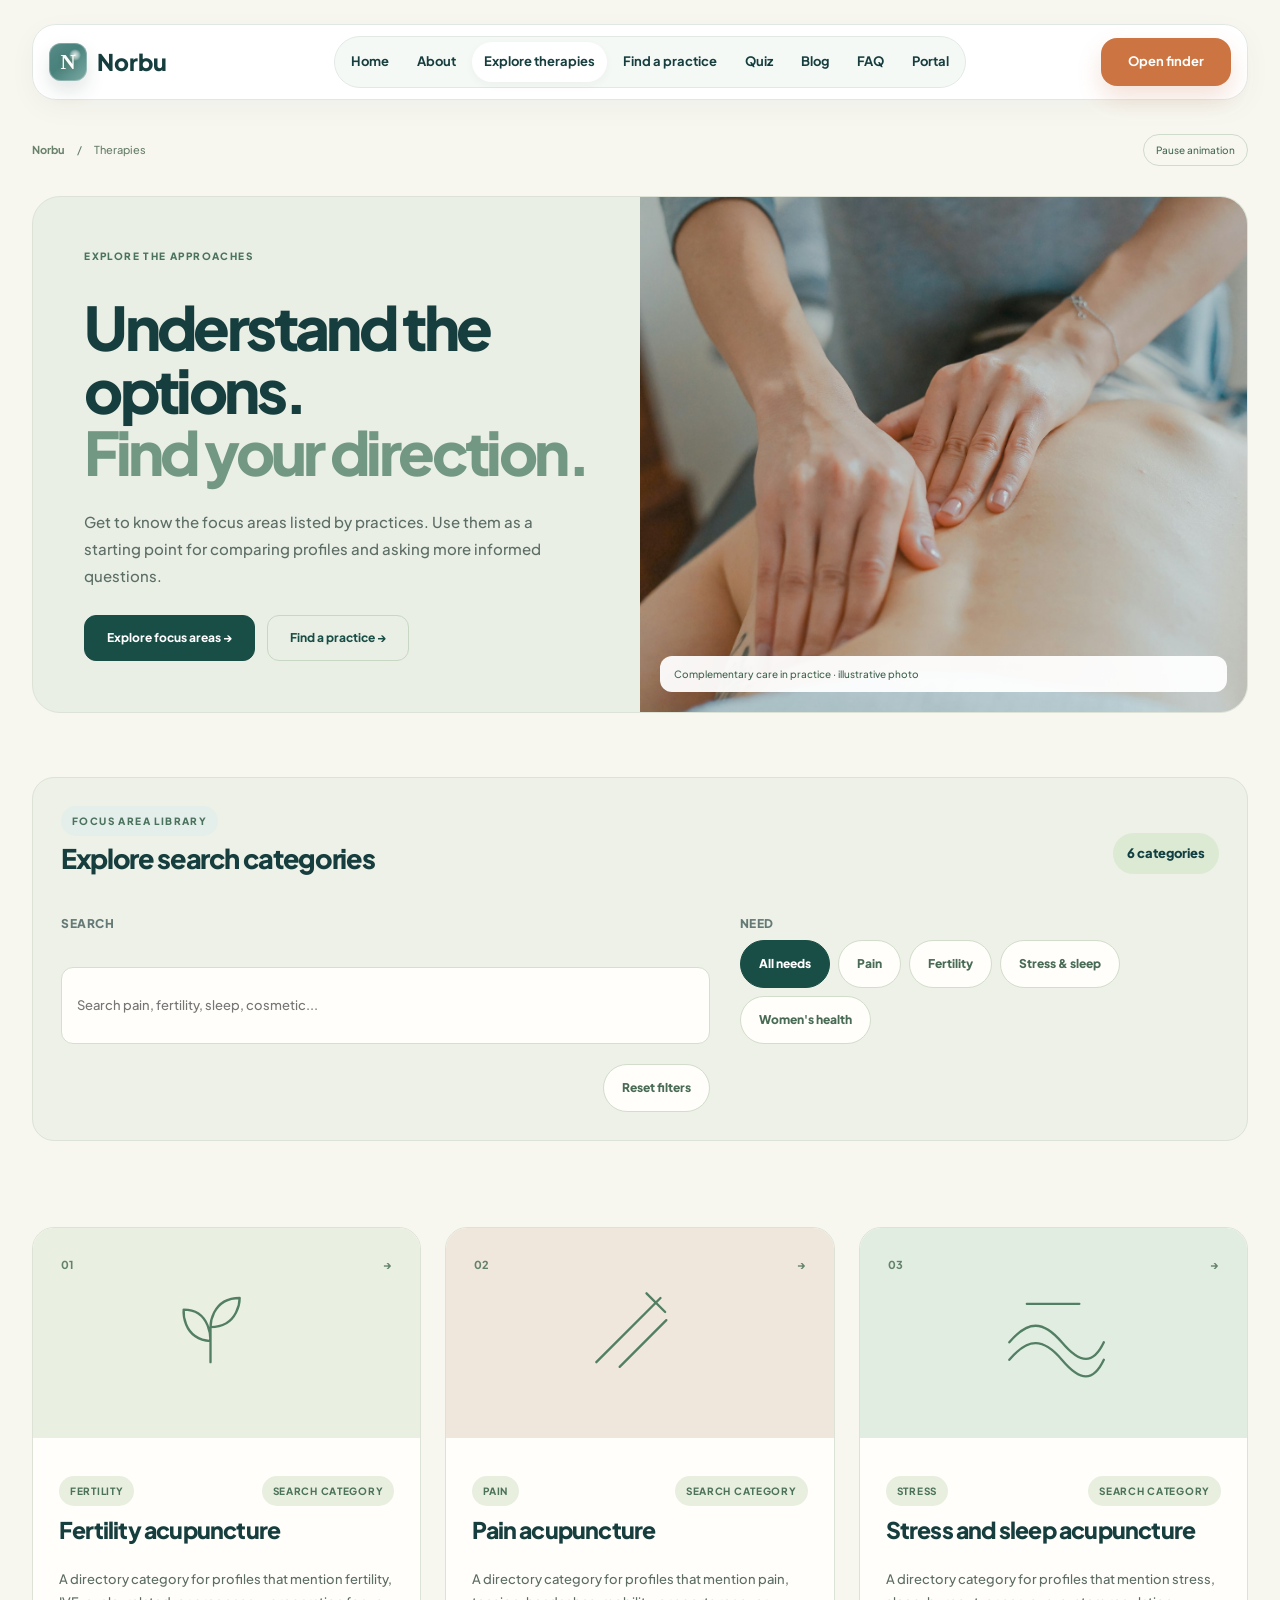
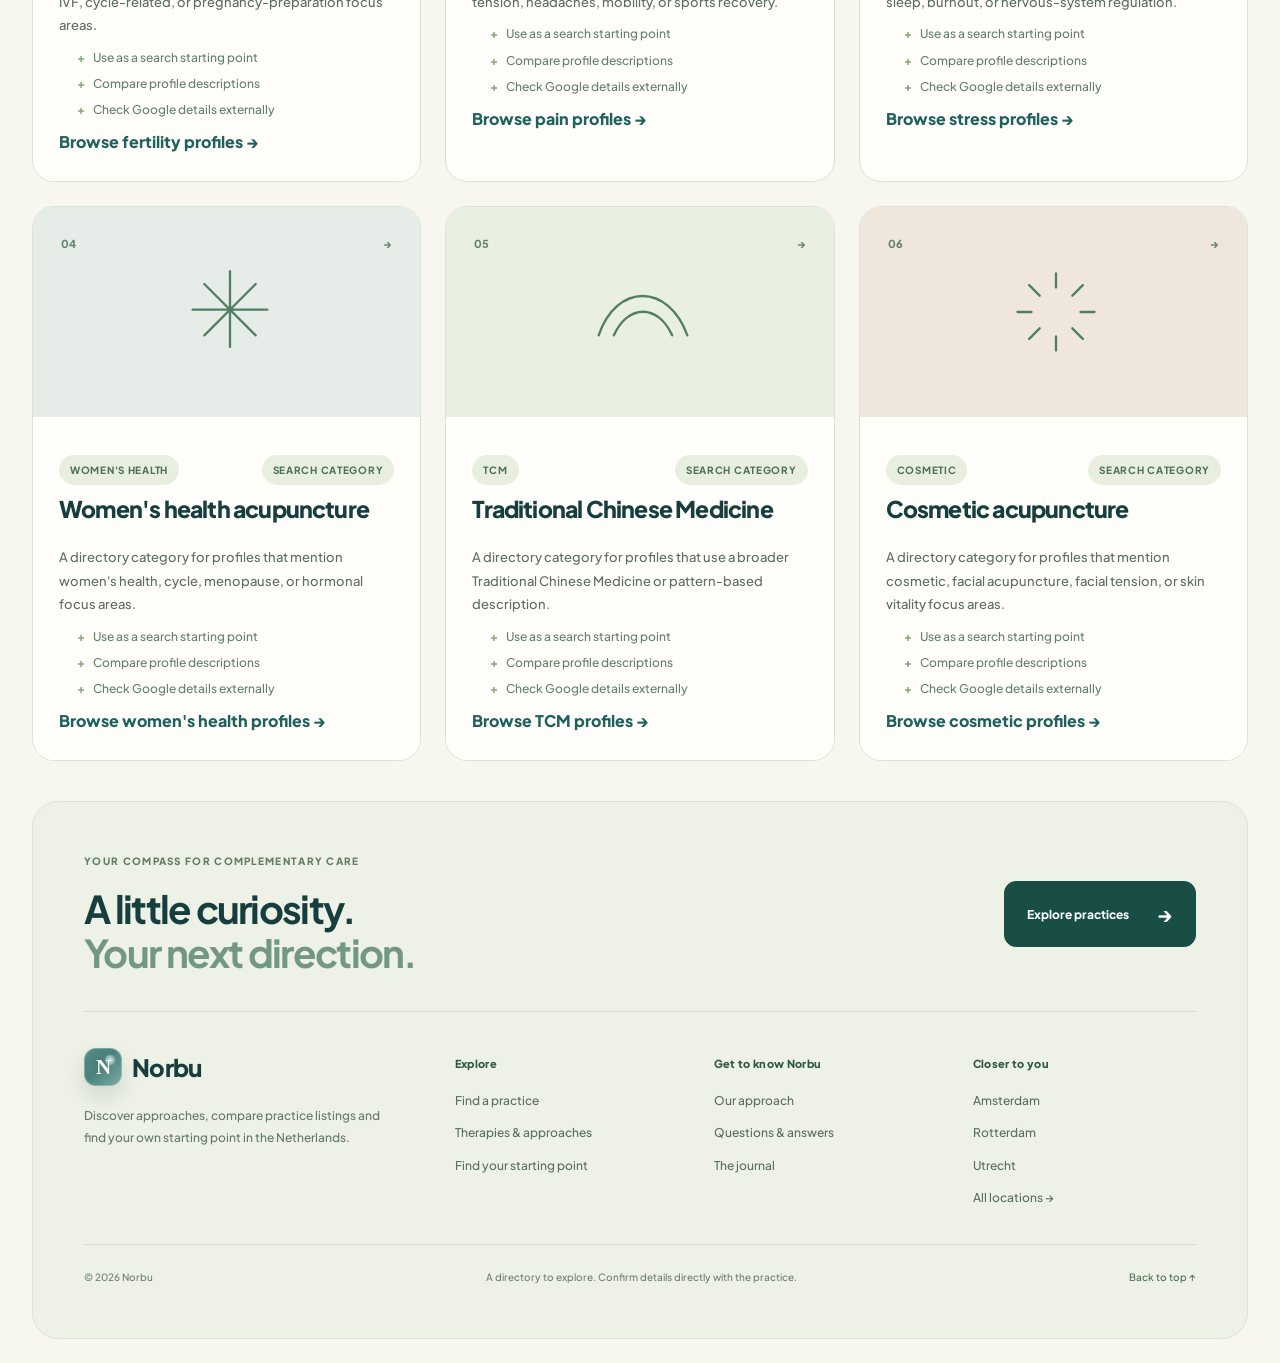
<file: therapies.html>
<!DOCTYPE html>
<html lang="en">
<head>
  <meta charset="UTF-8">
  <meta name="viewport" content="width=device-width, initial-scale=1.0">
  <title>Acupuncture Specializations | Norbu</title>
  <meta name="description" content="Explore acupuncture focus areas as a starting point for browsing Norbu profile listings in The Netherlands.">
  <link rel="stylesheet" href="style.css">
  <link rel="icon" type="image/svg+xml" href="favicon.svg">
  <link rel="stylesheet" href="site-shell.css?v=20261116-9">
  <link rel="stylesheet" href="compass-pages.css?v=20261116-9">
</head>
<body id="norbu-interior" class="compass-page site-layout catalog-page therapies-page norbu-profile-page">
  <div class="page" id="top">
    <header class="topbar norbu-topbar">
      <a class="brand brand-link" href="index.html" aria-label="Norbu home"><div class="brand-mark" aria-hidden="true"></div><span>Norbu</span></a>
      <div class="shell" id="site-shell">
        <nav class="nav" id="site-nav" aria-label="Main navigation">
          <a href="index.html">Home</a>
          <a href="about.html">About</a>
          <a class="active" aria-current="page" href="therapies.html">Explore therapies</a>
          <a href="practitioners.html">Find a practice</a>
          <a href="quiz.html">Quiz</a>
          <a href="blog.html">Blog</a>
          <a href="faq.html">FAQ</a>
          <a href="platform.html">Portal</a>
        </nav>
        <button class="menu-toggle" id="menu-toggle" type="button" aria-expanded="false" aria-controls="site-nav" aria-label="Open navigation"><span></span><span></span><span></span></button>
      </div>
      <a class="book-btn" href="practitioners.html">Open finder</a>
    </header>

    <main class="catalog-main">
      <div class="cp-topline"><div><a href="index.html">Norbu</a><span aria-hidden="true">/</span><span>Therapies</span></div><button type="button" id="page-motion-toggle" aria-pressed="false">Pause animation</button></div>
      <section class="catalog-hero cp-hero"><div class="catalog-hero-copy cp-hero-copy"><span class="cp-eyebrow">Explore the approaches</span><h1>Understand the options.<br><em>Find your direction.</em></h1><p>Get to know the focus areas listed by practices. Use them as a starting point for comparing profiles and asking more informed questions.</p><div class="cp-actions"><a class="btn btn-primary" href="#therapy-library">Explore focus areas →</a><a class="btn btn-secondary" href="practitioners.html">Find a practice →</a></div></div><div class="cp-hero-visual"><img src="therapies-care.jpg" width="1400" height="2100" alt="Hands applying a manual bodywork technique during a treatment"><span class="cp-image-note">Complementary care in practice · illustrative photo</span></div></section>

      <section class="catalog-toolbar" id="therapy-library" aria-label="Filter acupuncture categories">
        <div class="catalog-toolbar-head"><div><span class="catalog-kicker">Focus area library</span><h2>Explore search categories</h2></div><span class="catalog-result-count" id="therapy-result-count">6 categories</span></div>
        <label class="catalog-search"><span>Search</span><input id="therapy-search" type="search" placeholder="Search pain, fertility, sleep, cosmetic..." autocomplete="off"></label>
        <div class="catalog-filter-group" data-filter-group="goal"><span>Need</span><div class="catalog-filter-row"><button class="catalog-filter is-active" type="button" data-value="all">All needs</button><button class="catalog-filter" type="button" data-value="pain">Pain</button><button class="catalog-filter" type="button" data-value="fertility">Fertility</button><button class="catalog-filter" type="button" data-value="stress">Stress & sleep</button><button class="catalog-filter" type="button" data-value="women">Women's health</button></div></div>
        <button class="catalog-reset" id="therapy-reset" type="button">Reset filters</button>
      </section>

      <section class="therapy-grid" id="therapy-grid">
        <article class="therapy-card" data-goal="fertility women" data-search="fertility acupuncture ivf cycle pregnancy preparation women"><div class="cp-therapy-illustration cp-tint-0"><span>01</span><svg viewBox="0 0 120 100" fill="none" aria-hidden="true"><path d="M45 75V45m0 12C20 55 22 30 22 30c24 0 23 27 23 27Zm0-12c25 0 25-25 25-25-25 0-25 25-25 25Z"/></svg><span aria-hidden="true">→</span></div><div class="therapy-card-body"><div class="therapy-card-meta"><span>Fertility</span><span>Search category</span></div><h3>Fertility acupuncture</h3><p>A directory category for profiles that mention fertility, IVF, cycle-related, or pregnancy-preparation focus areas.</p><ul><li>Use as a search starting point</li><li>Compare profile descriptions</li><li>Check Google details externally</li></ul><a href="practitioners.html?search=fertility">Browse fertility profiles <span>&rarr;</span></a></div></article>
        <article class="therapy-card" data-goal="pain" data-search="pain acupuncture back neck migraine sports recovery mobility"><div class="cp-therapy-illustration cp-tint-1"><span>02</span><svg viewBox="0 0 120 100" fill="none" aria-hidden="true"><path d="M20 75 75 20m-12-4 16 16M40 79l40-40"/></svg><span aria-hidden="true">→</span></div><div class="therapy-card-body"><div class="therapy-card-meta"><span>Pain</span><span>Search category</span></div><h3>Pain acupuncture</h3><p>A directory category for profiles that mention pain, tension, headaches, mobility, or sports recovery.</p><ul><li>Use as a search starting point</li><li>Compare profile descriptions</li><li>Check Google details externally</li></ul><a href="practitioners.html?search=pain">Browse pain profiles <span>&rarr;</span></a></div></article>
        <article class="therapy-card" data-goal="stress" data-search="stress sleep burnout anxiety nervous system acupuncture"><div class="cp-therapy-illustration cp-tint-2"><span>03</span><svg viewBox="0 0 120 100" fill="none" aria-hidden="true"><path d="M20 58c16-19 29-19 45 0s27 19 36 0M20 73c16-19 29-19 45 0s27 19 36 0M35 25h45"/></svg><span aria-hidden="true">→</span></div><div class="therapy-card-body"><div class="therapy-card-meta"><span>Stress</span><span>Search category</span></div><h3>Stress and sleep acupuncture</h3><p>A directory category for profiles that mention stress, sleep, burnout, or nervous-system regulation.</p><ul><li>Use as a search starting point</li><li>Compare profile descriptions</li><li>Check Google details externally</li></ul><a href="practitioners.html?search=stress">Browse stress profiles <span>&rarr;</span></a></div></article>
        <article class="therapy-card" data-goal="women fertility" data-search="women health acupuncture menstrual menopause hormones cycle"><div class="cp-therapy-illustration cp-tint-3"><span>04</span><svg viewBox="0 0 120 100" fill="none" aria-hidden="true"><path d="M60 15v65M28 48h64M38 26l44 44M38 70l44-44"/></svg><span aria-hidden="true">→</span></div><div class="therapy-card-body"><div class="therapy-card-meta"><span>Women's health</span><span>Search category</span></div><h3>Women's health acupuncture</h3><p>A directory category for profiles that mention women's health, cycle, menopause, or hormonal focus areas.</p><ul><li>Use as a search starting point</li><li>Compare profile descriptions</li><li>Check Google details externally</li></ul><a href="practitioners.html?search=women">Browse women's health profiles <span>&rarr;</span></a></div></article>
        <article class="therapy-card" data-goal="stress pain" data-search="traditional chinese medicine tcm digestion fatigue whole pattern"><div class="cp-therapy-illustration cp-tint-0"><span>05</span><svg viewBox="0 0 120 100" fill="none" aria-hidden="true"><path d="M22 70c15-45 60-45 76 0M35 70c12-27 38-27 50 0"/></svg><span aria-hidden="true">→</span></div><div class="therapy-card-body"><div class="therapy-card-meta"><span>TCM</span><span>Search category</span></div><h3>Traditional Chinese Medicine</h3><p>A directory category for profiles that use a broader Traditional Chinese Medicine or pattern-based description.</p><ul><li>Use as a search starting point</li><li>Compare profile descriptions</li><li>Check Google details externally</li></ul><a href="practitioners.html?search=TCM">Browse TCM profiles <span>&rarr;</span></a></div></article>
        <article class="therapy-card" data-goal="women" data-search="cosmetic facial acupuncture skin vitality tension face"><div class="cp-therapy-illustration cp-tint-1"><span>06</span><svg viewBox="0 0 120 100" fill="none" aria-hidden="true"><path d="M60 17v12m0 42v12M27 50h12m42 0h12M37 27l9 9m28 28 9 9M37 73l9-9m28-28 9-9"/></svg><span aria-hidden="true">→</span></div><div class="therapy-card-body"><div class="therapy-card-meta"><span>Cosmetic</span><span>Search category</span></div><h3>Cosmetic acupuncture</h3><p>A directory category for profiles that mention cosmetic, facial acupuncture, facial tension, or skin vitality focus areas.</p><ul><li>Use as a search starting point</li><li>Compare profile descriptions</li><li>Check Google details externally</li></ul><a href="practitioners.html?search=cosmetic">Browse cosmetic profiles <span>&rarr;</span></a></div></article>
      </section>
      <div class="catalog-empty" id="therapy-empty" hidden><strong>No categories match those filters.</strong><span>Try another need or reset the search.</span></div>
    </main>

    <footer class="site-footer compass-footer">
      <div class="cf-lead"><div><span class="cf-eyebrow">Your compass for complementary care</span><h2>A little curiosity.<br><em>Your next direction.</em></h2></div><a class="cf-action" href="practitioners.html">Explore practices <span aria-hidden="true">→</span></a></div>
      <div class="cf-grid"><div class="cf-brand"><a class="brand brand-link" href="index.html" aria-label="Norbu home"><div class="brand-mark" aria-hidden="true"></div><span>Norbu</span></a><p>Discover approaches, compare practice listings and find your own starting point in the Netherlands.</p></div><nav aria-label="Explore Norbu"><h3>Explore</h3><a href="practitioners.html">Find a practice</a><a href="therapies.html">Therapies & approaches</a><a href="quiz.html">Find your starting point</a></nav><nav aria-label="About Norbu"><h3>Get to know Norbu</h3><a href="about.html">Our approach</a><a href="faq.html">Questions & answers</a><a href="blog.html">The journal</a></nav><nav aria-label="Practices by city"><h3>Closer to you</h3><a href="practitioners.html?city=Amsterdam">Amsterdam</a><a href="practitioners.html?city=Rotterdam">Rotterdam</a><a href="practitioners.html?city=Utrecht">Utrecht</a><a href="practitioners.html">All locations →</a></nav></div>
      <div class="cf-bottom"><span>© <span data-footer-year>2026</span> Norbu</span><span>A directory to explore. Confirm details directly with the practice.</span><a href="#top" data-back-to-top>Back to top ↑</a></div>
    </footer>
  </div>
  <script src="script.js?v=20261116-8" defer></script>
  <script src="site-shell.js?v=20261116-9" defer></script>
  <script src="compass-pages.js?v=20261116-8" defer></script>
</body>
</html>
</file>
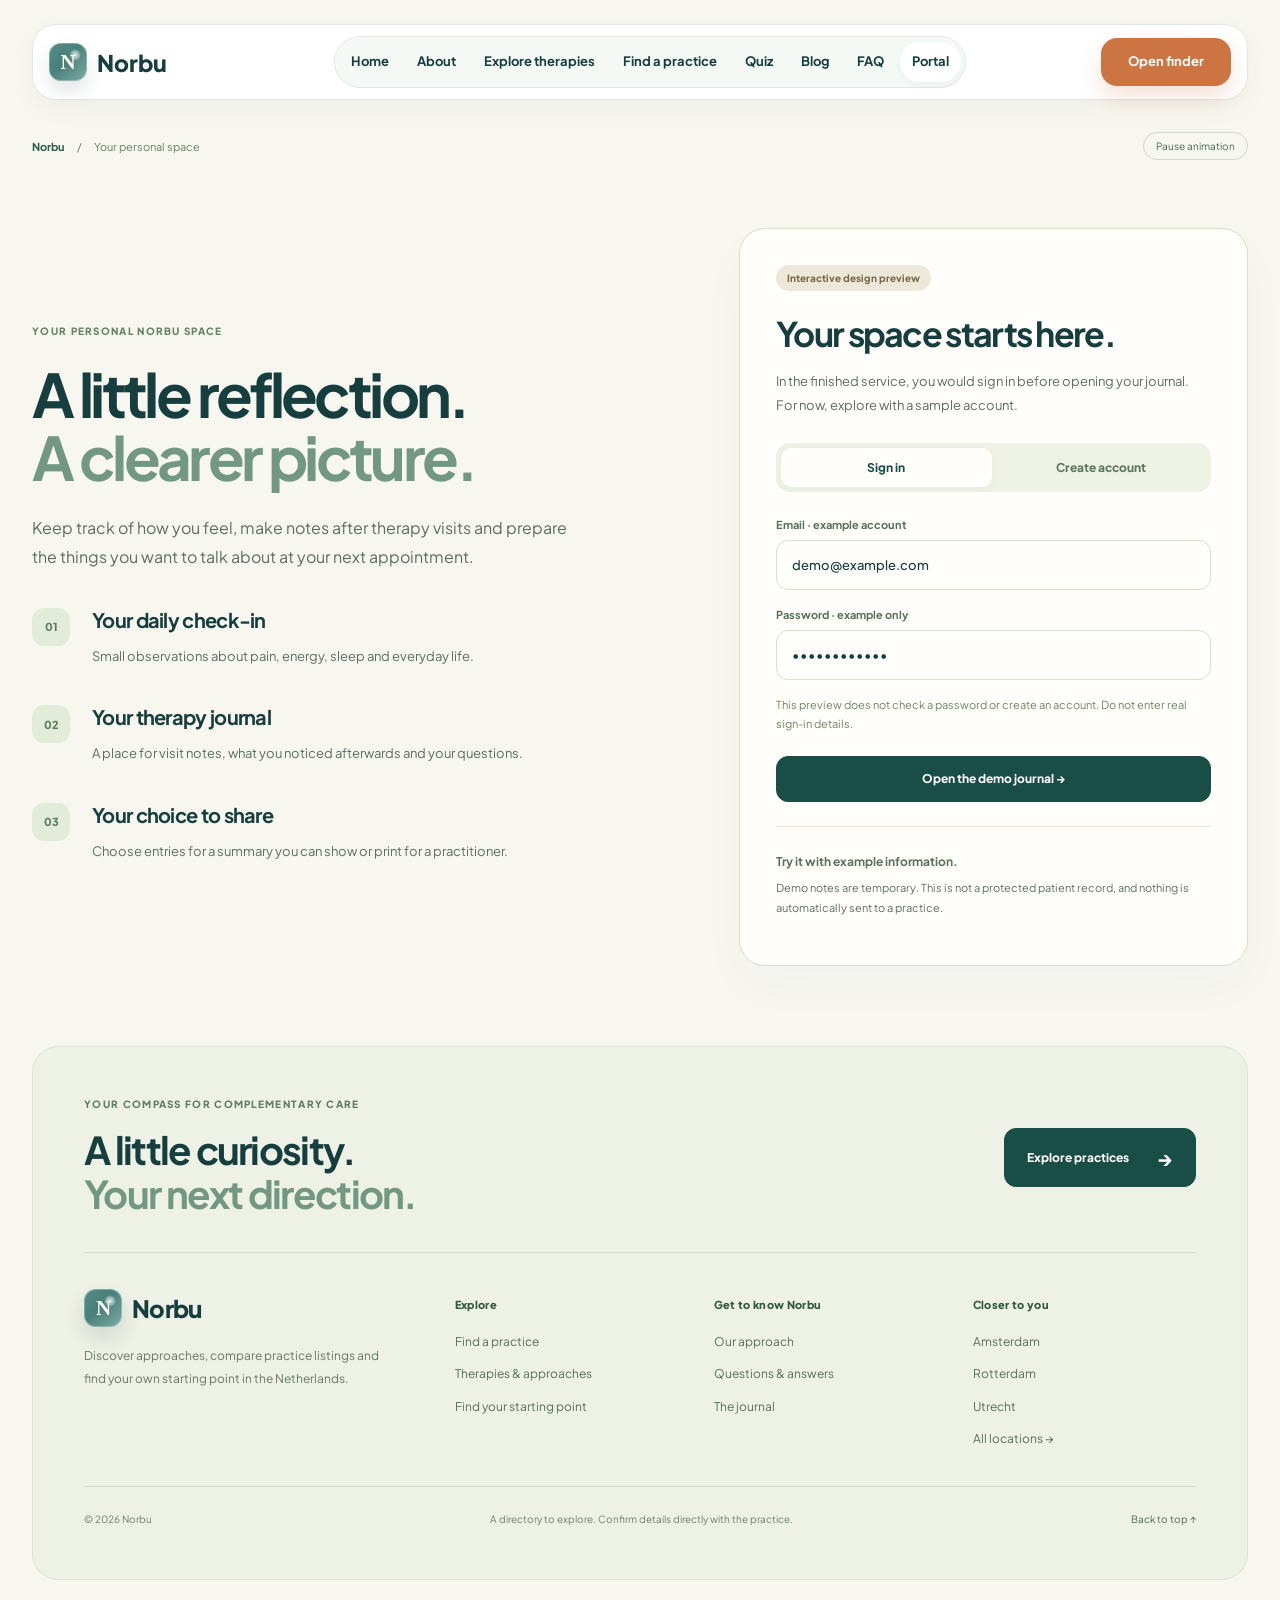
<file: user-dashboard.html>
<!DOCTYPE html>
<html lang="en">
<head>
  <meta charset="UTF-8">
  <meta name="viewport" content="width=device-width, initial-scale=1.0">
  <title>User Dashboard | Norbu</title>
  <link rel="stylesheet" href="style.css">
  <link rel="icon" type="image/svg+xml" href="favicon.svg">
  <link rel="stylesheet" href="site-shell.css?v=20261116-9">
  <link rel="stylesheet" href="compass-pages.css?v=20261116-9">
  <link rel="stylesheet" href="portal.css?v=20261117-2">
</head>
<body id="norbu-interior" class="compass-page site-layout home-page platform-page portal-dashboard-page" data-portal-role="user">
  <div class="page" id="top">
    <header class="topbar norbu-topbar">
      <a class="brand brand-link" href="index.html" aria-label="Norbu home"><div class="brand-mark" aria-hidden="true"></div><span>Norbu</span></a>
      <div class="shell" id="site-shell">
        <nav class="nav" id="site-nav" aria-label="Main navigation">
          <a href="index.html">Home</a>
          <a href="about.html">About</a>
          <a href="therapies.html">Explore therapies</a>
          <a href="practitioners.html">Find a practice</a>
          <a href="quiz.html">Quiz</a>
          <a href="blog.html">Blog</a>
          <a href="faq.html">FAQ</a>
          <a class="active" aria-current="page" href="platform.html">Portal</a>
        </nav>
        <button class="menu-toggle" id="menu-toggle" type="button" aria-expanded="false" aria-controls="site-nav" aria-label="Open navigation"><span></span><span></span><span></span></button>
      </div>
      <a class="book-btn" href="practitioners.html">Open finder</a>
    </header>

    <main class="portal-main" data-portal-app data-portal-mode="personal"><div class="cp-topline"><div><a href="index.html">Norbu</a><span aria-hidden="true">/</span><span>Your personal space</span></div><button type="button" id="page-motion-toggle" aria-pressed="false">Pause animation</button></div><section class="portal-gate" id="portal-gate"><div class="portal-gate-copy"><span class="portal-eyebrow">Your personal Norbu space</span><h1>A little reflection.<br><em>A clearer picture.</em></h1><p>Keep track of how you feel, make notes after therapy visits and prepare the things you want to talk about at your next appointment.</p><div class="portal-gate-features"><article><span>01</span><div><h3>Your daily check-in</h3><p>Small observations about pain, energy, sleep and everyday life.</p></div></article><article><span>02</span><div><h3>Your therapy journal</h3><p>A place for visit notes, what you noticed afterwards and your questions.</p></div></article><article><span>03</span><div><h3>Your choice to share</h3><p>Choose entries for a summary you can show or print for a practitioner.</p></div></article></div></div><div class="portal-signin-card"><div class="portal-demo-tag">Interactive design preview</div><h2>Your space starts here.</h2><p>In the finished service, you would sign in before opening your journal. For now, explore with a sample account.</p><div class="portal-auth-tabs" role="group" aria-label="Account preview"><button type="button" data-auth-tab="signin" aria-pressed="true">Sign in</button><button type="button" data-auth-tab="signup" aria-pressed="false">Create account</button></div><div class="portal-demo-fields"><label><span>Email · example account</span><input type="email" value="demo@example.com" readonly aria-label="Read-only example email"></label><label><span>Password · example only</span><input type="password" value="preview-only" readonly aria-label="Read-only example password"></label></div><p id="portal-auth-explanation" class="portal-small">This preview does not check a password or create an account. Do not enter real sign-in details.</p><button type="button" class="portal-primary" id="portal-enter">Open the demo journal →</button><div class="portal-gate-note"><strong>Try it with example information.</strong><p>Demo notes are temporary. This is not a protected patient record, and nothing is automatically sent to a practice.</p></div></div></section><section class="portal-workspace" id="portal-workspace" hidden><div class="portal-workspace-header"><div><span class="portal-eyebrow">Your Norbu space · demo</span><h1>Your journal.<br><em>At your pace.</em></h1><p id="portal-today"></p></div><div class="portal-session-actions"><a href="doctor-dashboard.html" id="portal-role-link">Practitioner preview →</a><button type="button" id="portal-signout">Leave demo</button></div></div><div class="portal-session-note" role="note"><strong>Example information only.</strong><span>Entries stay in this open page and disappear on refresh or when you leave the demo. Nothing is sent to a practice.</span></div><div class="portal-layout"><aside class="portal-sidebar"><span class="portal-sidebar-label">Your space</span><a href="#portal-overview">Overview</a><a href="#portal-entry-form">Write an entry</a><a href="#portal-journal">Your entries</a><a href="#portal-sharing">Prepare a summary</a><div><span class="portal-eyebrow">Make it your own</span><p>A short note is enough. You can leave optional questions blank.</p></div></aside><div class="portal-content"><section class="portal-quote-card" id="portal-overview"><span class="portal-eyebrow">A little encouragement</span><blockquote id="portal-quote"></blockquote><button type="button" id="portal-next-quote">Another thought ↻</button></section><div class="portal-metrics"><article><strong id="portal-entry-count">0</strong><span>Journal entries</span></article><article><strong id="portal-pain-average">—</strong><span>Average of logged pain scores</span></article><article><strong id="portal-visit-count">0</strong><span>Therapy visit notes</span></article></div><section class="portal-panel" id="portal-observations"><div class="portal-panel-heading"><div><span class="portal-eyebrow">Your observations</span><h2>A picture of what you logged.</h2></div><span class="portal-example-label">Sample entries are marked</span></div><div id="portal-pain-chart"></div><p class="portal-small">Pain scores describe your own observations. They do not explain a cause or provide a clinical assessment.</p></section><section class="portal-panel" id="portal-write-panel"><div class="portal-panel-heading"><div><span class="portal-eyebrow">A moment to reflect</span><h2 id="portal-form-title">What would you like to note?</h2></div></div><form id="portal-entry-form"><div class="portal-field-grid"><label><span>Date</span><input id="entry-date" name="date" type="date" required></label><label><span>Entry type</span><select id="entry-type" name="type"><option value="check-in">Daily check-in</option><option value="therapy">Therapy visit</option><option value="symptom">Symptom note</option></select></label><label><span>How do you feel? <small>optional</small></span><select name="mood"><option value="">Choose if you like</option><option>Low</option><option>Unsettled</option><option>Okay</option><option>Steady</option><option>Hopeful</option></select></label><label><span>Sleep <small>optional</small></span><select name="sleep"><option value="">Not noted</option><option>Restful</option><option>Mixed</option><option>Interrupted</option><option>Difficult</option></select></label></div><fieldset class="portal-optional-group"><legend>Pain & everyday life <span>Optional</span></legend><div class="portal-field-grid"><label><span>Pain intensity · 0 to 10</span><select name="pain"><option value="">Not recording pain</option><option value="0">0</option><option value="1">1</option><option value="2">2</option><option value="3">3</option><option value="4">4</option><option value="5">5</option><option value="6">6</option><option value="7">7</option><option value="8">8</option><option value="9">9</option><option value="10">10</option></select><small>0 = no pain; 10 = the strongest pain you can imagine.</small></label><label><span>Where do you notice it?</span><input name="location" type="text" maxlength="150" placeholder="For example: lower back, right shoulder"></label><label><span>Energy <small>optional</small></span><select name="energy"><option value="">Not noted</option><option>Very low</option><option>Low</option><option>Moderate</option><option>Good</option></select></label><label><span>What affected everyday activities?</span><input name="impact" type="text" maxlength="250" placeholder="For example: sitting, walking, concentration"></label></div></fieldset><div id="portal-therapy-fields" class="portal-field-grid" hidden><label><span>Therapy / type of visit <small>optional</small></span><input name="therapy" type="text" maxlength="150" placeholder="What kind of appointment was it?"></label><label><span>Practitioner <small>optional</small></span><input name="practitioner" type="text" maxlength="150" placeholder="Name or practice"></label></div><label class="portal-full-field"><span>Your observation</span><textarea name="note" rows="4" maxlength="5000" required placeholder="What did you notice today or after your visit? What felt different?"></textarea></label><div class="portal-field-grid"><label><span>What helped or made things harder? <small>optional</small></span><textarea name="context" rows="3" maxlength="1500" placeholder="For example: a quiet break, a busy day, a particular activity"></textarea></label><label><span>Questions for your next visit <small>optional</small></span><textarea name="questions" rows="3" maxlength="1500" placeholder="What would you like to discuss or understand better?"></textarea></label></div><div class="portal-form-actions"><button class="portal-primary" type="submit" id="portal-save-entry">Save demo entry →</button><button type="button" id="portal-cancel-edit" hidden>Cancel editing</button><span id="portal-form-status" role="status"></span></div></form></section><section class="portal-panel" id="portal-journal"><div class="portal-panel-heading"><div><span class="portal-eyebrow">Your journal</span><h2>One note at a time.</h2></div><button type="button" id="portal-reset-demo">Reset demo entries</button></div><div class="portal-list-controls"><label><span>Search entries</span><input id="portal-entry-search" type="search" placeholder="Search notes, therapy or questions"></label><label><span>Show</span><select id="portal-entry-filter"><option value="all">All entries</option><option value="check-in">Daily check-ins</option><option value="therapy">Therapy visits</option><option value="symptom">Symptom notes</option></select></label></div><p id="portal-list-status" class="portal-small" role="status"></p><div id="portal-entry-list"></div></section><section class="portal-sharing-card" id="portal-sharing"><div><span class="portal-eyebrow">Your choice to share</span><h2>Take the useful parts<br>to your next visit.</h2><p>Select entries in your journal and review a summary before printing or saving it as a PDF. Nothing is automatically shared.</p></div><div><button type="button" class="portal-primary" id="portal-prepare-summary" disabled>Prepare summary (0)</button><button type="button" id="portal-clear-selection">Clear selection</button><p id="portal-selection-status" role="status">No entries selected.</p></div></section></div></div></section><dialog id="portal-report" class="portal-report"><div class="portal-report-controls"><button type="button" id="portal-print-report">Print / save PDF</button><button type="button" id="portal-close-report">Close summary</button></div><div id="portal-report-content"></div></dialog></main>

    <footer class="site-footer compass-footer">
      <div class="cf-lead"><div><span class="cf-eyebrow">Your compass for complementary care</span><h2>A little curiosity.<br><em>Your next direction.</em></h2></div><a class="cf-action" href="practitioners.html">Explore practices <span aria-hidden="true">→</span></a></div>
      <div class="cf-grid"><div class="cf-brand"><a class="brand brand-link" href="index.html" aria-label="Norbu home"><div class="brand-mark" aria-hidden="true"></div><span>Norbu</span></a><p>Discover approaches, compare practice listings and find your own starting point in the Netherlands.</p></div><nav aria-label="Explore Norbu"><h3>Explore</h3><a href="practitioners.html">Find a practice</a><a href="therapies.html">Therapies & approaches</a><a href="quiz.html">Find your starting point</a></nav><nav aria-label="About Norbu"><h3>Get to know Norbu</h3><a href="about.html">Our approach</a><a href="faq.html">Questions & answers</a><a href="blog.html">The journal</a></nav><nav aria-label="Practices by city"><h3>Closer to you</h3><a href="practitioners.html?city=Amsterdam">Amsterdam</a><a href="practitioners.html?city=Rotterdam">Rotterdam</a><a href="practitioners.html?city=Utrecht">Utrecht</a><a href="practitioners.html">All locations →</a></nav></div>
      <div class="cf-bottom"><span>© <span data-footer-year>2026</span> Norbu</span><span>A directory to explore. Confirm details directly with the practice.</span><a href="#top" data-back-to-top>Back to top ↑</a></div>
    </footer>
  </div>
  <script src="script.js?v=20261116-8" defer></script>
  <script src="site-shell.js?v=20261116-9" defer></script>
  <script src="compass-pages.js?v=20261116-8" defer></script>
  <script src="portal.js?v=20261117-2" defer></script>
</body>
</html>
</file>
